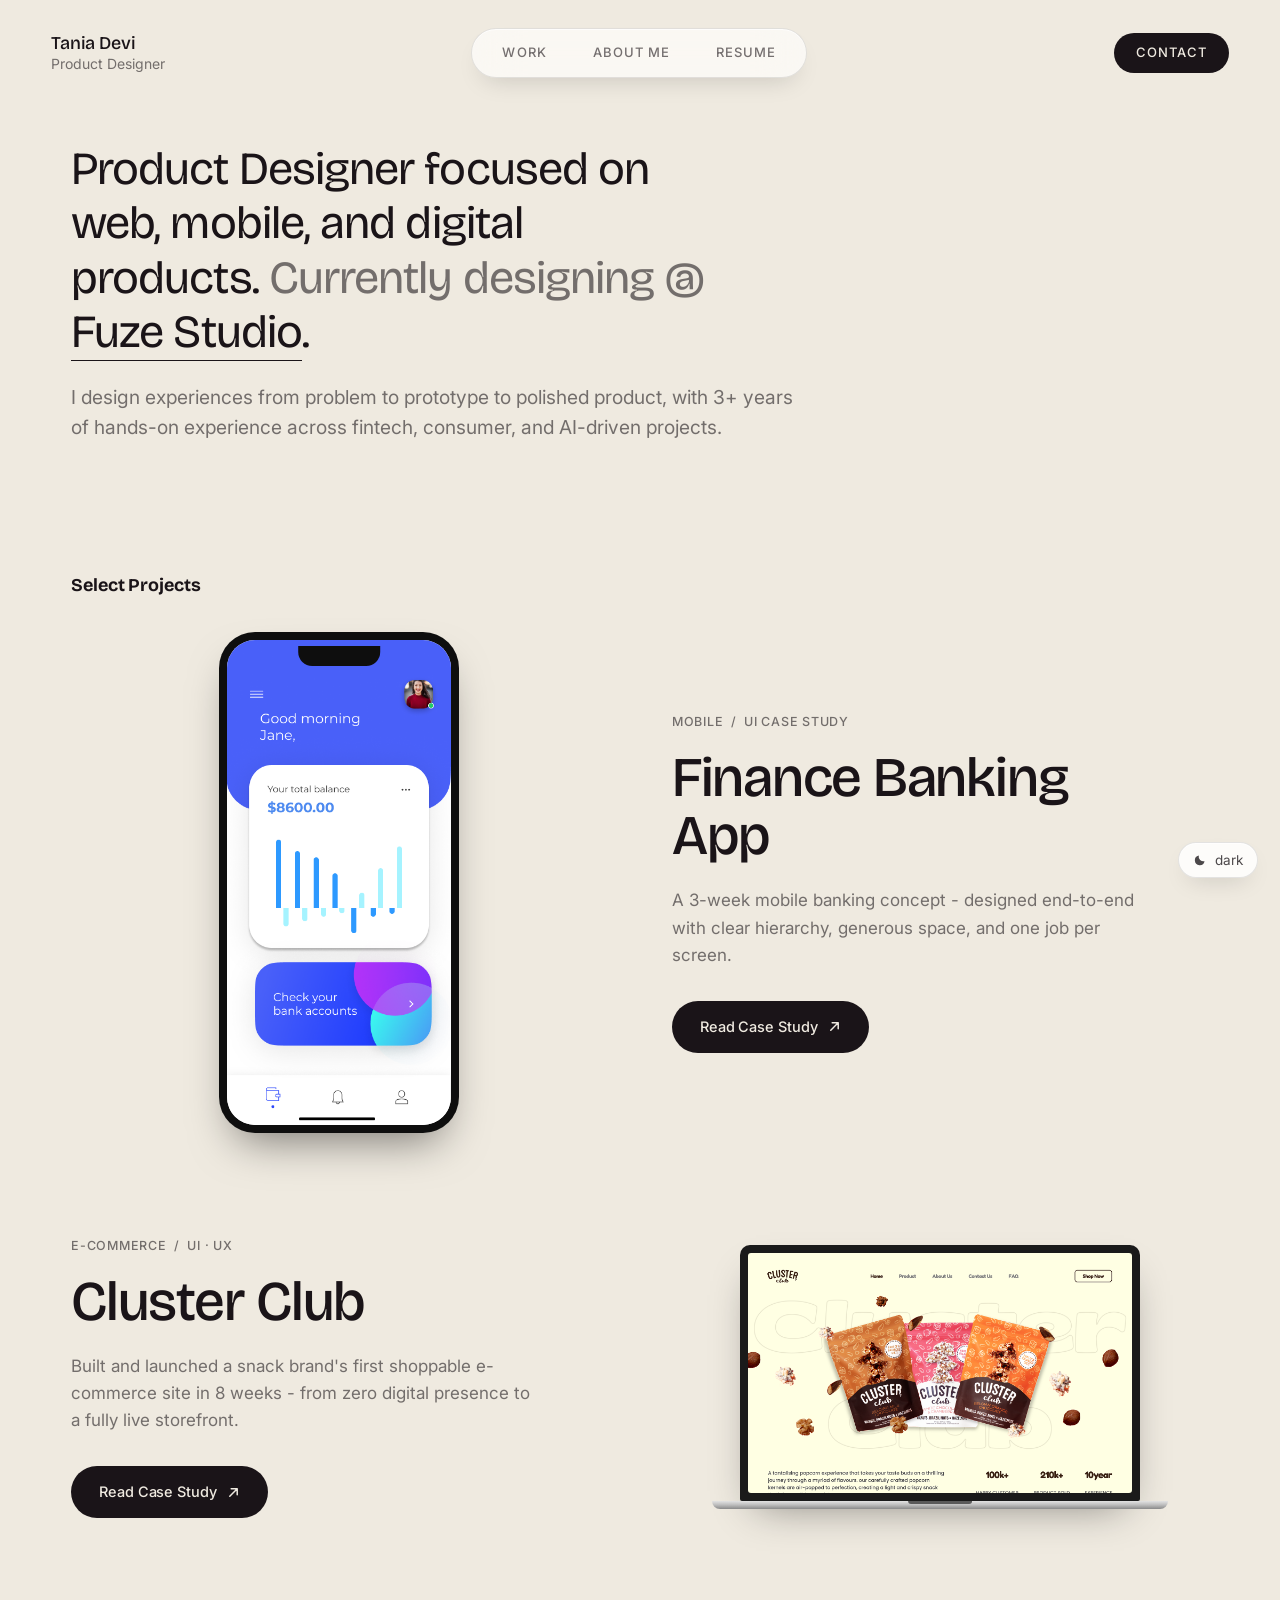
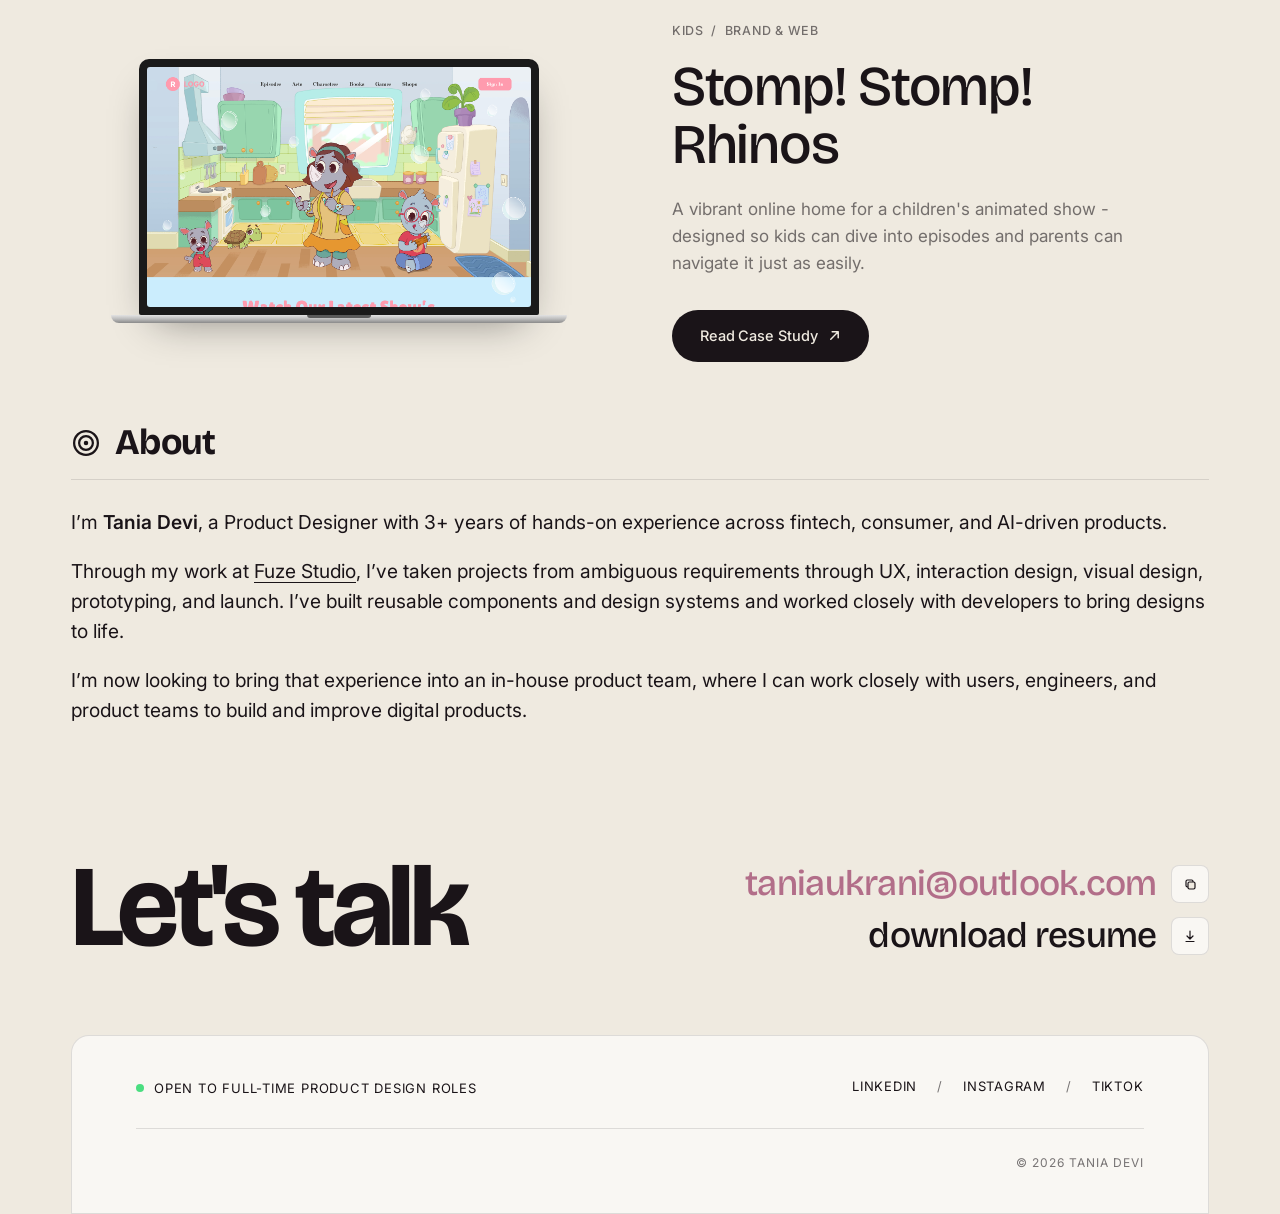
<file: index.html>
<!doctype html>
<html lang="en">
<head>
<meta charset="utf-8" />
<meta name="viewport" content="width=device-width,initial-scale=1" />
<title>Tania Devi - Product Designer</title>
<meta name="description" content="A personal portfolio. Selected work and contact." />

<link rel="preconnect" href="https://fonts.googleapis.com" />
<link rel="preconnect" href="https://fonts.gstatic.com" crossorigin />
<link href="https://fonts.googleapis.com/css2?family=Bricolage+Grotesque:opsz,wght@12..96,300;12..96,400;12..96,500;12..96,600&family=Inter:wght@300;400;500&family=JetBrains+Mono:wght@400&display=swap" rel="stylesheet" />

<style>
  :root{
    --bg:#0E2625;        /* deep teal */
    --ink:#EFEAE0;
    --mute:rgba(239,234,224,.58);
    --line:rgba(239,234,224,.14);
    --line-soft:rgba(239,234,224,.07);
    --highlight:#B26E89;
    --surface:rgba(255,255,255,.06);
    /* project card palette */
    --c1:#5B5FA1;  /* indigo */
    --c2:#2D7960;  /* teal-green */
    --c3:#4A82A8;  /* steel blue */
    --c4:#8A5A77;  /* plum */
    --c5:#C9824B;  /* terracotta */
    --c6:#7E8A6A;  /* sage */
    --c7:#7B3F1A;  /* cluster brown */
    --c-ink:#FBF6EE;
    --display:'Bricolage Grotesque','Inter',ui-sans-serif,sans-serif;
    --body:'Inter',ui-sans-serif,sans-serif;
    --mono:'JetBrains Mono',ui-monospace,Menlo,monospace;
  }
  html[data-theme="light"]{
    --bg:#EFEAE0;
    --ink:#1A1418;
    --mute:rgba(26,20,24,.58);
    --line:rgba(26,20,24,.12);
    --line-soft:rgba(26,20,24,.06);
    --surface:rgba(255,255,255,.6);
  }
  *,*::before,*::after{box-sizing:border-box}
  html,body{margin:0;padding:0;color:var(--ink);
    font-family:var(--body);font-size:17px;line-height:1.65;
    -webkit-font-smoothing:antialiased;-moz-osx-font-smoothing:grayscale;
    text-rendering:optimizeLegibility;
    transition:color .35s ease;}
  body{
    min-height:100vh;background:var(--bg);
    transition:background .35s ease;
  }
  html{scroll-behavior:smooth}
  ::selection{background:var(--ink);color:var(--bg)}

  .col{max-width:1240px;margin:0 auto;padding:0 clamp(20px,4vw,56px)}

  section.break{
    margin-left:0;margin-right:0;
    width:auto;max-width:none;
    position:static;left:auto;transform:none;
  }

  /* ── About block */
  .about-block{padding:64px 0}
  .about-head{display:flex;align-items:center;gap:14px;margin-bottom:18px}
  .about-icon{width:30px;height:30px;color:var(--ink);flex-shrink:0}
  .about-title{font-family:var(--display);font-weight:700;
    font-size:clamp(28px,3.4vw,36px);letter-spacing:-.02em;line-height:1;
    margin:0;color:var(--ink)}
  .about-rule{height:1px;background:var(--line);margin:0 0 28px}
  .about-body{margin:0;font-size:clamp(17px,1.5vw,20px);line-height:1.55;
    color:var(--ink);max-width:none;font-weight:400}
  .about-body + .about-body{margin-top:1em}
  .about-body b{font-weight:600;color:var(--ink)}
  .about-body .u{color:inherit;text-decoration:underline;
    text-underline-offset:4px;text-decoration-thickness:1px;
    transition:opacity .2s}
  .about-body .u:hover{opacity:.7}
  @media (max-width:560px){
    .about-block{padding:48px 0}
    .about-icon{width:24px;height:24px}
  }

  /* ── header */
  header.top{padding:28px clamp(20px,4vw,56px) 0}
  .head{display:flex;justify-content:space-between;align-items:center;
    gap:24px;flex-wrap:wrap;max-width:1240px;margin:0 auto}
  .head-left{display:flex;align-items:center;gap:14px;min-width:0}
  .head-id{display:flex;flex-direction:column;line-height:1.2;min-width:0}
  .head-id .nm{font-family:var(--display);font-weight:500;font-size:18px;
    letter-spacing:-.01em;color:var(--ink);text-decoration:none;
    white-space:nowrap;overflow:hidden;text-overflow:ellipsis}
  .head-id .rl{font-family:var(--body);font-size:14px;color:var(--mute);
    margin-top:2px}
  .head-center{display:flex;justify-content:center;flex:1}
  .head-right{display:flex;justify-content:flex-end;align-items:center}
  .head-cta{display:inline-flex;align-items:center;height:40px;
    padding:0 22px;border-radius:999px;
    background:var(--ink);color:var(--bg);
    font-family:var(--body);font-size:13px;font-weight:500;
    letter-spacing:.08em;text-transform:uppercase;text-decoration:none;
    transition:transform .25s cubic-bezier(.2,.7,.2,1),
               box-shadow .25s cubic-bezier(.2,.7,.2,1)}
  .head-cta:hover{transform:translateY(-2px);
    box-shadow:0 14px 28px -12px rgba(0,0,0,.35)}
  /* Hide Contact from the pill nav (it lives in head-right CTA on desktop) */
  .nav-bar a[href="#contact"]{display:none}
  @media (max-width:900px){
    .head{flex-wrap:wrap}
    .head-center{order:3;flex-basis:100%}
  }
  @media (max-width:560px){
    .head-id .rl{display:none}
  }

  .live{display:flex;flex-direction:column;align-items:flex-end;
    font-family:var(--mono);font-size:13px;color:var(--mute);
    line-height:1.4;text-align:right;white-space:nowrap}
  .live b{font-weight:500;color:var(--ink);margin-top:2px}

  /* ── pill nav */
  .nav-bar{display:inline-flex;align-items:center;gap:2px;
    padding:6px 8px;
    background:rgba(255,255,255,.05);
    backdrop-filter:blur(24px) saturate(160%);
    -webkit-backdrop-filter:blur(24px) saturate(160%);
    border:1px solid rgba(255,255,255,.14);
    border-radius:999px;
    box-shadow:0 1px 0 rgba(255,255,255,.10) inset,
               0 14px 30px -14px rgba(0,0,0,.55)}
  html[data-theme="light"] .nav-bar{
    background:rgba(255,255,255,.65);
    border:1px solid rgba(0,0,0,.10);
    box-shadow:0 1px 0 rgba(255,255,255,.7) inset,
               0 12px 26px -12px rgba(0,0,0,.18)}
  .nav-bar a{display:inline-flex;align-items:center;
    height:36px;padding:0 22px;border-radius:999px;
    color:color-mix(in oklab,var(--ink) 60%,transparent);
    text-decoration:none;
    font-family:var(--body);font-size:13px;font-weight:500;
    letter-spacing:.08em;text-transform:uppercase;
    transition:background .2s,color .2s}
  .nav-bar a:hover,.nav-bar a.active{
    background:color-mix(in oklab,var(--ink) 10%,transparent);
    color:var(--ink)}
  @media (max-width:900px){
    .nav-bar a{padding:0 16px;font-size:12px;letter-spacing:.06em;height:34px}
  }

  /* ── hamburger toggle (mobile only) */
  .nav-toggle{display:none;appearance:none;border:0;cursor:pointer;
    width:44px;height:44px;border-radius:999px;padding:0;
    background:rgba(255,255,255,.05);
    backdrop-filter:blur(24px) saturate(160%);
    -webkit-backdrop-filter:blur(24px) saturate(160%);
    border:1px solid rgba(255,255,255,.14);
    box-shadow:0 1px 0 rgba(255,255,255,.10) inset,
               0 14px 30px -14px rgba(0,0,0,.55);
    align-items:center;justify-content:center;color:var(--ink);
    transition:background .2s}
  html[data-theme="light"] .nav-toggle{
    background:rgba(255,255,255,.65);
    border:1px solid rgba(0,0,0,.10);
    box-shadow:0 1px 0 rgba(255,255,255,.7) inset,
               0 12px 26px -12px rgba(0,0,0,.18)}
  .nav-toggle .bars{position:relative;width:18px;height:14px;display:block}
  .nav-toggle .bars span{position:absolute;left:0;right:0;height:1.6px;
    background:currentColor;border-radius:2px;
    transition:transform .3s cubic-bezier(.2,.7,.2,1),
               top .3s cubic-bezier(.2,.7,.2,1),
               opacity .2s}
  .nav-toggle .bars span:nth-child(1){top:0}
  .nav-toggle .bars span:nth-child(2){top:6.2px}
  .nav-toggle .bars span:nth-child(3){top:12.4px}
  .nav-toggle[aria-expanded="true"] .bars span:nth-child(1){
    top:6.2px;transform:rotate(45deg)}
  .nav-toggle[aria-expanded="true"] .bars span:nth-child(2){opacity:0}
  .nav-toggle[aria-expanded="true"] .bars span:nth-child(3){
    top:6.2px;transform:rotate(-45deg)}
  @media (max-width:640px){
    .nav-bar{display:none}
    .nav-toggle{display:inline-flex;position:relative;z-index:60}
    .head-center{justify-content:flex-end;order:initial;flex-basis:auto}
    .head-cta{display:none}
    .nav-bar.is-open a[href="#contact"]{display:inline-flex}
    html .nav-bar.is-open,
    html[data-theme="light"] .nav-bar.is-open,
    html[data-theme="dark"] .nav-bar.is-open{
      display:flex;flex-direction:column;
      align-items:flex-start;justify-content:flex-start;
      position:fixed;inset:0;
      padding:110px clamp(24px,6vw,56px) 80px;margin:0;
      background:var(--ink);
      border:0;border-radius:0;
      box-shadow:none;
      backdrop-filter:none;-webkit-backdrop-filter:none;
      z-index:50;gap:24px;
      animation:overlay-in .4s cubic-bezier(.2,.7,.2,1) both}
    .nav-bar.is-open a,
    .nav-bar.is-open a:link,
    .nav-bar.is-open a:visited{
      height:auto;padding:0;
      font-family:var(--display);font-weight:500;
      font-size:clamp(32px,9vw,48px);
      letter-spacing:-.02em;text-transform:none;
      text-decoration:none;
      color:var(--bg);
      border:0;border-radius:0;background:transparent;
      box-shadow:none;
      opacity:0;transform:translateY(14px);
      animation:overlay-item .55s cubic-bezier(.2,.7,.2,1) both}
    .nav-bar.is-open a:nth-child(1){animation-delay:.08s}
    .nav-bar.is-open a:nth-child(2){animation-delay:.16s}
    .nav-bar.is-open a:nth-child(3){animation-delay:.24s}
    .nav-bar.is-open a:nth-child(4){
      margin-top:8px;
      padding:14px 28px;
      background:var(--bg);color:var(--ink);
      border-radius:24px;
      font-family:var(--body);font-weight:500;
      font-size:clamp(14px,4vw,16px);
      letter-spacing:.04em;text-transform:uppercase;
      transition:transform .25s cubic-bezier(.2,.7,.2,1),
                 box-shadow .25s cubic-bezier(.2,.7,.2,1);
      animation-delay:.32s}
    .nav-bar.is-open a:nth-child(4):hover,
    .nav-bar.is-open a:nth-child(4):active{
      background:var(--bg);color:var(--ink);opacity:1;
      transform:translateY(-2px);
      box-shadow:0 12px 28px -12px rgba(0,0,0,.45)}
    .nav-bar.is-open a:hover,
    .nav-bar.is-open a:active,
    .nav-bar.is-open a:focus,
    .nav-bar.is-open a.active{
      background:transparent;color:var(--bg);opacity:1;
      text-decoration:underline;
      text-underline-offset:8px;
      text-decoration-thickness:2px}
    html .nav-toggle[aria-expanded="true"],
    html[data-theme="light"] .nav-toggle[aria-expanded="true"],
    html[data-theme="dark"] .nav-toggle[aria-expanded="true"]{
      background:#fff;
      border:1px solid rgba(0,0,0,.1);
      box-shadow:0 1px 0 rgba(255,255,255,.7) inset,
                 0 12px 26px -12px rgba(0,0,0,.18);
      color:#1A1418}
  }
  @keyframes overlay-in{
    from{opacity:0}
    to{opacity:1}
  }
  @keyframes overlay-item{
    from{opacity:0;transform:translateY(14px)}
    to{opacity:1;transform:none}
  }

  /* ── floating theme toggle */
  .theme-side{position:fixed;bottom:22px;right:22px;z-index:40;
    appearance:none;height:36px;padding:0 14px;border-radius:999px;
    background:rgba(255,255,255,.07);
    backdrop-filter:blur(20px) saturate(150%);
    -webkit-backdrop-filter:blur(20px) saturate(150%);
    border:1px solid rgba(255,255,255,.16);
    box-shadow:0 1px 0 rgba(255,255,255,.12) inset,
               0 12px 28px -12px rgba(0,0,0,.55);
    color:color-mix(in oklab,var(--ink) 78%,transparent);
    font-family:var(--body);font-size:13.5px;cursor:pointer;
    display:inline-flex;align-items:center;gap:8px;
    transition:color .2s,background .2s,transform .2s}
  html[data-theme="light"] .theme-side{
    background:rgba(255,255,255,.85);
    border:1px solid rgba(0,0,0,.10);
    box-shadow:0 1px 0 rgba(255,255,255,.7) inset,
               0 10px 24px -10px rgba(0,0,0,.18)}
  .theme-side:hover{color:var(--ink);
    background:color-mix(in oklab,var(--ink) 8%,rgba(255,255,255,.08))}
  .theme-side svg{width:14px;height:14px;display:block}
  @media (max-width:560px){
    .theme-side{bottom:16px;right:16px;height:32px;padding:0 12px;font-size:13px}
  }

  hr{border:0;height:1px;background:var(--line);margin:36px 0}

  /* ── hero */
  .hero{padding:64px 0}
  .hero h1{font-family:var(--display);font-weight:400;
    font-size:clamp(32px,5.6vw,46px);line-height:1.18;letter-spacing:-.02em;
    margin:0;max-width:22ch;color:var(--ink);text-wrap:pretty}
  .hero h1 a{color:var(--ink);text-decoration:none;
    background-image:linear-gradient(currentColor,currentColor);
    background-repeat:no-repeat;background-position:0 100%;background-size:100% 1px;
    padding-bottom:2px;transition:background-size .4s}
  .hero h1 a:hover{background-size:100% 2px}
  .hero h1 .mute{color:var(--mute)}
  .hero .hero-sub{margin:24px 0 0;max-width:38em;font-size:clamp(17px,1.5vw,20px);
    line-height:1.55;color:var(--mute);text-wrap:pretty}

  /* ── section heads */
  h2{font-family:var(--display);font-weight:700;font-size:18px;letter-spacing:-.005em;
    margin:0 0 18px;color:var(--ink)}
  h2 .count{font-family:var(--mono);font-size:11px;color:var(--mute);
    letter-spacing:.04em;text-transform:uppercase;font-weight:400;margin-left:8px;
    vertical-align:1px}

  section{padding:64px 0}
  .hero{padding:64px 0}
  .about-block{padding:64px 0}

  /* ── item rows */
  .items{display:flex;flex-direction:column;gap:0;
    border-top:1px solid var(--line)}
  .item{display:block;text-decoration:none;color:inherit;
    padding:18px 0;border-bottom:1px solid var(--line);
    display:grid;grid-template-columns:1fr auto;gap:6px 18px;align-items:baseline;
    transition:padding-left .4s cubic-bezier(.2,.7,.2,1)}
  .item:hover{padding-left:8px}
  .item .cat{grid-column:1;font-family:var(--mono);font-size:11px;letter-spacing:.06em;
    text-transform:uppercase;color:var(--mute);grid-row:1}
  .item .yr{grid-column:2;font-family:var(--mono);font-size:11px;letter-spacing:.04em;
    color:var(--mute);grid-row:1;text-align:right;font-variant-numeric:tabular-nums}
  .item .t{grid-column:1/-1;grid-row:2;font-family:var(--display);font-weight:400;
    font-size:21px;line-height:1.3;letter-spacing:-.01em;color:var(--ink)}
  .item .d{grid-column:1/-1;grid-row:3;font-size:14.5px;color:var(--mute);
    line-height:1.55;max-width:54ch;margin-top:2px}
  .item .arr{grid-column:2;grid-row:2;color:var(--mute);transition:transform .3s,color .3s;
    font-size:18px;align-self:center}
  .item:hover .arr{transform:translate(4px,-2px);color:var(--ink)}

  /* ── project case-study cards */
  .cards{display:grid;grid-template-columns:repeat(3,minmax(0,1fr));gap:20px;margin-top:8px}
  @media (max-width:1000px){.cards{grid-template-columns:repeat(2,1fr)}}
  @media (max-width:640px){.cards{grid-template-columns:1fr}}

  /* ── project rows (alternating) */
  .proj-list{display:grid;gap:clamp(56px,8vw,120px);margin-top:32px}
  .proj{display:grid;grid-template-columns:1fr 1fr;
    gap:clamp(32px,5vw,72px);align-items:center}
  .proj:nth-child(even) .proj-media{order:2}
  .proj-media{position:relative;
    display:flex;align-items:center;justify-content:center;
    min-height:280px}
  .proj-media > img{position:relative;width:100%;max-width:400px;height:auto;
    display:block;border-radius:10px;
    box-shadow:0 24px 50px -20px rgba(0,0,0,.45)}

  /* laptop mockup frame */
  .device-laptop{position:relative;width:100%;max-width:400px}
  .device-laptop .screen{background:#1a1a1a;padding:8px 8px 8px;
    border-radius:10px 10px 2px 2px;
    box-shadow:0 20px 40px -16px rgba(0,0,0,.45)}
  .device-laptop .screen img{display:block;width:100%;
    aspect-ratio:16/10;object-fit:cover;object-position:top;
    border-radius:3px}
  .device-laptop .base{height:8px;margin:0 -28px;
    background:linear-gradient(180deg,#e2e2e2 0%,#bcbcbc 50%,#8a8a8a 100%);
    border-radius:0 0 10px 10px;position:relative}
  .device-laptop .base::after{content:"";position:absolute;
    left:50%;top:0;transform:translateX(-50%);
    width:14%;height:3px;background:#5a5a5a;
    border-radius:0 0 6px 6px}

  /* phone mockup frame */
  .device-phone{position:relative;width:100%;max-width:240px;
    padding:8px;background:#0e0e0e;border-radius:36px;
    box-shadow:0 22px 44px -16px rgba(0,0,0,.5)}
  .device-phone::before{content:"";position:absolute;
    top:14px;left:50%;transform:translateX(-50%);
    width:34%;height:20px;background:#0e0e0e;
    border-radius:0 0 14px 14px;z-index:2}
  .device-phone .screen{position:relative;overflow:hidden;
    aspect-ratio:9/19.5;background:#fff;border-radius:28px}
  .device-phone .screen img{display:block;width:100%;height:100%;
    object-fit:cover;object-position:top}
  /* interactive prototype stack - slide-up transition */
  .device-phone[data-proto]{cursor:pointer}
  .device-phone .proto-img{position:absolute;inset:0;
    width:100%;height:100%;object-fit:cover;object-position:top;
    opacity:0;transform:translateY(28%) scale(.97);
    transition:opacity .65s cubic-bezier(.2,.7,.2,1),
               transform .65s cubic-bezier(.2,.7,.2,1)}
  .device-phone .proto-img.is-active{
    opacity:1;transform:translateY(0) scale(1);z-index:1}
  .device-phone .proto-img.is-leaving{
    opacity:0;transform:translateY(-18%) scale(.98);z-index:2}
  .proto-dots{position:absolute;left:0;right:0;bottom:14px;
    display:flex;justify-content:center;gap:6px;z-index:3}
  .proto-dot{width:5px;height:5px;border-radius:50%;
    background:rgba(255,255,255,.4);
    transition:background .25s,width .25s}
  .proto-dot.is-active{background:#fff;width:16px;border-radius:3px}
  .proj-content{display:flex;flex-direction:column;align-items:flex-start}
  .proj-content .eye{font-family:var(--body);font-weight:500;font-size:12.5px;
    letter-spacing:.06em;text-transform:uppercase;color:var(--mute);
    margin-bottom:16px}
  .proj-content h3{font-family:var(--display);font-weight:500;
    font-size:clamp(34px,4.4vw,56px);letter-spacing:-.022em;line-height:1.04;
    color:var(--ink);margin:0 0 22px;max-width:14ch}
  .proj-content p{font-size:clamp(15px,1.4vw,17px);line-height:1.6;
    color:var(--mute);max-width:42ch;margin:0 0 32px}
  .proj-cta{display:inline-flex;align-items:center;gap:10px;
    padding:14px 28px;background:var(--ink);color:var(--bg);
    border-radius:999px;text-decoration:none;
    font-family:var(--body);font-size:14.5px;font-weight:500;letter-spacing:-.005em;
    transition:transform .25s cubic-bezier(.2,.7,.2,1),
               box-shadow .25s cubic-bezier(.2,.7,.2,1)}
  .proj-cta:hover{transform:translateY(-2px);
    box-shadow:0 14px 30px -12px color-mix(in oklab, var(--ink) 50%, transparent)}
  .proj-cta svg{width:13px;height:13px}
  @media (max-width:860px){
    .proj{grid-template-columns:1fr;gap:28px}
    .proj:nth-child(even) .proj-media{order:0}
    .proj-media{min-height:240px}
  }
  .card{position:relative;display:flex;flex-direction:column;text-decoration:none;
    color:var(--c-ink);border-radius:18px;padding:28px 28px 0;overflow:hidden;
    background:var(--card-c,var(--c1));min-height:430px;
    transition:transform .45s cubic-bezier(.2,.7,.2,1),box-shadow .45s;
    box-shadow:0 1px 0 rgba(255,255,255,.16) inset,0 14px 36px -22px rgba(0,0,0,.55)}
  .card:hover{transform:translateY(-4px);
    box-shadow:0 1px 0 rgba(255,255,255,.22) inset,0 22px 50px -22px rgba(0,0,0,.65)}
  .card .eye{font-family:var(--body);font-weight:500;font-size:12px;letter-spacing:.04em;
    text-transform:uppercase;color:var(--c-ink);opacity:.78}
  .card .t{font-family:var(--display);font-weight:500;
    font-size:clamp(28px,2.8vw,38px);line-height:1.04;letter-spacing:-.018em;
    margin:10px 0 0;max-width:11ch}
  .card .arr{position:absolute;top:22px;right:22px;width:38px;height:38px;
    border-radius:9px;background:rgba(255,255,255,.16);
    display:flex;align-items:center;justify-content:center;color:var(--c-ink);
    font-size:16px;transition:background .25s,transform .35s cubic-bezier(.2,.7,.2,1)}
  .card:hover .arr{background:rgba(255,255,255,.28);transform:translate(2px,-2px)}
  .card .copy{display:none}
  .card .frame{margin:auto -8px -2px;width:calc(100% + 16px);
    background:#fff;border-radius:10px 10px 0 0;overflow:hidden;
    box-shadow:0 -10px 28px rgba(0,0,0,.18)}
  .card .chrome{height:28px;display:flex;align-items:center;gap:5px;
    padding:0 12px;background:#F2EFEA;border-bottom:1px solid rgba(0,0,0,.06)}
  .card .chrome i{width:9px;height:9px;border-radius:50%;display:block}
  .card .d1{background:#FF5F57}
  .card .d2{background:#FEBC2E}
  .card .d3{background:#28C840}
  .card .shot{height:250px;position:relative;
    background:#FAF8F3;
    background-image:repeating-linear-gradient(45deg,transparent 0 12px,rgba(0,0,0,.045) 12px 13px);
    overflow:hidden}
  .card .shot img{width:100%;height:100%;object-fit:cover;object-position:top;display:block}
  @media (max-width:640px){
    .card{min-height:auto;padding:24px 22px 0}
    .card .arr{top:18px;right:18px;width:34px;height:34px}
    .card .frame{margin:28px -8px -2px}
  }

  /* ── contact */
  section.talk-full{padding:64px 0 0}
  .talk-row{display:grid;grid-template-columns:1fr 1fr;gap:clamp(40px,8vw,140px);
    align-items:start}
  .talk-big{font-family:var(--display);font-weight:700;
    font-size:clamp(56px,9vw,120px);line-height:.95;letter-spacing:-.04em;
    margin:0;color:var(--ink)}
  .talk-right{display:flex;flex-direction:column;gap:14px;align-self:end;
    padding-bottom:8px}
  .talk-line{display:flex;align-items:center;justify-content:flex-end;gap:14px;position:relative}
  .talk-line .lnk{font-family:var(--display);font-weight:500;
    font-size:clamp(22px,2.8vw,42px);line-height:1.05;letter-spacing:-.02em;
    text-decoration:none;color:var(--ink);transition:opacity .2s}
  .talk-line .lnk.email{color:var(--highlight)}
  .talk-line .lnk:hover{opacity:.7}
  .talk-line .icon-btn{width:38px;height:38px;border-radius:8px;
    background:var(--surface);border:1px solid var(--line);
    display:inline-flex;align-items:center;justify-content:center;
    color:var(--ink);text-decoration:none;flex-shrink:0;
    transition:background .2s,color .2s}
  .talk-line .icon-btn:hover{background:color-mix(in oklab,var(--ink) 10%,transparent)}
  .talk-line .icon-btn svg{width:14px;height:14px}
  .copied{position:absolute;right:0;top:calc(100% + 4px);
    font-family:var(--mono);font-size:11px;letter-spacing:.04em;
    color:#3aa56b;opacity:0;pointer-events:none;
    transition:opacity .25s}
  .copied.on{opacity:1}
  @media (max-width:760px){
    .talk-row{grid-template-columns:1fr}
    .talk-right{align-self:start;padding-bottom:0}
  }

  /* ── footer panel */
  .foot-panel{
    margin-top:clamp(40px,6vw,72px);
    padding:clamp(28px,4vw,40px) clamp(28px,5vw,72px);
    border:1px solid var(--line);border-radius:18px 18px 0 0;
    background:var(--surface)}
  .foot-grid{display:flex;justify-content:space-between;align-items:center;gap:24px;flex-wrap:wrap}
  .foot-grid .l{font-family:var(--body);font-size:13px;
    letter-spacing:.06em;text-transform:uppercase;color:var(--ink);
    display:flex;align-items:center;gap:10px}
  .foot-grid .dot{width:8px;height:8px;border-radius:50%;background:#4ade80;
    box-shadow:0 0 0 0 rgba(74,222,128,.6);
    animation:status-pulse 2.2s cubic-bezier(.4,0,.2,1) infinite}
  @keyframes status-pulse{
    0%{box-shadow:0 0 0 0 rgba(74,222,128,.6)}
    70%{box-shadow:0 0 0 10px rgba(74,222,128,0)}
    100%{box-shadow:0 0 0 0 rgba(74,222,128,0)}
  }
  .foot-grid .r{font-family:var(--body);font-size:13px;
    letter-spacing:.06em;text-transform:uppercase;color:var(--ink);
    display:flex;gap:20px}
  .foot-grid .r a{color:inherit;text-decoration:none;transition:opacity .2s}
  .foot-grid .r a:hover{opacity:.6}
  .foot-grid .r .sep{color:var(--mute)}
  .foot-rule{height:1px;background:var(--line);margin:28px 0 24px}
  .foot-meta{display:flex;justify-content:flex-end;
    font-family:var(--body);font-size:12px;
    letter-spacing:.08em;text-transform:uppercase;color:var(--mute)}
  @media (max-width:760px){
    .foot-grid{justify-content:flex-start}
    .foot-meta{justify-content:flex-start}
  }

  /* animated underline sweep on footer social links */
  .foot-grid .r a{position:relative;padding-bottom:3px;background-image:linear-gradient(currentColor,currentColor);
    background-repeat:no-repeat;background-position:0 100%;background-size:0 1px;
    transition:background-size .35s cubic-bezier(.2,.7,.2,1),opacity .2s}
  .foot-grid .r a:hover{background-size:100% 1px;opacity:1}

  /* ── small screens */
  @media (max-width:520px){
    .col{padding:0 22px}
    .hero{padding:48px 0}
    .live{text-align:left}
  }

  /* ────────── reveal / scroll animations ────────── */
  .r{opacity:0;transform:translateY(14px);
    transition:opacity .9s cubic-bezier(.2,.7,.2,1),transform .9s cubic-bezier(.2,.7,.2,1);
    will-change:opacity,transform}
  .r.in{opacity:1;transform:none}

  .r-stagger.in > .r{opacity:1;transform:none}
  .r-stagger.in > .r:nth-child(1){transition-delay:0ms}
  .r-stagger.in > .r:nth-child(2){transition-delay:80ms}
  .r-stagger.in > .r:nth-child(3){transition-delay:160ms}
  .r-stagger.in > .r:nth-child(4){transition-delay:240ms}
  .r-stagger.in > .r:nth-child(5){transition-delay:320ms}
  .r-stagger.in > .r:nth-child(6){transition-delay:400ms}

  /* card screenshot subtle scale + frame settle on hover */
  .card .frame{transition:transform .6s cubic-bezier(.2,.7,.2,1)}
  .card:hover .frame{transform:translateY(-4px)}
  .card .shot{transition:transform 1.1s cubic-bezier(.2,.7,.2,1)}
  .card:hover .shot{transform:scale(1.025)}

  /* nav slide-in on load */
  .nav-in{opacity:0;transform:translateY(-6px);
    transition:opacity .8s ease,transform .8s cubic-bezier(.2,.7,.2,1)}
  .nav-in.in{opacity:1;transform:none}

  /* hero word-by-word reveal */
  .h-word{display:inline-block;opacity:0;transform:translateY(.4em);
    transition:opacity .7s ease,transform .7s cubic-bezier(.2,.7,.2,1)}
  .h-word.in{opacity:1;transform:none}

  /* arrow chip nudge on first reveal */
  .card.in .arr{animation:arr-pulse .9s cubic-bezier(.2,.7,.2,1) .25s 1}
  @keyframes arr-pulse{
    0%{transform:translate(0,0) scale(.92);opacity:.4}
    60%{transform:translate(3px,-3px) scale(1);opacity:1}
    100%{transform:translate(0,0) scale(1);opacity:1}
  }

  .item{transition:padding-left .4s cubic-bezier(.2,.7,.2,1),background-color .3s}
  .item:hover{background:color-mix(in oklab,var(--ink) 4%,transparent)}

  /* respect reduced motion */
  @media (prefers-reduced-motion: reduce){
    .r,.h-word,.nav-in,.card .shot,.card .frame{
      transition:none !important;animation:none !important;
      transform:none !important;opacity:1 !important}
  }
</style>
</head>

<body>

<header class="top">
  <div class="head nav-in">
    <div class="head-left">
      <div class="head-id">
        <a class="nm" href="#top" id="top">Tania Devi</a>
        <span class="rl">Product Designer</span>
      </div>
    </div>

    <div class="head-center">
      <button class="nav-toggle" id="navToggle" type="button"
              aria-expanded="false" aria-controls="primaryNav" aria-label="Menu">
        <span class="bars"><span></span><span></span><span></span></span>
      </button>
      <nav class="nav-bar" id="primaryNav" aria-label="Primary">
        <a href="#work">Work</a>
        <a href="#about">About me</a>
        <a href="Tania_Devi_Resume.pdf" target="_blank" rel="noopener">Resume</a>
        <a href="#contact">Contact</a>
      </nav>
    </div>

    <div class="head-right">
      <a class="head-cta" href="#contact">Contact</a>
    </div>
  </div>
</header>

<button class="theme-side" id="themeBtn" aria-label="Toggle theme">
  <svg id="themeIcon" viewBox="0 0 16 16" fill="none" aria-hidden="true"></svg>
  <span id="themeLabel">dark</span>
</button>

<div class="col">

  <!-- ── Hero ─────────────────────────────────────────────────────────────── -->
  <section class="hero">
    <h1>
      Product Designer focused on web, mobile, and digital products.
      <span class="mute">Currently designing @</span>
      <a href="https://fuzestudio.co" target="_blank" rel="noopener">Fuze Studio</a>.
    </h1>
    <p class="hero-sub">I design experiences from problem to prototype to polished product, with 3+ years of hands-on experience across fintech, consumer, and AI-driven projects.</p>
  </section>

  <!-- ── Selected Projects ────────────────────────────────────────────────── -->
  <section id="work" class="break" style="padding:64px 0 0">
    <h2>Select Projects</h2>

    <div class="proj-list">

      <div class="proj r" style="--brand:#4756FF">
        <div class="proj-media">
          <div class="device-phone" data-proto>
            <div class="screen">
              <img class="proto-img is-active" src="project/projects/finance-app/01-account.png" alt="Finance Banking App bank account" />
              <img class="proto-img" src="project/projects/finance-app/02-transactions.png" alt="Finance Banking App transactions" />
              <img class="proto-img" src="project/projects/finance-app/03-track.png" alt="Finance Banking App track expenses" />
              <div class="proto-dots">
                <span class="proto-dot is-active"></span>
                <span class="proto-dot"></span>
                <span class="proto-dot"></span>
              </div>
            </div>
          </div>
        </div>
        <div class="proj-content">
          <div class="eye">Mobile &nbsp;/&nbsp; UI Case Study</div>
          <h3>Finance Banking App</h3>
          <p>A 3-week mobile banking concept - designed end-to-end with clear hierarchy, generous space, and one job per screen.</p>
          <a class="proj-cta" href="project/projects/Finance Banking App.html">
            Read Case Study
            <svg viewBox="0 0 14 14" fill="none" aria-hidden="true">
              <path d="M3 11L11 3M11 3H4.5M11 3V9.5" stroke="currentColor" stroke-width="1.6" stroke-linecap="round" stroke-linejoin="round"/>
            </svg>
          </a>
        </div>
      </div>

      <div class="proj r" style="--brand:#7B3F1A">
        <div class="proj-media">
          <div class="device-laptop">
            <div class="screen">
              <img src="project/projects/cluster-club/01-home.png" alt="Cluster Club homepage" />
            </div>
            <div class="base"></div>
          </div>
        </div>
        <div class="proj-content">
          <div class="eye">E-commerce &nbsp;/&nbsp; UI · UX</div>
          <h3>Cluster Club</h3>
          <p>Built and launched a snack brand's first shoppable e-commerce site in 8 weeks - from zero digital presence to a fully live storefront.</p>
          <a class="proj-cta" href="project/projects/Cluster Club.html">
            Read Case Study
            <svg viewBox="0 0 14 14" fill="none" aria-hidden="true">
              <path d="M3 11L11 3M11 3H4.5M11 3V9.5" stroke="currentColor" stroke-width="1.6" stroke-linecap="round" stroke-linejoin="round"/>
            </svg>
          </a>
        </div>
      </div>

      <div class="proj r" style="--brand:#EA6C94">
        <div class="proj-media">
          <div class="device-laptop">
            <div class="screen">
              <img src="project/projects/kids-show/01-hero.png" alt="Stomp Stomp Rhinos kids show website" />
            </div>
            <div class="base"></div>
          </div>
        </div>
        <div class="proj-content">
          <div class="eye">Kids &nbsp;/&nbsp; Brand &amp; Web</div>
          <h3>Stomp! Stomp! Rhinos</h3>
          <p>A vibrant online home for a children's animated show - designed so kids can dive into episodes and parents can navigate it just as easily.</p>
          <a class="proj-cta" href="project/projects/Stomp Stomp Rhinos.html">
            Read Case Study
            <svg viewBox="0 0 14 14" fill="none" aria-hidden="true">
              <path d="M3 11L11 3M11 3H4.5M11 3V9.5" stroke="currentColor" stroke-width="1.6" stroke-linecap="round" stroke-linejoin="round"/>
            </svg>
          </a>
        </div>
      </div>

    </div>
  </section>

  <!-- ── About ────────────────────────────────────────────────────────────── -->
  <section id="about" class="break about-block">
    <div class="about-head">
      <svg class="about-icon" viewBox="0 0 24 24" fill="none" aria-hidden="true">
        <circle cx="12" cy="12" r="9.5" stroke="currentColor" stroke-width="1.8"/>
        <circle cx="12" cy="12" r="5.5" stroke="currentColor" stroke-width="1.8"/>
        <circle cx="12" cy="12" r="1.8" fill="currentColor"/>
      </svg>
      <h2 class="about-title">About</h2>
    </div>
    <div class="about-rule"></div>
    <p class="about-body">I’m <b>Tania Devi</b>, a Product Designer with 3+ years of hands-on experience across fintech, consumer, and AI-driven products.</p>
    <p class="about-body">Through my work at <a class="u" href="https://fuzestudio.co" target="_blank" rel="noopener">Fuze Studio</a>, I’ve taken projects from ambiguous requirements through UX, interaction design, visual design, prototyping, and launch. I’ve built reusable components and design systems and worked closely with developers to bring designs to life.</p>
    <p class="about-body">I’m now looking to bring that experience into an in-house product team, where I can work closely with users, engineers, and product teams to build and improve digital products.</p>
  </section>

  <!-- ── Contact ──────────────────────────────────────────────────────────── -->
  <section id="contact" class="talk-full">
    <div class="talk-row">
      <h2 class="talk-big">Let's talk</h2>
      <div class="talk-right">
        <div class="talk-line">
          <a class="lnk email" href="mailto:taniaukrani@outlook.com" id="emailBtn">taniaukrani@outlook.com</a>
          <button class="icon-btn" id="emailBtn2" aria-label="Copy email">
            <svg viewBox="0 0 14 14" fill="none"><rect x="3" y="3" width="7" height="7" rx="1.4" stroke="currentColor" stroke-width="1.2"/><rect x="5" y="5" width="7" height="7" rx="1.4" stroke="currentColor" stroke-width="1.2" fill="var(--bg)"/></svg>
          </button>
          <span class="copied" id="copied">copied</span>
        </div>
        <div class="talk-line">
          <a class="lnk" href="Tania_Devi_Resume.pdf" target="_blank" rel="noopener">download resume</a>
          <a class="icon-btn" href="Tania_Devi_Resume.pdf" target="_blank" rel="noopener" aria-label="Download résumé">
            <svg viewBox="0 0 14 14" fill="none"><path d="M7 2v8M4 7l3 3 3-3M3 12.5h8" stroke="currentColor" stroke-width="1.2" stroke-linecap="round" stroke-linejoin="round"/></svg>
          </a>
        </div>
      </div>
    </div>

    <div class="foot-panel">
      <div class="foot-grid">
        <div class="l"><span class="dot"></span>Open to full-time product design roles</div>
        <div class="r">
          <a href="https://www.linkedin.com/in/taniadevi/" target="_blank" rel="noopener">LinkedIn</a><span class="sep">/</span>
          <a href="https://www.instagram.com/fuzestudio.co/" target="_blank" rel="noopener">Instagram</a><span class="sep">/</span>
          <a href="https://www.tiktok.com/@fuzestudio.co" target="_blank" rel="noopener">TikTok</a>
        </div>
      </div>
      <div class="foot-rule"></div>
      <div class="foot-meta">
        <div>© 2026 Tania Devi</div>
      </div>
    </div>
  </section>

</div><!-- /.col -->

<script>
(function(){
  var html = document.documentElement;
  var btn  = document.getElementById('themeBtn');
  var label = document.getElementById('themeLabel');
  var icon  = document.getElementById('themeIcon');
  var KEY   = 'portfolio-simple-theme';
  var MOON  = '<path d="M13.2 9.4A5.6 5.6 0 0 1 6.6 2.8a5.6 5.6 0 1 0 6.6 6.6Z" fill="currentColor"/>';
  var SUN   = '<circle cx="8" cy="8" r="3.1" fill="currentColor"/>'
            + '<g stroke="currentColor" stroke-width="1.2" stroke-linecap="round">'
            + '<path d="M8 1.6V3"/><path d="M8 13v1.4"/>'
            + '<path d="M1.6 8H3"/><path d="M13 8h1.4"/>'
            + '<path d="M3.4 3.4l1 1"/><path d="M11.6 11.6l1 1"/>'
            + '<path d="M12.6 3.4l-1 1"/><path d="M4.4 11.6l-1 1"/></g>';

  function setTheme(t){
    html.dataset.theme = t;
    if (t === 'dark') { label.textContent = 'light'; icon.innerHTML = SUN; }
    else              { label.textContent = 'dark';  icon.innerHTML = MOON; }
    try { localStorage.setItem(KEY, t); } catch(e){}
  }
  try {
    var saved = localStorage.getItem(KEY);
    setTheme(saved || 'light');
  } catch(e) { setTheme('light'); }

  if (btn) btn.addEventListener('click', function(){
    setTheme(html.dataset.theme === 'dark' ? 'light' : 'dark');
  });

  // copy email
  var emailLink = document.getElementById('emailBtn');
  var copyBtn   = document.getElementById('emailBtn2');
  var copied    = document.getElementById('copied');
  function copyEmail(e){
    e.preventDefault();
    var addr = (emailLink.textContent || '').trim();
    if (navigator.clipboard) {
      navigator.clipboard.writeText(addr).catch(function(){});
    }
    copied.classList.add('on');
    setTimeout(function(){ copied.classList.remove('on'); }, 1500);
  }
  if (emailLink) emailLink.addEventListener('click', copyEmail);
  if (copyBtn)   copyBtn.addEventListener('click', copyEmail);
})();

/* ────────── scroll reveal animations ────────── */
(function(){
  if (window.matchMedia('(prefers-reduced-motion: reduce)').matches) return;

  var selectors = [
    '.hero h1',
    'section > h2',
    'section > p',
    '.about-body',
    '.talk-big',
    '.talk-right',
    '.foot-panel'
  ];
  selectors.forEach(function(sel){
    document.querySelectorAll(sel).forEach(function(el){
      if (!el.classList.contains('r')) el.classList.add('r');
    });
  });

  document.querySelectorAll('.cards').forEach(function(g){
    g.classList.add('r-stagger');
    Array.prototype.slice.call(g.children).forEach(function(c){
      if (!c.classList.contains('r')) c.classList.add('r');
    });
  });

  var io = new IntersectionObserver(function(entries){
    entries.forEach(function(e){
      if (!e.isIntersecting) return;
      e.target.classList.add('in');
      io.unobserve(e.target);
    });
  }, { threshold: 0.1, rootMargin: '0px 0px -5% 0px' });

  document.querySelectorAll('.r').forEach(function(el){
    if (!el.parentElement.classList.contains('r-stagger')) io.observe(el);
  });
  document.querySelectorAll('.r-stagger').forEach(function(el){ io.observe(el); });

  // header slide-in on load
  var head = document.querySelector('.head.nav-in');
  var nav  = document.querySelector('.nav-bar');
  if (nav) nav.classList.add('nav-in');
  requestAnimationFrame(function(){
    setTimeout(function(){
      if (head) head.classList.add('in');
      if (nav)  nav.classList.add('in');
    }, 80);
  });

  // hamburger toggle (mobile)
  var navToggle = document.getElementById('navToggle');
  if (navToggle && nav) {
    var setOpen = function(open){
      navToggle.setAttribute('aria-expanded', open ? 'true' : 'false');
      nav.classList.toggle('is-open', open);
      document.body.style.overflow = open ? 'hidden' : '';
    };
    navToggle.addEventListener('click', function(){
      setOpen(navToggle.getAttribute('aria-expanded') !== 'true');
    });
    nav.querySelectorAll('a').forEach(function(a){
      a.addEventListener('click', function(){ setOpen(false); });
    });
    document.addEventListener('click', function(e){
      if (navToggle.getAttribute('aria-expanded') !== 'true') return;
      if (nav.contains(e.target) || navToggle.contains(e.target)) return;
      setOpen(false);
    });
  }

  // hero word-by-word reveal
  var h1 = document.querySelector('.hero h1');
  if (h1) {
    var nodes = Array.prototype.slice.call(h1.childNodes);
    var frag = document.createDocumentFragment();
    nodes.forEach(function(node){
      if (node.nodeType === 3) {
        node.textContent.split(/(\s+)/).forEach(function(w){
          if (/^\s+$/.test(w)) { frag.appendChild(document.createTextNode(w)); }
          else if (w.length) {
            var s = document.createElement('span');
            s.className = 'h-word'; s.textContent = w;
            frag.appendChild(s);
          }
        });
      } else if (node.nodeType === 1) {
        var inner = node.textContent || '';
        node.textContent = '';
        inner.split(/(\s+)/).forEach(function(w){
          if (/^\s+$/.test(w)) { node.appendChild(document.createTextNode(w)); }
          else if (w.length) {
            var s = document.createElement('span');
            s.className = 'h-word'; s.textContent = w;
            node.appendChild(s);
          }
        });
        frag.appendChild(node);
      }
    });
    h1.innerHTML = '';
    h1.appendChild(frag);
    h1.querySelectorAll('.h-word').forEach(function(w, i){
      w.style.transitionDelay = (180 + i * 55) + 'ms';
      setTimeout(function(){ w.classList.add('in'); }, 60);
    });
  }

  // ── interactive phone prototype: auto-cycle + click to advance
  document.querySelectorAll('.device-phone[data-proto]').forEach(function(phone){
    var imgs = phone.querySelectorAll('.proto-img');
    var dots = phone.querySelectorAll('.proto-dot');
    if (!imgs.length) return;
    var i = 0, timer = null, paused = false;
    function show(n){
      var prev = i;
      i = (n + imgs.length) % imgs.length;
      imgs.forEach(function(el, k){
        el.classList.toggle('is-active', k === i);
        el.classList.toggle('is-leaving', k === prev && k !== i);
      });
      dots.forEach(function(el, k){ el.classList.toggle('is-active', k === i); });
    }
    function next(){ if (!paused) show(i + 1); }
    function start(){ stop(); timer = setInterval(next, 2800); }
    function stop(){ if (timer) clearInterval(timer); timer = null; }
    phone.addEventListener('click', function(){ show(i + 1); start(); });
    phone.addEventListener('mouseenter', function(){ paused = true; });
    phone.addEventListener('mouseleave', function(){ paused = false; });
    // start cycling only when scrolled into view
    var io = new IntersectionObserver(function(es){
      es.forEach(function(e){
        if (e.isIntersecting) { start(); }
        else { stop(); }
      });
    }, { threshold: 0.3 });
    io.observe(phone);
  });
})();
</script>

<script src="project/image-slot.js"></script>
</body>
</html>
</file>
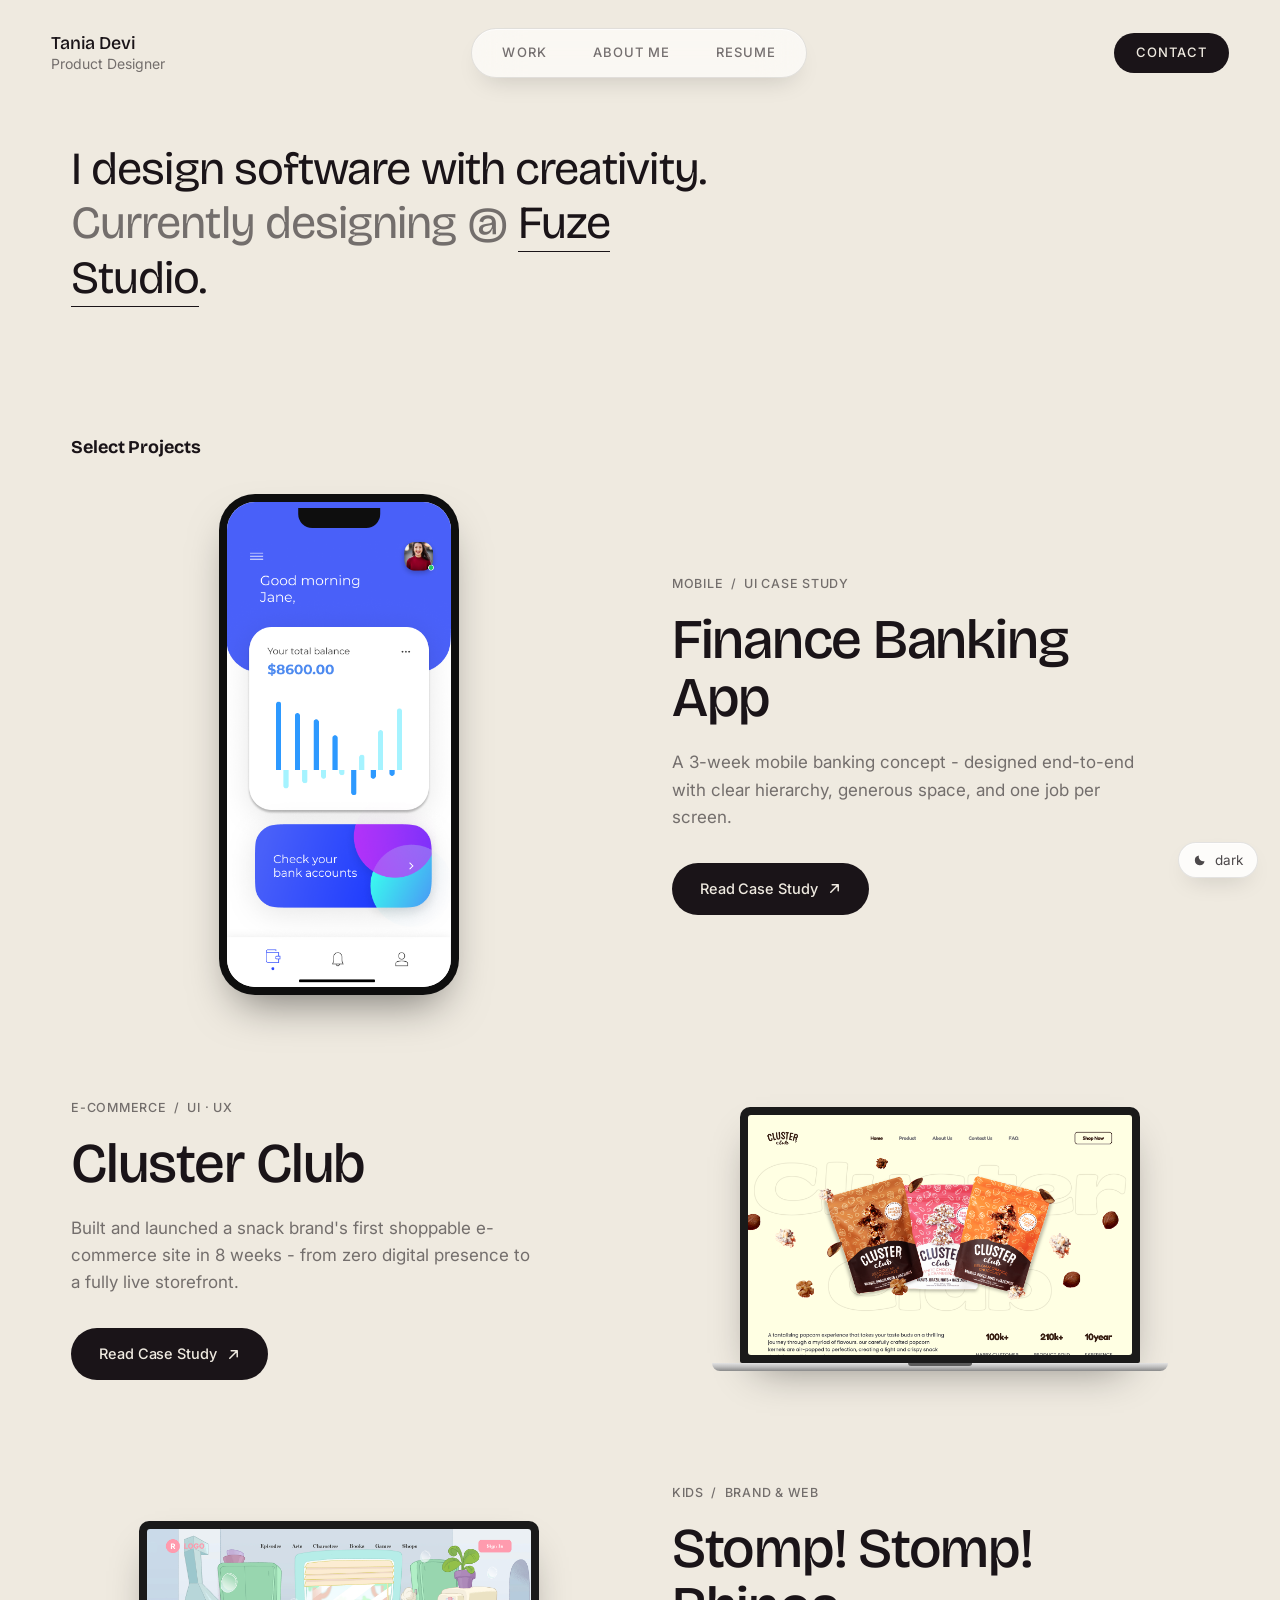
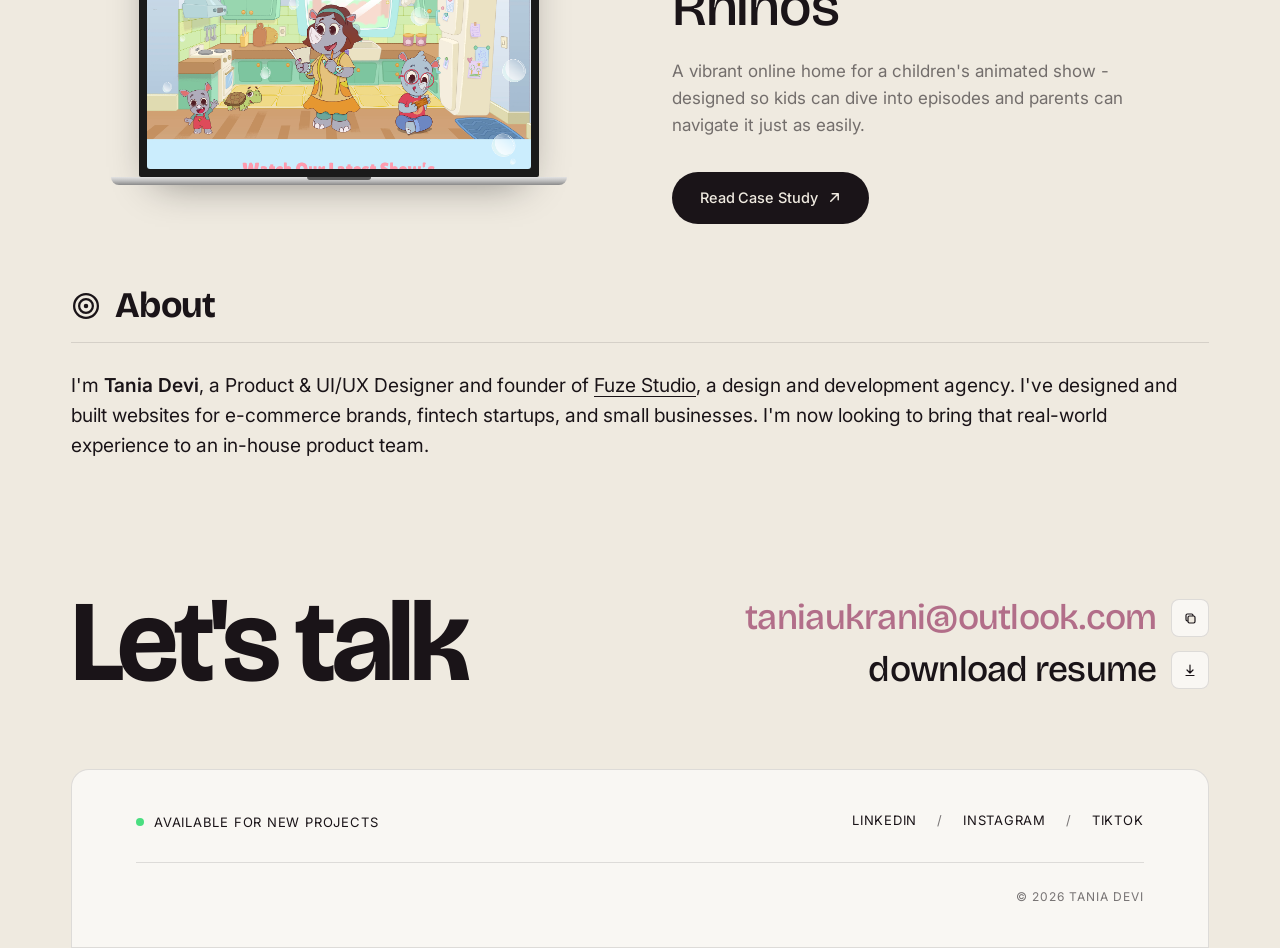
<file: project/Portfolio Simple.html>
<!doctype html>
<html lang="en">
<head>
<meta charset="utf-8" />
<meta name="viewport" content="width=device-width,initial-scale=1" />
<title>Tania Devi - Product Designer</title>
<meta name="description" content="A personal portfolio. Selected work and contact." />

<link rel="preconnect" href="https://fonts.googleapis.com" />
<link rel="preconnect" href="https://fonts.gstatic.com" crossorigin />
<link href="https://fonts.googleapis.com/css2?family=Bricolage+Grotesque:opsz,wght@12..96,300;12..96,400;12..96,500;12..96,600&family=Inter:wght@300;400;500&family=JetBrains+Mono:wght@400&display=swap" rel="stylesheet" />

<style>
  :root{
    --bg:#0E2625;        /* deep teal */
    --ink:#EFEAE0;
    --mute:rgba(239,234,224,.58);
    --line:rgba(239,234,224,.14);
    --line-soft:rgba(239,234,224,.07);
    --highlight:#B26E89;
    --surface:rgba(255,255,255,.06);
    /* project card palette */
    --c1:#5B5FA1;  /* indigo */
    --c2:#2D7960;  /* teal-green */
    --c3:#4A82A8;  /* steel blue */
    --c4:#8A5A77;  /* plum */
    --c5:#C9824B;  /* terracotta */
    --c6:#7E8A6A;  /* sage */
    --c7:#7B3F1A;  /* cluster brown */
    --c-ink:#FBF6EE;
    --display:'Bricolage Grotesque','Inter',ui-sans-serif,sans-serif;
    --body:'Inter',ui-sans-serif,sans-serif;
    --mono:'JetBrains Mono',ui-monospace,Menlo,monospace;
  }
  html[data-theme="light"]{
    --bg:#EFEAE0;
    --ink:#1A1418;
    --mute:rgba(26,20,24,.58);
    --line:rgba(26,20,24,.12);
    --line-soft:rgba(26,20,24,.06);
    --surface:rgba(255,255,255,.6);
  }
  *,*::before,*::after{box-sizing:border-box}
  html,body{margin:0;padding:0;color:var(--ink);
    font-family:var(--body);font-size:17px;line-height:1.65;
    -webkit-font-smoothing:antialiased;-moz-osx-font-smoothing:grayscale;
    text-rendering:optimizeLegibility;
    transition:color .35s ease;}
  body{
    min-height:100vh;background:var(--bg);
    transition:background .35s ease;
  }
  html{scroll-behavior:smooth}
  ::selection{background:var(--ink);color:var(--bg)}

  .col{max-width:1240px;margin:0 auto;padding:0 clamp(20px,4vw,56px)}

  section.break{
    margin-left:0;margin-right:0;
    width:auto;max-width:none;
    position:static;left:auto;transform:none;
  }

  /* ── About block */
  .about-block{padding:64px 0}
  .about-head{display:flex;align-items:center;gap:14px;margin-bottom:18px}
  .about-icon{width:30px;height:30px;color:var(--ink);flex-shrink:0}
  .about-title{font-family:var(--display);font-weight:700;
    font-size:clamp(28px,3.4vw,36px);letter-spacing:-.02em;line-height:1;
    margin:0;color:var(--ink)}
  .about-rule{height:1px;background:var(--line);margin:0 0 28px}
  .about-body{margin:0;font-size:clamp(17px,1.5vw,20px);line-height:1.55;
    color:var(--ink);max-width:none;font-weight:400}
  .about-body b{font-weight:600;color:var(--ink)}
  .about-body .u{color:inherit;text-decoration:underline;
    text-underline-offset:4px;text-decoration-thickness:1px;
    transition:opacity .2s}
  .about-body .u:hover{opacity:.7}
  @media (max-width:560px){
    .about-block{padding:48px 0}
    .about-icon{width:24px;height:24px}
  }

  /* ── header */
  header.top{padding:28px clamp(20px,4vw,56px) 0}
  .head{display:flex;justify-content:space-between;align-items:center;
    gap:24px;flex-wrap:wrap;max-width:1240px;margin:0 auto}
  .head-left{display:flex;align-items:center;gap:14px;min-width:0}
  .head-id{display:flex;flex-direction:column;line-height:1.2;min-width:0}
  .head-id .nm{font-family:var(--display);font-weight:500;font-size:18px;
    letter-spacing:-.01em;color:var(--ink);text-decoration:none;
    white-space:nowrap;overflow:hidden;text-overflow:ellipsis}
  .head-id .rl{font-family:var(--body);font-size:14px;color:var(--mute);
    margin-top:2px}
  .head-center{display:flex;justify-content:center;flex:1}
  .head-right{display:flex;justify-content:flex-end;align-items:center}
  .head-cta{display:inline-flex;align-items:center;height:40px;
    padding:0 22px;border-radius:999px;
    background:var(--ink);color:var(--bg);
    font-family:var(--body);font-size:13px;font-weight:500;
    letter-spacing:.08em;text-transform:uppercase;text-decoration:none;
    transition:transform .25s cubic-bezier(.2,.7,.2,1),
               box-shadow .25s cubic-bezier(.2,.7,.2,1)}
  .head-cta:hover{transform:translateY(-2px);
    box-shadow:0 14px 28px -12px rgba(0,0,0,.35)}
  /* Hide Contact from the pill nav (it lives in head-right CTA on desktop) */
  .nav-bar a[href="#contact"]{display:none}
  @media (max-width:900px){
    .head{flex-wrap:wrap}
    .head-center{order:3;flex-basis:100%}
  }
  @media (max-width:560px){
    .head-id .rl{display:none}
  }

  .live{display:flex;flex-direction:column;align-items:flex-end;
    font-family:var(--mono);font-size:13px;color:var(--mute);
    line-height:1.4;text-align:right;white-space:nowrap}
  .live b{font-weight:500;color:var(--ink);margin-top:2px}

  /* ── pill nav */
  .nav-bar{display:inline-flex;align-items:center;gap:2px;
    padding:6px 8px;
    background:rgba(255,255,255,.05);
    backdrop-filter:blur(24px) saturate(160%);
    -webkit-backdrop-filter:blur(24px) saturate(160%);
    border:1px solid rgba(255,255,255,.14);
    border-radius:999px;
    box-shadow:0 1px 0 rgba(255,255,255,.10) inset,
               0 14px 30px -14px rgba(0,0,0,.55)}
  html[data-theme="light"] .nav-bar{
    background:rgba(255,255,255,.65);
    border:1px solid rgba(0,0,0,.10);
    box-shadow:0 1px 0 rgba(255,255,255,.7) inset,
               0 12px 26px -12px rgba(0,0,0,.18)}
  .nav-bar a{display:inline-flex;align-items:center;
    height:36px;padding:0 22px;border-radius:999px;
    color:color-mix(in oklab,var(--ink) 60%,transparent);
    text-decoration:none;
    font-family:var(--body);font-size:13px;font-weight:500;
    letter-spacing:.08em;text-transform:uppercase;
    transition:background .2s,color .2s}
  .nav-bar a:hover,.nav-bar a.active{
    background:color-mix(in oklab,var(--ink) 10%,transparent);
    color:var(--ink)}
  @media (max-width:900px){
    .nav-bar a{padding:0 16px;font-size:12px;letter-spacing:.06em;height:34px}
  }

  /* ── hamburger toggle (mobile only) */
  .nav-toggle{display:none;appearance:none;border:0;cursor:pointer;
    width:44px;height:44px;border-radius:999px;padding:0;
    background:rgba(255,255,255,.05);
    backdrop-filter:blur(24px) saturate(160%);
    -webkit-backdrop-filter:blur(24px) saturate(160%);
    border:1px solid rgba(255,255,255,.14);
    box-shadow:0 1px 0 rgba(255,255,255,.10) inset,
               0 14px 30px -14px rgba(0,0,0,.55);
    align-items:center;justify-content:center;color:var(--ink);
    transition:background .2s}
  html[data-theme="light"] .nav-toggle{
    background:rgba(255,255,255,.65);
    border:1px solid rgba(0,0,0,.10);
    box-shadow:0 1px 0 rgba(255,255,255,.7) inset,
               0 12px 26px -12px rgba(0,0,0,.18)}
  .nav-toggle .bars{position:relative;width:18px;height:14px;display:block}
  .nav-toggle .bars span{position:absolute;left:0;right:0;height:1.6px;
    background:currentColor;border-radius:2px;
    transition:transform .3s cubic-bezier(.2,.7,.2,1),
               top .3s cubic-bezier(.2,.7,.2,1),
               opacity .2s}
  .nav-toggle .bars span:nth-child(1){top:0}
  .nav-toggle .bars span:nth-child(2){top:6.2px}
  .nav-toggle .bars span:nth-child(3){top:12.4px}
  .nav-toggle[aria-expanded="true"] .bars span:nth-child(1){
    top:6.2px;transform:rotate(45deg)}
  .nav-toggle[aria-expanded="true"] .bars span:nth-child(2){opacity:0}
  .nav-toggle[aria-expanded="true"] .bars span:nth-child(3){
    top:6.2px;transform:rotate(-45deg)}
  @media (max-width:640px){
    .nav-bar{display:none}
    .nav-toggle{display:inline-flex;position:relative;z-index:60}
    .head-center{justify-content:flex-end;order:initial;flex-basis:auto}
    .head-cta{display:none}
    .nav-bar.is-open a[href="#contact"]{display:inline-flex}
    html .nav-bar.is-open,
    html[data-theme="light"] .nav-bar.is-open,
    html[data-theme="dark"] .nav-bar.is-open{
      display:flex;flex-direction:column;
      align-items:flex-start;justify-content:flex-start;
      position:fixed;inset:0;
      padding:110px clamp(24px,6vw,56px) 80px;margin:0;
      background:var(--ink);
      border:0;border-radius:0;
      box-shadow:none;
      backdrop-filter:none;-webkit-backdrop-filter:none;
      z-index:50;gap:24px;
      animation:overlay-in .4s cubic-bezier(.2,.7,.2,1) both}
    .nav-bar.is-open a,
    .nav-bar.is-open a:link,
    .nav-bar.is-open a:visited{
      height:auto;padding:0;
      font-family:var(--display);font-weight:500;
      font-size:clamp(32px,9vw,48px);
      letter-spacing:-.02em;text-transform:none;
      text-decoration:none;
      color:var(--bg);
      border:0;border-radius:0;background:transparent;
      box-shadow:none;
      opacity:0;transform:translateY(14px);
      animation:overlay-item .55s cubic-bezier(.2,.7,.2,1) both}
    .nav-bar.is-open a:nth-child(1){animation-delay:.08s}
    .nav-bar.is-open a:nth-child(2){animation-delay:.16s}
    .nav-bar.is-open a:nth-child(3){animation-delay:.24s}
    .nav-bar.is-open a:nth-child(4){
      margin-top:8px;
      padding:14px 28px;
      background:var(--bg);color:var(--ink);
      border-radius:24px;
      font-family:var(--body);font-weight:500;
      font-size:clamp(14px,4vw,16px);
      letter-spacing:.04em;text-transform:uppercase;
      transition:transform .25s cubic-bezier(.2,.7,.2,1),
                 box-shadow .25s cubic-bezier(.2,.7,.2,1);
      animation-delay:.32s}
    .nav-bar.is-open a:nth-child(4):hover,
    .nav-bar.is-open a:nth-child(4):active{
      background:var(--bg);color:var(--ink);opacity:1;
      transform:translateY(-2px);
      box-shadow:0 12px 28px -12px rgba(0,0,0,.45)}
    .nav-bar.is-open a:hover,
    .nav-bar.is-open a:active,
    .nav-bar.is-open a:focus,
    .nav-bar.is-open a.active{
      background:transparent;color:var(--bg);opacity:1;
      text-decoration:underline;
      text-underline-offset:8px;
      text-decoration-thickness:2px}
    html .nav-toggle[aria-expanded="true"],
    html[data-theme="light"] .nav-toggle[aria-expanded="true"],
    html[data-theme="dark"] .nav-toggle[aria-expanded="true"]{
      background:#fff;
      border:1px solid rgba(0,0,0,.1);
      box-shadow:0 1px 0 rgba(255,255,255,.7) inset,
                 0 12px 26px -12px rgba(0,0,0,.18);
      color:#1A1418}
  }
  @keyframes overlay-in{
    from{opacity:0}
    to{opacity:1}
  }
  @keyframes overlay-item{
    from{opacity:0;transform:translateY(14px)}
    to{opacity:1;transform:none}
  }

  /* ── floating theme toggle */
  .theme-side{position:fixed;bottom:22px;right:22px;z-index:40;
    appearance:none;height:36px;padding:0 14px;border-radius:999px;
    background:rgba(255,255,255,.07);
    backdrop-filter:blur(20px) saturate(150%);
    -webkit-backdrop-filter:blur(20px) saturate(150%);
    border:1px solid rgba(255,255,255,.16);
    box-shadow:0 1px 0 rgba(255,255,255,.12) inset,
               0 12px 28px -12px rgba(0,0,0,.55);
    color:color-mix(in oklab,var(--ink) 78%,transparent);
    font-family:var(--body);font-size:13.5px;cursor:pointer;
    display:inline-flex;align-items:center;gap:8px;
    transition:color .2s,background .2s,transform .2s}
  html[data-theme="light"] .theme-side{
    background:rgba(255,255,255,.85);
    border:1px solid rgba(0,0,0,.10);
    box-shadow:0 1px 0 rgba(255,255,255,.7) inset,
               0 10px 24px -10px rgba(0,0,0,.18)}
  .theme-side:hover{color:var(--ink);
    background:color-mix(in oklab,var(--ink) 8%,rgba(255,255,255,.08))}
  .theme-side svg{width:14px;height:14px;display:block}
  @media (max-width:560px){
    .theme-side{bottom:16px;right:16px;height:32px;padding:0 12px;font-size:13px}
  }

  hr{border:0;height:1px;background:var(--line);margin:36px 0}

  /* ── hero */
  .hero{padding:64px 0}
  .hero h1{font-family:var(--display);font-weight:400;
    font-size:clamp(32px,5.6vw,46px);line-height:1.18;letter-spacing:-.02em;
    margin:0;max-width:22ch;color:var(--ink);text-wrap:pretty}
  .hero h1 a{color:var(--ink);text-decoration:none;
    background-image:linear-gradient(currentColor,currentColor);
    background-repeat:no-repeat;background-position:0 100%;background-size:100% 1px;
    padding-bottom:2px;transition:background-size .4s}
  .hero h1 a:hover{background-size:100% 2px}
  .hero h1 .mute{color:var(--mute)}

  /* ── section heads */
  h2{font-family:var(--display);font-weight:700;font-size:18px;letter-spacing:-.005em;
    margin:0 0 18px;color:var(--ink)}
  h2 .count{font-family:var(--mono);font-size:11px;color:var(--mute);
    letter-spacing:.04em;text-transform:uppercase;font-weight:400;margin-left:8px;
    vertical-align:1px}

  section{padding:64px 0}
  .hero{padding:64px 0}
  .about-block{padding:64px 0}

  /* ── item rows */
  .items{display:flex;flex-direction:column;gap:0;
    border-top:1px solid var(--line)}
  .item{display:block;text-decoration:none;color:inherit;
    padding:18px 0;border-bottom:1px solid var(--line);
    display:grid;grid-template-columns:1fr auto;gap:6px 18px;align-items:baseline;
    transition:padding-left .4s cubic-bezier(.2,.7,.2,1)}
  .item:hover{padding-left:8px}
  .item .cat{grid-column:1;font-family:var(--mono);font-size:11px;letter-spacing:.06em;
    text-transform:uppercase;color:var(--mute);grid-row:1}
  .item .yr{grid-column:2;font-family:var(--mono);font-size:11px;letter-spacing:.04em;
    color:var(--mute);grid-row:1;text-align:right;font-variant-numeric:tabular-nums}
  .item .t{grid-column:1/-1;grid-row:2;font-family:var(--display);font-weight:400;
    font-size:21px;line-height:1.3;letter-spacing:-.01em;color:var(--ink)}
  .item .d{grid-column:1/-1;grid-row:3;font-size:14.5px;color:var(--mute);
    line-height:1.55;max-width:54ch;margin-top:2px}
  .item .arr{grid-column:2;grid-row:2;color:var(--mute);transition:transform .3s,color .3s;
    font-size:18px;align-self:center}
  .item:hover .arr{transform:translate(4px,-2px);color:var(--ink)}

  /* ── project case-study cards */
  .cards{display:grid;grid-template-columns:repeat(3,minmax(0,1fr));gap:20px;margin-top:8px}
  @media (max-width:1000px){.cards{grid-template-columns:repeat(2,1fr)}}
  @media (max-width:640px){.cards{grid-template-columns:1fr}}

  /* ── project rows (alternating) */
  .proj-list{display:grid;gap:clamp(56px,8vw,120px);margin-top:32px}
  .proj{display:grid;grid-template-columns:1fr 1fr;
    gap:clamp(32px,5vw,72px);align-items:center}
  .proj:nth-child(even) .proj-media{order:2}
  .proj-media{position:relative;
    display:flex;align-items:center;justify-content:center;
    min-height:280px}
  .proj-media > img{position:relative;width:100%;max-width:400px;height:auto;
    display:block;border-radius:10px;
    box-shadow:0 24px 50px -20px rgba(0,0,0,.45)}

  /* laptop mockup frame */
  .device-laptop{position:relative;width:100%;max-width:400px}
  .device-laptop .screen{background:#1a1a1a;padding:8px 8px 8px;
    border-radius:10px 10px 2px 2px;
    box-shadow:0 20px 40px -16px rgba(0,0,0,.45)}
  .device-laptop .screen img{display:block;width:100%;
    aspect-ratio:16/10;object-fit:cover;object-position:top;
    border-radius:3px}
  .device-laptop .base{height:8px;margin:0 -28px;
    background:linear-gradient(180deg,#e2e2e2 0%,#bcbcbc 50%,#8a8a8a 100%);
    border-radius:0 0 10px 10px;position:relative}
  .device-laptop .base::after{content:"";position:absolute;
    left:50%;top:0;transform:translateX(-50%);
    width:14%;height:3px;background:#5a5a5a;
    border-radius:0 0 6px 6px}

  /* phone mockup frame */
  .device-phone{position:relative;width:100%;max-width:240px;
    padding:8px;background:#0e0e0e;border-radius:36px;
    box-shadow:0 22px 44px -16px rgba(0,0,0,.5)}
  .device-phone::before{content:"";position:absolute;
    top:14px;left:50%;transform:translateX(-50%);
    width:34%;height:20px;background:#0e0e0e;
    border-radius:0 0 14px 14px;z-index:2}
  .device-phone .screen{position:relative;overflow:hidden;
    aspect-ratio:9/19.5;background:#fff;border-radius:28px}
  .device-phone .screen img{display:block;width:100%;height:100%;
    object-fit:cover;object-position:top}
  /* interactive prototype stack - slide-up transition */
  .device-phone[data-proto]{cursor:pointer}
  .device-phone .proto-img{position:absolute;inset:0;
    width:100%;height:100%;object-fit:cover;object-position:top;
    opacity:0;transform:translateY(28%) scale(.97);
    transition:opacity .65s cubic-bezier(.2,.7,.2,1),
               transform .65s cubic-bezier(.2,.7,.2,1)}
  .device-phone .proto-img.is-active{
    opacity:1;transform:translateY(0) scale(1);z-index:1}
  .device-phone .proto-img.is-leaving{
    opacity:0;transform:translateY(-18%) scale(.98);z-index:2}
  .proto-dots{position:absolute;left:0;right:0;bottom:14px;
    display:flex;justify-content:center;gap:6px;z-index:3}
  .proto-dot{width:5px;height:5px;border-radius:50%;
    background:rgba(255,255,255,.4);
    transition:background .25s,width .25s}
  .proto-dot.is-active{background:#fff;width:16px;border-radius:3px}
  .proj-content{display:flex;flex-direction:column;align-items:flex-start}
  .proj-content .eye{font-family:var(--body);font-weight:500;font-size:12.5px;
    letter-spacing:.06em;text-transform:uppercase;color:var(--mute);
    margin-bottom:16px}
  .proj-content h3{font-family:var(--display);font-weight:500;
    font-size:clamp(34px,4.4vw,56px);letter-spacing:-.022em;line-height:1.04;
    color:var(--ink);margin:0 0 22px;max-width:14ch}
  .proj-content p{font-size:clamp(15px,1.4vw,17px);line-height:1.6;
    color:var(--mute);max-width:42ch;margin:0 0 32px}
  .proj-cta{display:inline-flex;align-items:center;gap:10px;
    padding:14px 28px;background:var(--ink);color:var(--bg);
    border-radius:999px;text-decoration:none;
    font-family:var(--body);font-size:14.5px;font-weight:500;letter-spacing:-.005em;
    transition:transform .25s cubic-bezier(.2,.7,.2,1),
               box-shadow .25s cubic-bezier(.2,.7,.2,1)}
  .proj-cta:hover{transform:translateY(-2px);
    box-shadow:0 14px 30px -12px color-mix(in oklab, var(--ink) 50%, transparent)}
  .proj-cta svg{width:13px;height:13px}
  @media (max-width:860px){
    .proj{grid-template-columns:1fr;gap:28px}
    .proj:nth-child(even) .proj-media{order:0}
    .proj-media{min-height:240px}
  }
  .card{position:relative;display:flex;flex-direction:column;text-decoration:none;
    color:var(--c-ink);border-radius:18px;padding:28px 28px 0;overflow:hidden;
    background:var(--card-c,var(--c1));min-height:430px;
    transition:transform .45s cubic-bezier(.2,.7,.2,1),box-shadow .45s;
    box-shadow:0 1px 0 rgba(255,255,255,.16) inset,0 14px 36px -22px rgba(0,0,0,.55)}
  .card:hover{transform:translateY(-4px);
    box-shadow:0 1px 0 rgba(255,255,255,.22) inset,0 22px 50px -22px rgba(0,0,0,.65)}
  .card .eye{font-family:var(--body);font-weight:500;font-size:12px;letter-spacing:.04em;
    text-transform:uppercase;color:var(--c-ink);opacity:.78}
  .card .t{font-family:var(--display);font-weight:500;
    font-size:clamp(28px,2.8vw,38px);line-height:1.04;letter-spacing:-.018em;
    margin:10px 0 0;max-width:11ch}
  .card .arr{position:absolute;top:22px;right:22px;width:38px;height:38px;
    border-radius:9px;background:rgba(255,255,255,.16);
    display:flex;align-items:center;justify-content:center;color:var(--c-ink);
    font-size:16px;transition:background .25s,transform .35s cubic-bezier(.2,.7,.2,1)}
  .card:hover .arr{background:rgba(255,255,255,.28);transform:translate(2px,-2px)}
  .card .copy{display:none}
  .card .frame{margin:auto -8px -2px;width:calc(100% + 16px);
    background:#fff;border-radius:10px 10px 0 0;overflow:hidden;
    box-shadow:0 -10px 28px rgba(0,0,0,.18)}
  .card .chrome{height:28px;display:flex;align-items:center;gap:5px;
    padding:0 12px;background:#F2EFEA;border-bottom:1px solid rgba(0,0,0,.06)}
  .card .chrome i{width:9px;height:9px;border-radius:50%;display:block}
  .card .d1{background:#FF5F57}
  .card .d2{background:#FEBC2E}
  .card .d3{background:#28C840}
  .card .shot{height:250px;position:relative;
    background:#FAF8F3;
    background-image:repeating-linear-gradient(45deg,transparent 0 12px,rgba(0,0,0,.045) 12px 13px);
    overflow:hidden}
  .card .shot img{width:100%;height:100%;object-fit:cover;object-position:top;display:block}
  @media (max-width:640px){
    .card{min-height:auto;padding:24px 22px 0}
    .card .arr{top:18px;right:18px;width:34px;height:34px}
    .card .frame{margin:28px -8px -2px}
  }

  /* ── contact */
  section.talk-full{padding:64px 0 0}
  .talk-row{display:grid;grid-template-columns:1fr 1fr;gap:clamp(40px,8vw,140px);
    align-items:start}
  .talk-big{font-family:var(--display);font-weight:700;
    font-size:clamp(56px,9vw,120px);line-height:.95;letter-spacing:-.04em;
    margin:0;color:var(--ink)}
  .talk-right{display:flex;flex-direction:column;gap:14px;align-self:end;
    padding-bottom:8px}
  .talk-line{display:flex;align-items:center;justify-content:flex-end;gap:14px;position:relative}
  .talk-line .lnk{font-family:var(--display);font-weight:500;
    font-size:clamp(22px,2.8vw,42px);line-height:1.05;letter-spacing:-.02em;
    text-decoration:none;color:var(--ink);transition:opacity .2s}
  .talk-line .lnk.email{color:var(--highlight)}
  .talk-line .lnk:hover{opacity:.7}
  .talk-line .icon-btn{width:38px;height:38px;border-radius:8px;
    background:var(--surface);border:1px solid var(--line);
    display:inline-flex;align-items:center;justify-content:center;
    color:var(--ink);text-decoration:none;flex-shrink:0;
    transition:background .2s,color .2s}
  .talk-line .icon-btn:hover{background:color-mix(in oklab,var(--ink) 10%,transparent)}
  .talk-line .icon-btn svg{width:14px;height:14px}
  .copied{position:absolute;right:0;top:calc(100% + 4px);
    font-family:var(--mono);font-size:11px;letter-spacing:.04em;
    color:#3aa56b;opacity:0;pointer-events:none;
    transition:opacity .25s}
  .copied.on{opacity:1}
  @media (max-width:760px){
    .talk-row{grid-template-columns:1fr}
    .talk-right{align-self:start;padding-bottom:0}
  }

  /* ── footer panel */
  .foot-panel{
    margin-top:clamp(40px,6vw,72px);
    padding:clamp(28px,4vw,40px) clamp(28px,5vw,72px);
    border:1px solid var(--line);border-radius:18px 18px 0 0;
    background:var(--surface)}
  .foot-grid{display:flex;justify-content:space-between;align-items:center;gap:24px;flex-wrap:wrap}
  .foot-grid .l{font-family:var(--body);font-size:13px;
    letter-spacing:.06em;text-transform:uppercase;color:var(--ink);
    display:flex;align-items:center;gap:10px}
  .foot-grid .dot{width:8px;height:8px;border-radius:50%;background:#4ade80;
    box-shadow:0 0 0 0 rgba(74,222,128,.6);
    animation:status-pulse 2.2s cubic-bezier(.4,0,.2,1) infinite}
  @keyframes status-pulse{
    0%{box-shadow:0 0 0 0 rgba(74,222,128,.6)}
    70%{box-shadow:0 0 0 10px rgba(74,222,128,0)}
    100%{box-shadow:0 0 0 0 rgba(74,222,128,0)}
  }
  .foot-grid .r{font-family:var(--body);font-size:13px;
    letter-spacing:.06em;text-transform:uppercase;color:var(--ink);
    display:flex;gap:20px}
  .foot-grid .r a{color:inherit;text-decoration:none;transition:opacity .2s}
  .foot-grid .r a:hover{opacity:.6}
  .foot-grid .r .sep{color:var(--mute)}
  .foot-rule{height:1px;background:var(--line);margin:28px 0 24px}
  .foot-meta{display:flex;justify-content:flex-end;
    font-family:var(--body);font-size:12px;
    letter-spacing:.08em;text-transform:uppercase;color:var(--mute)}
  @media (max-width:760px){
    .foot-grid{justify-content:flex-start}
    .foot-meta{justify-content:flex-start}
  }

  /* animated underline sweep on footer social links */
  .foot-grid .r a{position:relative;padding-bottom:3px;background-image:linear-gradient(currentColor,currentColor);
    background-repeat:no-repeat;background-position:0 100%;background-size:0 1px;
    transition:background-size .35s cubic-bezier(.2,.7,.2,1),opacity .2s}
  .foot-grid .r a:hover{background-size:100% 1px;opacity:1}

  /* ── small screens */
  @media (max-width:520px){
    .col{padding:0 22px}
    .hero{padding:48px 0}
    .live{text-align:left}
  }

  /* ────────── reveal / scroll animations ────────── */
  .r{opacity:0;transform:translateY(14px);
    transition:opacity .9s cubic-bezier(.2,.7,.2,1),transform .9s cubic-bezier(.2,.7,.2,1);
    will-change:opacity,transform}
  .r.in{opacity:1;transform:none}

  .r-stagger.in > .r{opacity:1;transform:none}
  .r-stagger.in > .r:nth-child(1){transition-delay:0ms}
  .r-stagger.in > .r:nth-child(2){transition-delay:80ms}
  .r-stagger.in > .r:nth-child(3){transition-delay:160ms}
  .r-stagger.in > .r:nth-child(4){transition-delay:240ms}
  .r-stagger.in > .r:nth-child(5){transition-delay:320ms}
  .r-stagger.in > .r:nth-child(6){transition-delay:400ms}

  /* card screenshot subtle scale + frame settle on hover */
  .card .frame{transition:transform .6s cubic-bezier(.2,.7,.2,1)}
  .card:hover .frame{transform:translateY(-4px)}
  .card .shot{transition:transform 1.1s cubic-bezier(.2,.7,.2,1)}
  .card:hover .shot{transform:scale(1.025)}

  /* nav slide-in on load */
  .nav-in{opacity:0;transform:translateY(-6px);
    transition:opacity .8s ease,transform .8s cubic-bezier(.2,.7,.2,1)}
  .nav-in.in{opacity:1;transform:none}

  /* hero word-by-word reveal */
  .h-word{display:inline-block;opacity:0;transform:translateY(.4em);
    transition:opacity .7s ease,transform .7s cubic-bezier(.2,.7,.2,1)}
  .h-word.in{opacity:1;transform:none}

  /* arrow chip nudge on first reveal */
  .card.in .arr{animation:arr-pulse .9s cubic-bezier(.2,.7,.2,1) .25s 1}
  @keyframes arr-pulse{
    0%{transform:translate(0,0) scale(.92);opacity:.4}
    60%{transform:translate(3px,-3px) scale(1);opacity:1}
    100%{transform:translate(0,0) scale(1);opacity:1}
  }

  .item{transition:padding-left .4s cubic-bezier(.2,.7,.2,1),background-color .3s}
  .item:hover{background:color-mix(in oklab,var(--ink) 4%,transparent)}

  /* respect reduced motion */
  @media (prefers-reduced-motion: reduce){
    .r,.h-word,.nav-in,.card .shot,.card .frame{
      transition:none !important;animation:none !important;
      transform:none !important;opacity:1 !important}
  }
</style>
</head>

<body>

<header class="top">
  <div class="head nav-in">
    <div class="head-left">
      <div class="head-id">
        <a class="nm" href="#top" id="top">Tania Devi</a>
        <span class="rl">Product Designer</span>
      </div>
    </div>

    <div class="head-center">
      <button class="nav-toggle" id="navToggle" type="button"
              aria-expanded="false" aria-controls="primaryNav" aria-label="Menu">
        <span class="bars"><span></span><span></span><span></span></span>
      </button>
      <nav class="nav-bar" id="primaryNav" aria-label="Primary">
        <a href="#work">Work</a>
        <a href="#about">About me</a>
        <a href="../Tania_Devi_Resume.pdf" target="_blank" rel="noopener">Resume</a>
        <a href="#contact">Contact</a>
      </nav>
    </div>

    <div class="head-right">
      <a class="head-cta" href="#contact">Contact</a>
    </div>
  </div>
</header>

<button class="theme-side" id="themeBtn" aria-label="Toggle theme">
  <svg id="themeIcon" viewBox="0 0 16 16" fill="none" aria-hidden="true"></svg>
  <span id="themeLabel">dark</span>
</button>

<div class="col">

  <!-- ── Hero ─────────────────────────────────────────────────────────────── -->
  <section class="hero">
    <h1>
      I design software with creativity.
      <span class="mute">Currently designing @</span>
      <a href="https://fuzestudio.co" target="_blank" rel="noopener">Fuze Studio</a>.
    </h1>
  </section>

  <!-- ── Selected Projects ────────────────────────────────────────────────── -->
  <section id="work" class="break" style="padding:64px 0 0">
    <h2>Select Projects</h2>

    <div class="proj-list">

      <div class="proj r" style="--brand:#4756FF">
        <div class="proj-media">
          <div class="device-phone" data-proto>
            <div class="screen">
              <img class="proto-img is-active" src="projects/finance-app/01-account.png" alt="Finance Banking App bank account" />
              <img class="proto-img" src="projects/finance-app/02-transactions.png" alt="Finance Banking App transactions" />
              <img class="proto-img" src="projects/finance-app/03-track.png" alt="Finance Banking App track expenses" />
              <div class="proto-dots">
                <span class="proto-dot is-active"></span>
                <span class="proto-dot"></span>
                <span class="proto-dot"></span>
              </div>
            </div>
          </div>
        </div>
        <div class="proj-content">
          <div class="eye">Mobile &nbsp;/&nbsp; UI Case Study</div>
          <h3>Finance Banking App</h3>
          <p>A 3-week mobile banking concept - designed end-to-end with clear hierarchy, generous space, and one job per screen.</p>
          <a class="proj-cta" href="projects/Finance Banking App.html">
            Read Case Study
            <svg viewBox="0 0 14 14" fill="none" aria-hidden="true">
              <path d="M3 11L11 3M11 3H4.5M11 3V9.5" stroke="currentColor" stroke-width="1.6" stroke-linecap="round" stroke-linejoin="round"/>
            </svg>
          </a>
        </div>
      </div>

      <div class="proj r" style="--brand:#7B3F1A">
        <div class="proj-media">
          <div class="device-laptop">
            <div class="screen">
              <img src="projects/cluster-club/01-home.png" alt="Cluster Club homepage" />
            </div>
            <div class="base"></div>
          </div>
        </div>
        <div class="proj-content">
          <div class="eye">E-commerce &nbsp;/&nbsp; UI · UX</div>
          <h3>Cluster Club</h3>
          <p>Built and launched a snack brand's first shoppable e-commerce site in 8 weeks - from zero digital presence to a fully live storefront.</p>
          <a class="proj-cta" href="projects/Cluster Club.html">
            Read Case Study
            <svg viewBox="0 0 14 14" fill="none" aria-hidden="true">
              <path d="M3 11L11 3M11 3H4.5M11 3V9.5" stroke="currentColor" stroke-width="1.6" stroke-linecap="round" stroke-linejoin="round"/>
            </svg>
          </a>
        </div>
      </div>

      <div class="proj r" style="--brand:#EA6C94">
        <div class="proj-media">
          <div class="device-laptop">
            <div class="screen">
              <img src="projects/kids-show/01-hero.png" alt="Stomp Stomp Rhinos kids show website" />
            </div>
            <div class="base"></div>
          </div>
        </div>
        <div class="proj-content">
          <div class="eye">Kids &nbsp;/&nbsp; Brand &amp; Web</div>
          <h3>Stomp! Stomp! Rhinos</h3>
          <p>A vibrant online home for a children's animated show - designed so kids can dive into episodes and parents can navigate it just as easily.</p>
          <a class="proj-cta" href="projects/Stomp Stomp Rhinos.html">
            Read Case Study
            <svg viewBox="0 0 14 14" fill="none" aria-hidden="true">
              <path d="M3 11L11 3M11 3H4.5M11 3V9.5" stroke="currentColor" stroke-width="1.6" stroke-linecap="round" stroke-linejoin="round"/>
            </svg>
          </a>
        </div>
      </div>

    </div>
  </section>

  <!-- ── About ────────────────────────────────────────────────────────────── -->
  <section id="about" class="break about-block">
    <div class="about-head">
      <svg class="about-icon" viewBox="0 0 24 24" fill="none" aria-hidden="true">
        <circle cx="12" cy="12" r="9.5" stroke="currentColor" stroke-width="1.8"/>
        <circle cx="12" cy="12" r="5.5" stroke="currentColor" stroke-width="1.8"/>
        <circle cx="12" cy="12" r="1.8" fill="currentColor"/>
      </svg>
      <h2 class="about-title">About</h2>
    </div>
    <div class="about-rule"></div>
    <p class="about-body">I'm <b>Tania Devi</b>, a Product &amp; UI/UX Designer and founder of <a class="u" href="https://fuzestudio.co" target="_blank" rel="noopener">Fuze Studio</a>, a design and development agency. I've designed and built websites for e-commerce brands, fintech startups, and small businesses. I'm now looking to bring that real-world experience to an in-house product team.</p>
  </section>

  <!-- ── Contact ──────────────────────────────────────────────────────────── -->
  <section id="contact" class="talk-full">
    <div class="talk-row">
      <h2 class="talk-big">Let's talk</h2>
      <div class="talk-right">
        <div class="talk-line">
          <a class="lnk email" href="mailto:taniaukrani@outlook.com" id="emailBtn">taniaukrani@outlook.com</a>
          <button class="icon-btn" id="emailBtn2" aria-label="Copy email">
            <svg viewBox="0 0 14 14" fill="none"><rect x="3" y="3" width="7" height="7" rx="1.4" stroke="currentColor" stroke-width="1.2"/><rect x="5" y="5" width="7" height="7" rx="1.4" stroke="currentColor" stroke-width="1.2" fill="var(--bg)"/></svg>
          </button>
          <span class="copied" id="copied">copied</span>
        </div>
        <div class="talk-line">
          <a class="lnk" href="../Tania_Devi_Resume.pdf" target="_blank" rel="noopener">download resume</a>
          <a class="icon-btn" href="../Tania_Devi_Resume.pdf" target="_blank" rel="noopener" aria-label="Download résumé">
            <svg viewBox="0 0 14 14" fill="none"><path d="M7 2v8M4 7l3 3 3-3M3 12.5h8" stroke="currentColor" stroke-width="1.2" stroke-linecap="round" stroke-linejoin="round"/></svg>
          </a>
        </div>
      </div>
    </div>

    <div class="foot-panel">
      <div class="foot-grid">
        <div class="l"><span class="dot"></span>Available for new projects</div>
        <div class="r">
          <a href="https://www.linkedin.com/in/taniadevi/" target="_blank" rel="noopener">LinkedIn</a><span class="sep">/</span>
          <a href="https://www.instagram.com/fuzestudio.co/" target="_blank" rel="noopener">Instagram</a><span class="sep">/</span>
          <a href="https://www.tiktok.com/@fuzestudio.co" target="_blank" rel="noopener">TikTok</a>
        </div>
      </div>
      <div class="foot-rule"></div>
      <div class="foot-meta">
        <div>© 2026 Tania Devi</div>
      </div>
    </div>
  </section>

</div><!-- /.col -->

<script>
(function(){
  var html = document.documentElement;
  var btn  = document.getElementById('themeBtn');
  var label = document.getElementById('themeLabel');
  var icon  = document.getElementById('themeIcon');
  var KEY   = 'portfolio-simple-theme';
  var MOON  = '<path d="M13.2 9.4A5.6 5.6 0 0 1 6.6 2.8a5.6 5.6 0 1 0 6.6 6.6Z" fill="currentColor"/>';
  var SUN   = '<circle cx="8" cy="8" r="3.1" fill="currentColor"/>'
            + '<g stroke="currentColor" stroke-width="1.2" stroke-linecap="round">'
            + '<path d="M8 1.6V3"/><path d="M8 13v1.4"/>'
            + '<path d="M1.6 8H3"/><path d="M13 8h1.4"/>'
            + '<path d="M3.4 3.4l1 1"/><path d="M11.6 11.6l1 1"/>'
            + '<path d="M12.6 3.4l-1 1"/><path d="M4.4 11.6l-1 1"/></g>';

  function setTheme(t){
    html.dataset.theme = t;
    if (t === 'dark') { label.textContent = 'light'; icon.innerHTML = SUN; }
    else              { label.textContent = 'dark';  icon.innerHTML = MOON; }
    try { localStorage.setItem(KEY, t); } catch(e){}
  }
  try {
    var saved = localStorage.getItem(KEY);
    setTheme(saved || 'light');
  } catch(e) { setTheme('light'); }

  if (btn) btn.addEventListener('click', function(){
    setTheme(html.dataset.theme === 'dark' ? 'light' : 'dark');
  });

  // copy email
  var emailLink = document.getElementById('emailBtn');
  var copyBtn   = document.getElementById('emailBtn2');
  var copied    = document.getElementById('copied');
  function copyEmail(e){
    e.preventDefault();
    var addr = (emailLink.textContent || '').trim();
    if (navigator.clipboard) {
      navigator.clipboard.writeText(addr).catch(function(){});
    }
    copied.classList.add('on');
    setTimeout(function(){ copied.classList.remove('on'); }, 1500);
  }
  if (emailLink) emailLink.addEventListener('click', copyEmail);
  if (copyBtn)   copyBtn.addEventListener('click', copyEmail);
})();

/* ────────── scroll reveal animations ────────── */
(function(){
  if (window.matchMedia('(prefers-reduced-motion: reduce)').matches) return;

  var selectors = [
    '.hero h1',
    'section > h2',
    'section > p',
    '.about-body',
    '.talk-big',
    '.talk-right',
    '.foot-panel'
  ];
  selectors.forEach(function(sel){
    document.querySelectorAll(sel).forEach(function(el){
      if (!el.classList.contains('r')) el.classList.add('r');
    });
  });

  document.querySelectorAll('.cards').forEach(function(g){
    g.classList.add('r-stagger');
    Array.prototype.slice.call(g.children).forEach(function(c){
      if (!c.classList.contains('r')) c.classList.add('r');
    });
  });

  var io = new IntersectionObserver(function(entries){
    entries.forEach(function(e){
      if (!e.isIntersecting) return;
      e.target.classList.add('in');
      io.unobserve(e.target);
    });
  }, { threshold: 0.1, rootMargin: '0px 0px -5% 0px' });

  document.querySelectorAll('.r').forEach(function(el){
    if (!el.parentElement.classList.contains('r-stagger')) io.observe(el);
  });
  document.querySelectorAll('.r-stagger').forEach(function(el){ io.observe(el); });

  // header slide-in on load
  var head = document.querySelector('.head.nav-in');
  var nav  = document.querySelector('.nav-bar');
  if (nav) nav.classList.add('nav-in');
  requestAnimationFrame(function(){
    setTimeout(function(){
      if (head) head.classList.add('in');
      if (nav)  nav.classList.add('in');
    }, 80);
  });

  // hamburger toggle (mobile)
  var navToggle = document.getElementById('navToggle');
  if (navToggle && nav) {
    var setOpen = function(open){
      navToggle.setAttribute('aria-expanded', open ? 'true' : 'false');
      nav.classList.toggle('is-open', open);
      document.body.style.overflow = open ? 'hidden' : '';
    };
    navToggle.addEventListener('click', function(){
      setOpen(navToggle.getAttribute('aria-expanded') !== 'true');
    });
    nav.querySelectorAll('a').forEach(function(a){
      a.addEventListener('click', function(){ setOpen(false); });
    });
    document.addEventListener('click', function(e){
      if (navToggle.getAttribute('aria-expanded') !== 'true') return;
      if (nav.contains(e.target) || navToggle.contains(e.target)) return;
      setOpen(false);
    });
  }

  // hero word-by-word reveal
  var h1 = document.querySelector('.hero h1');
  if (h1) {
    var nodes = Array.prototype.slice.call(h1.childNodes);
    var frag = document.createDocumentFragment();
    nodes.forEach(function(node){
      if (node.nodeType === 3) {
        node.textContent.split(/(\s+)/).forEach(function(w){
          if (/^\s+$/.test(w)) { frag.appendChild(document.createTextNode(w)); }
          else if (w.length) {
            var s = document.createElement('span');
            s.className = 'h-word'; s.textContent = w;
            frag.appendChild(s);
          }
        });
      } else if (node.nodeType === 1) {
        var inner = node.textContent || '';
        node.textContent = '';
        inner.split(/(\s+)/).forEach(function(w){
          if (/^\s+$/.test(w)) { node.appendChild(document.createTextNode(w)); }
          else if (w.length) {
            var s = document.createElement('span');
            s.className = 'h-word'; s.textContent = w;
            node.appendChild(s);
          }
        });
        frag.appendChild(node);
      }
    });
    h1.innerHTML = '';
    h1.appendChild(frag);
    h1.querySelectorAll('.h-word').forEach(function(w, i){
      w.style.transitionDelay = (180 + i * 55) + 'ms';
      setTimeout(function(){ w.classList.add('in'); }, 60);
    });
  }

  // ── interactive phone prototype: auto-cycle + click to advance
  document.querySelectorAll('.device-phone[data-proto]').forEach(function(phone){
    var imgs = phone.querySelectorAll('.proto-img');
    var dots = phone.querySelectorAll('.proto-dot');
    if (!imgs.length) return;
    var i = 0, timer = null, paused = false;
    function show(n){
      var prev = i;
      i = (n + imgs.length) % imgs.length;
      imgs.forEach(function(el, k){
        el.classList.toggle('is-active', k === i);
        el.classList.toggle('is-leaving', k === prev && k !== i);
      });
      dots.forEach(function(el, k){ el.classList.toggle('is-active', k === i); });
    }
    function next(){ if (!paused) show(i + 1); }
    function start(){ stop(); timer = setInterval(next, 2800); }
    function stop(){ if (timer) clearInterval(timer); timer = null; }
    phone.addEventListener('click', function(){ show(i + 1); start(); });
    phone.addEventListener('mouseenter', function(){ paused = true; });
    phone.addEventListener('mouseleave', function(){ paused = false; });
    var io = new IntersectionObserver(function(es){
      es.forEach(function(e){
        if (e.isIntersecting) { start(); }
        else { stop(); }
      });
    }, { threshold: 0.3 });
    io.observe(phone);
  });
})();
</script>

<script src="image-slot.js"></script>
</body>
</html>
</file>
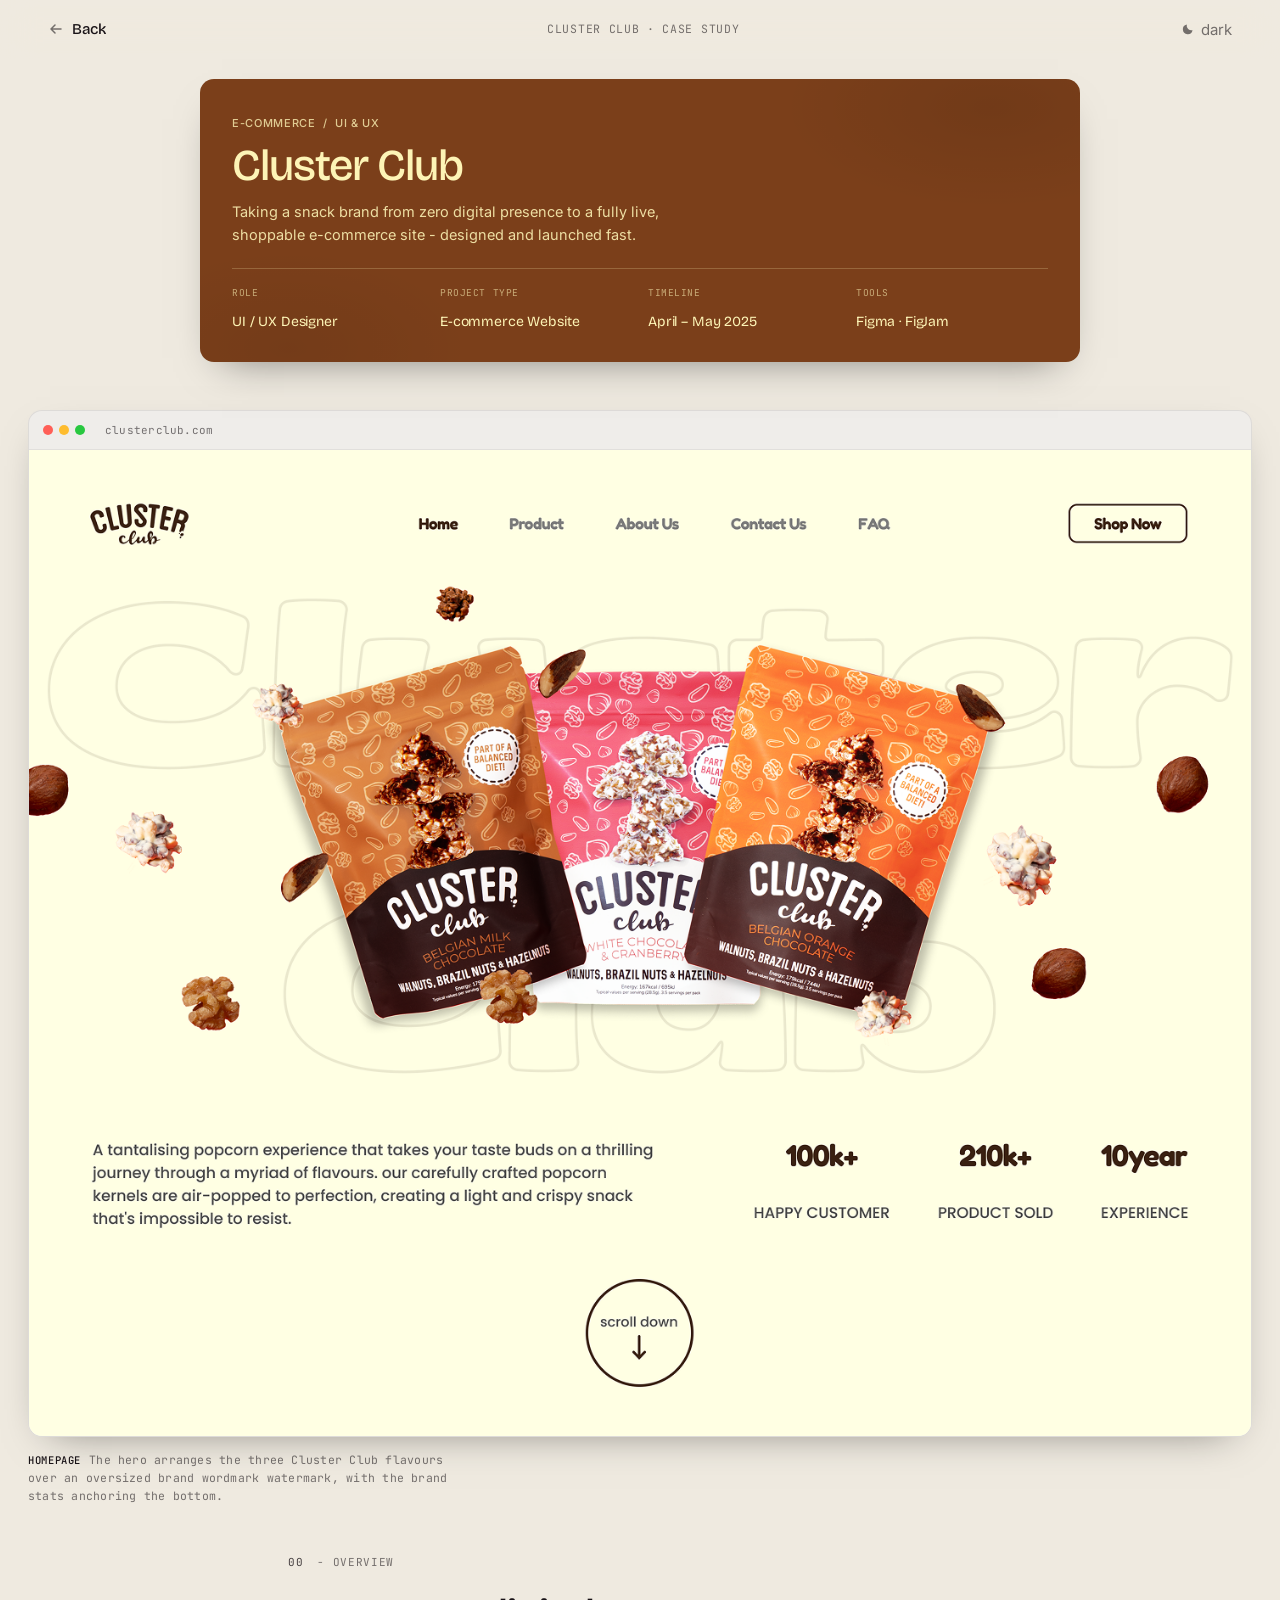
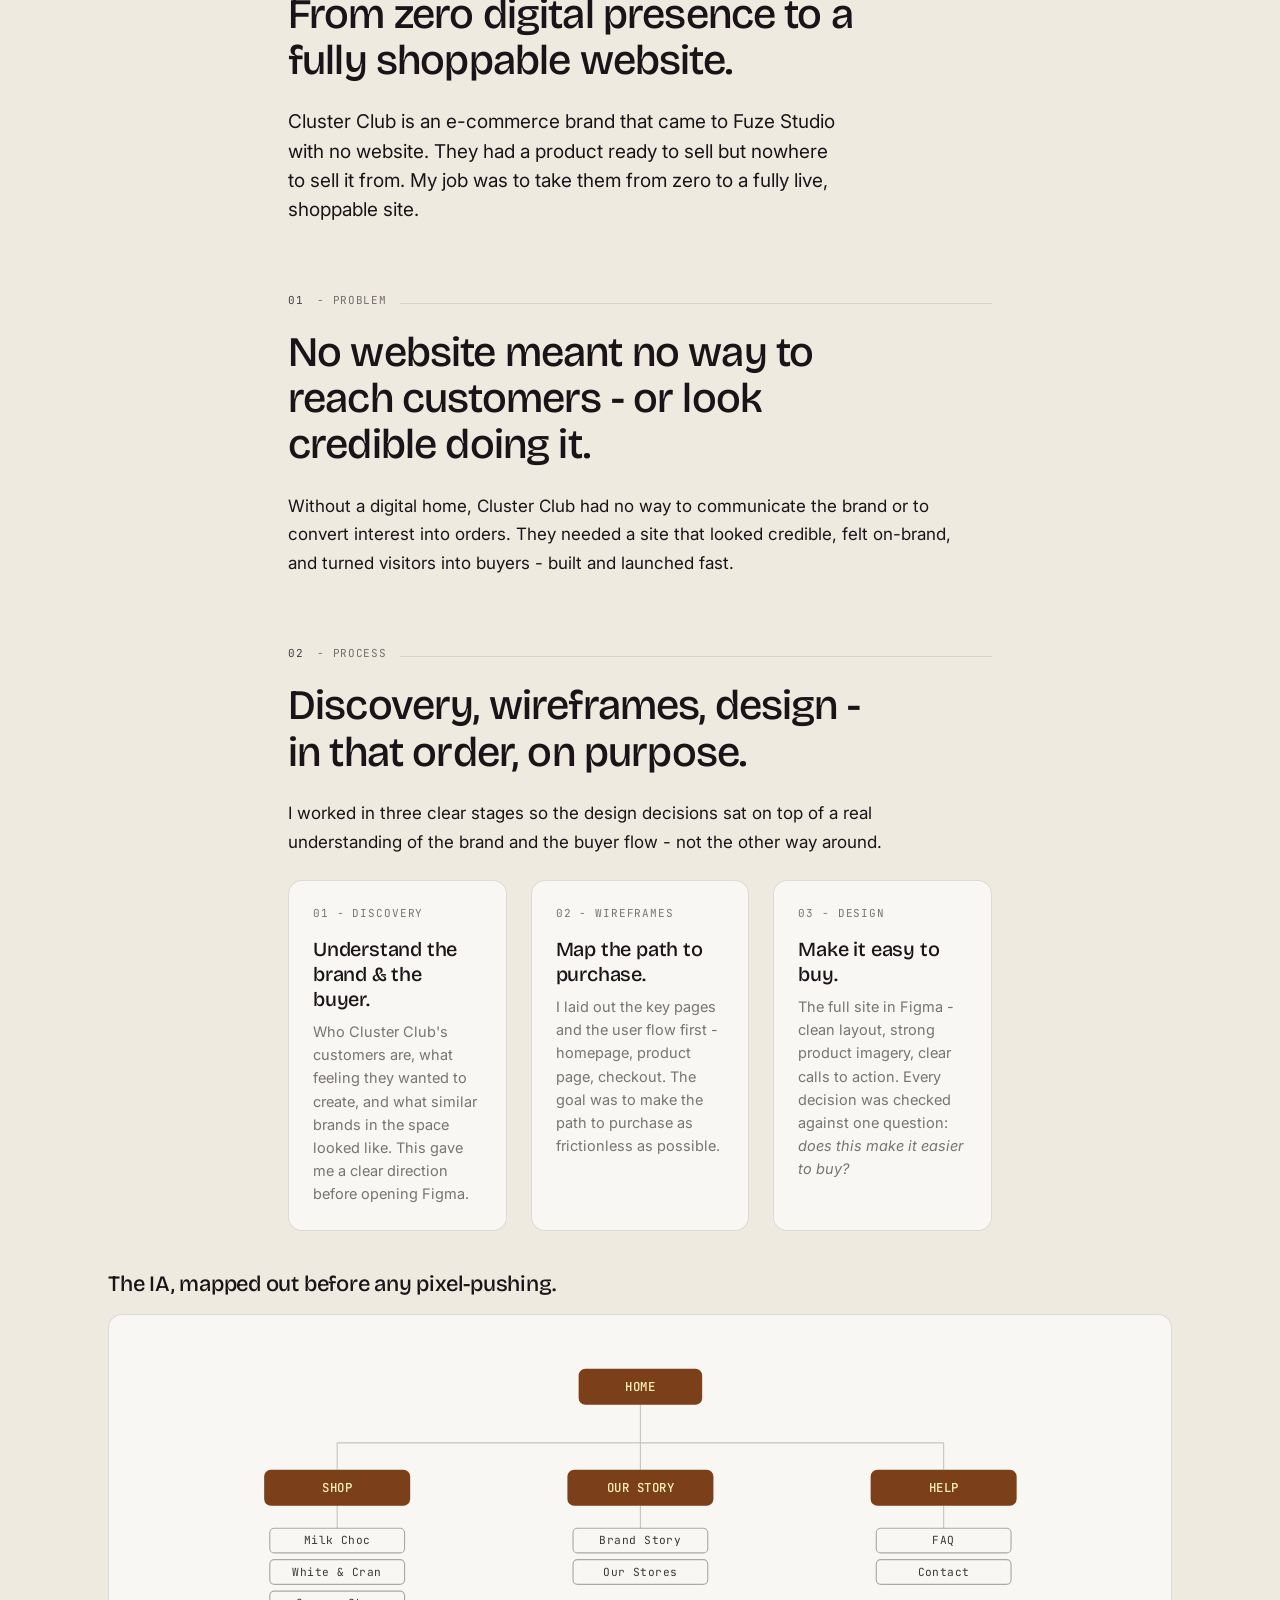
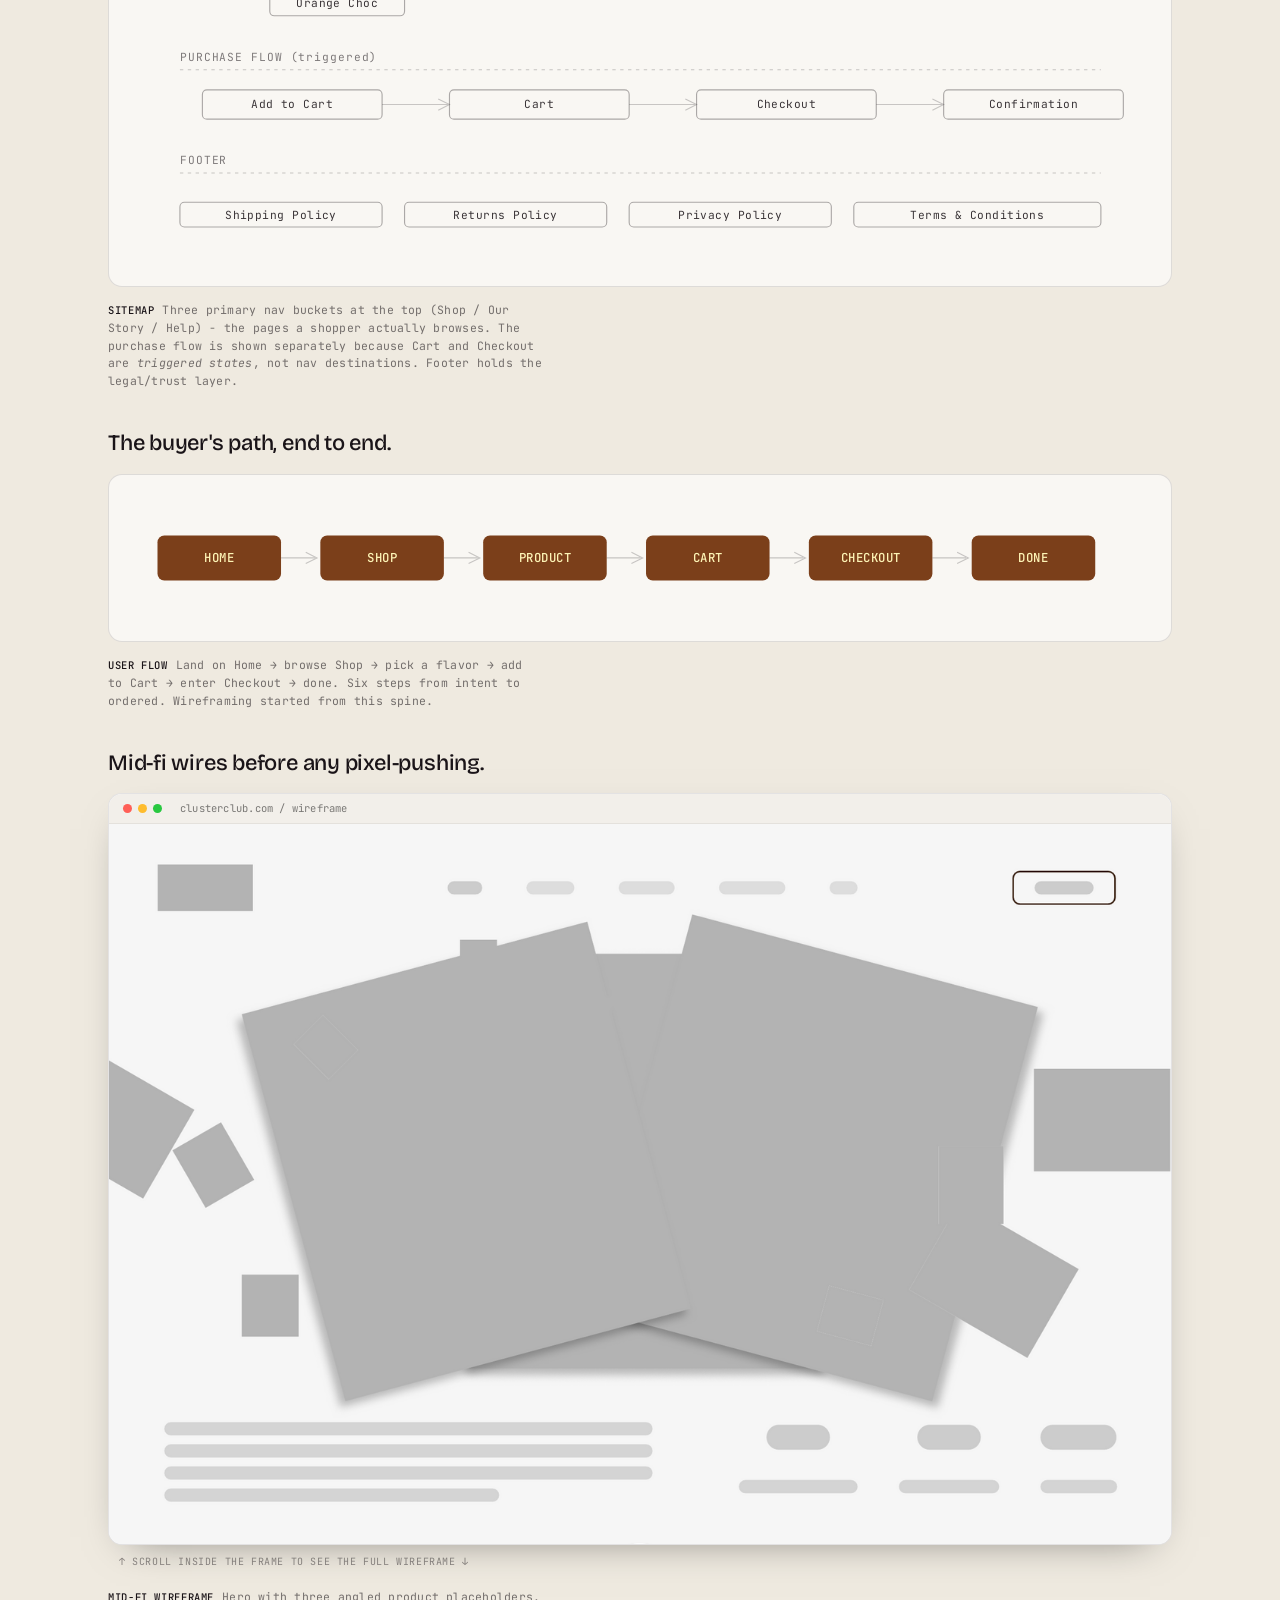
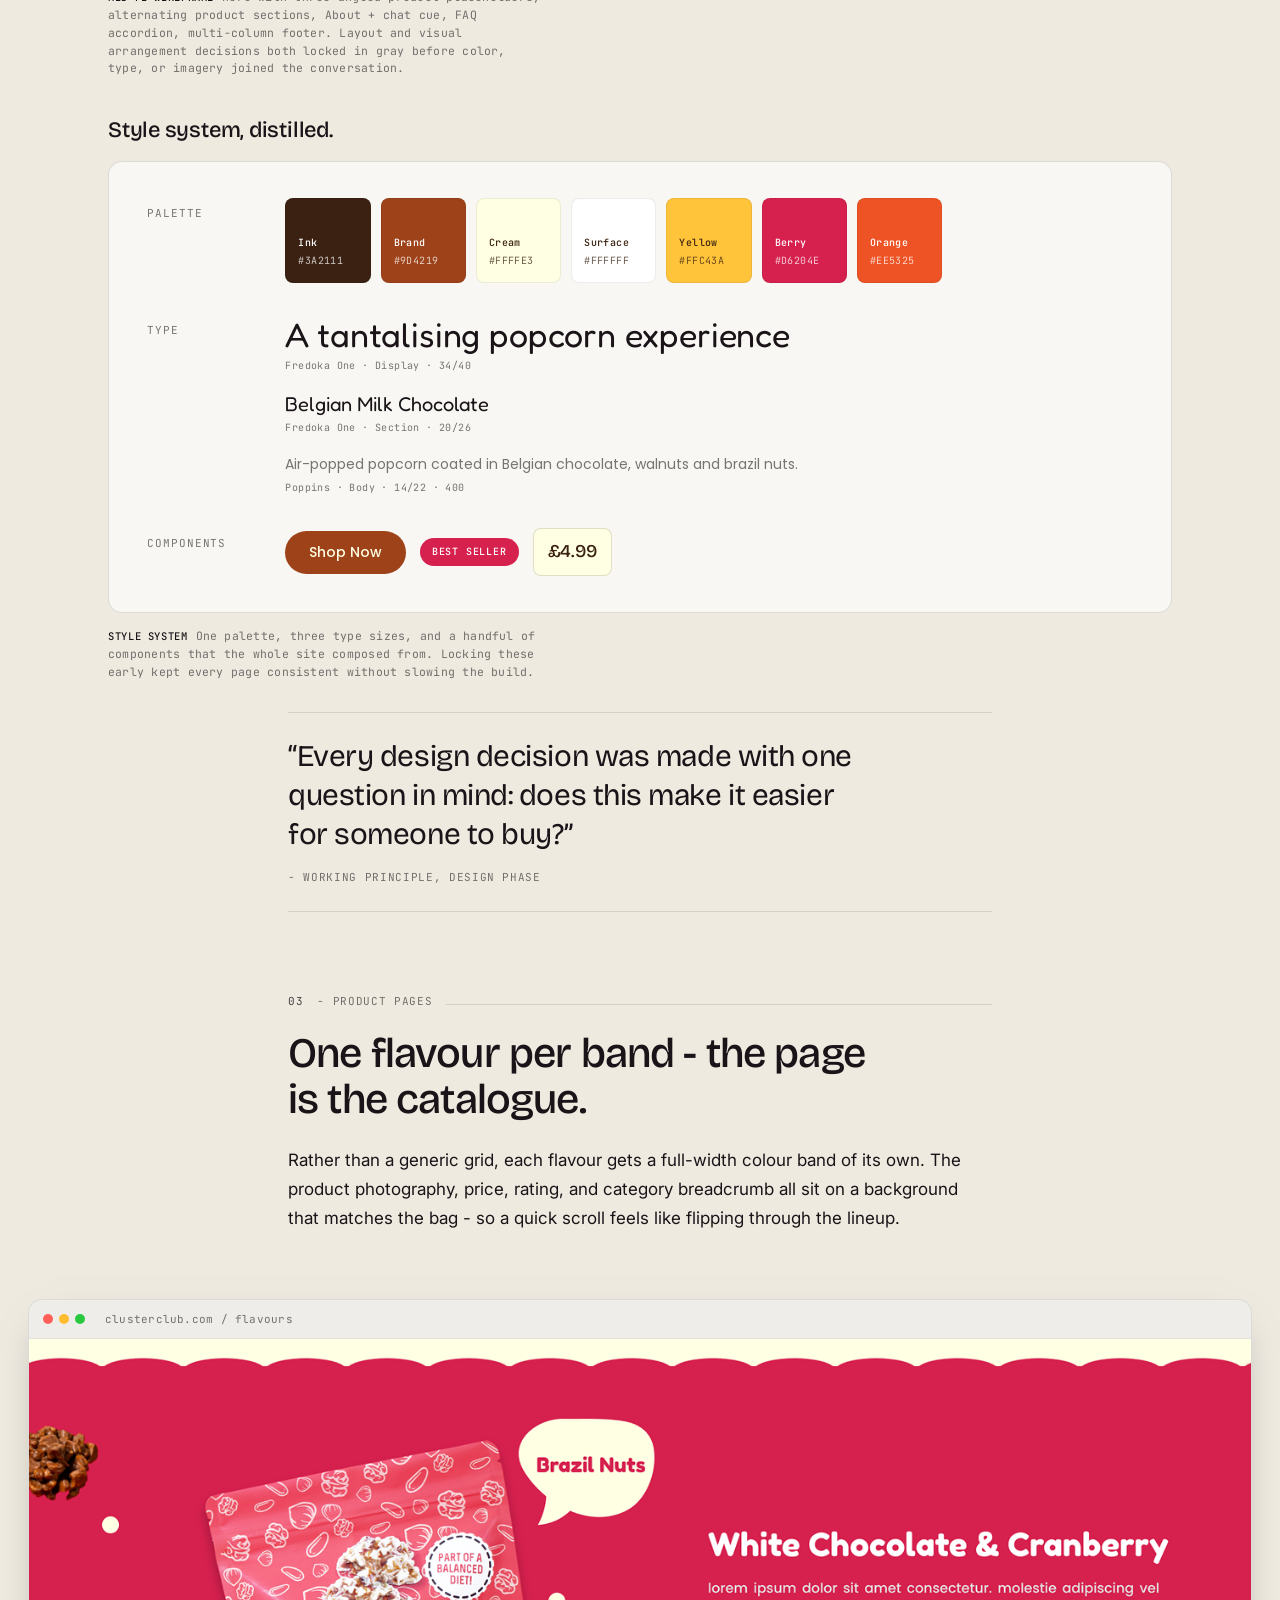
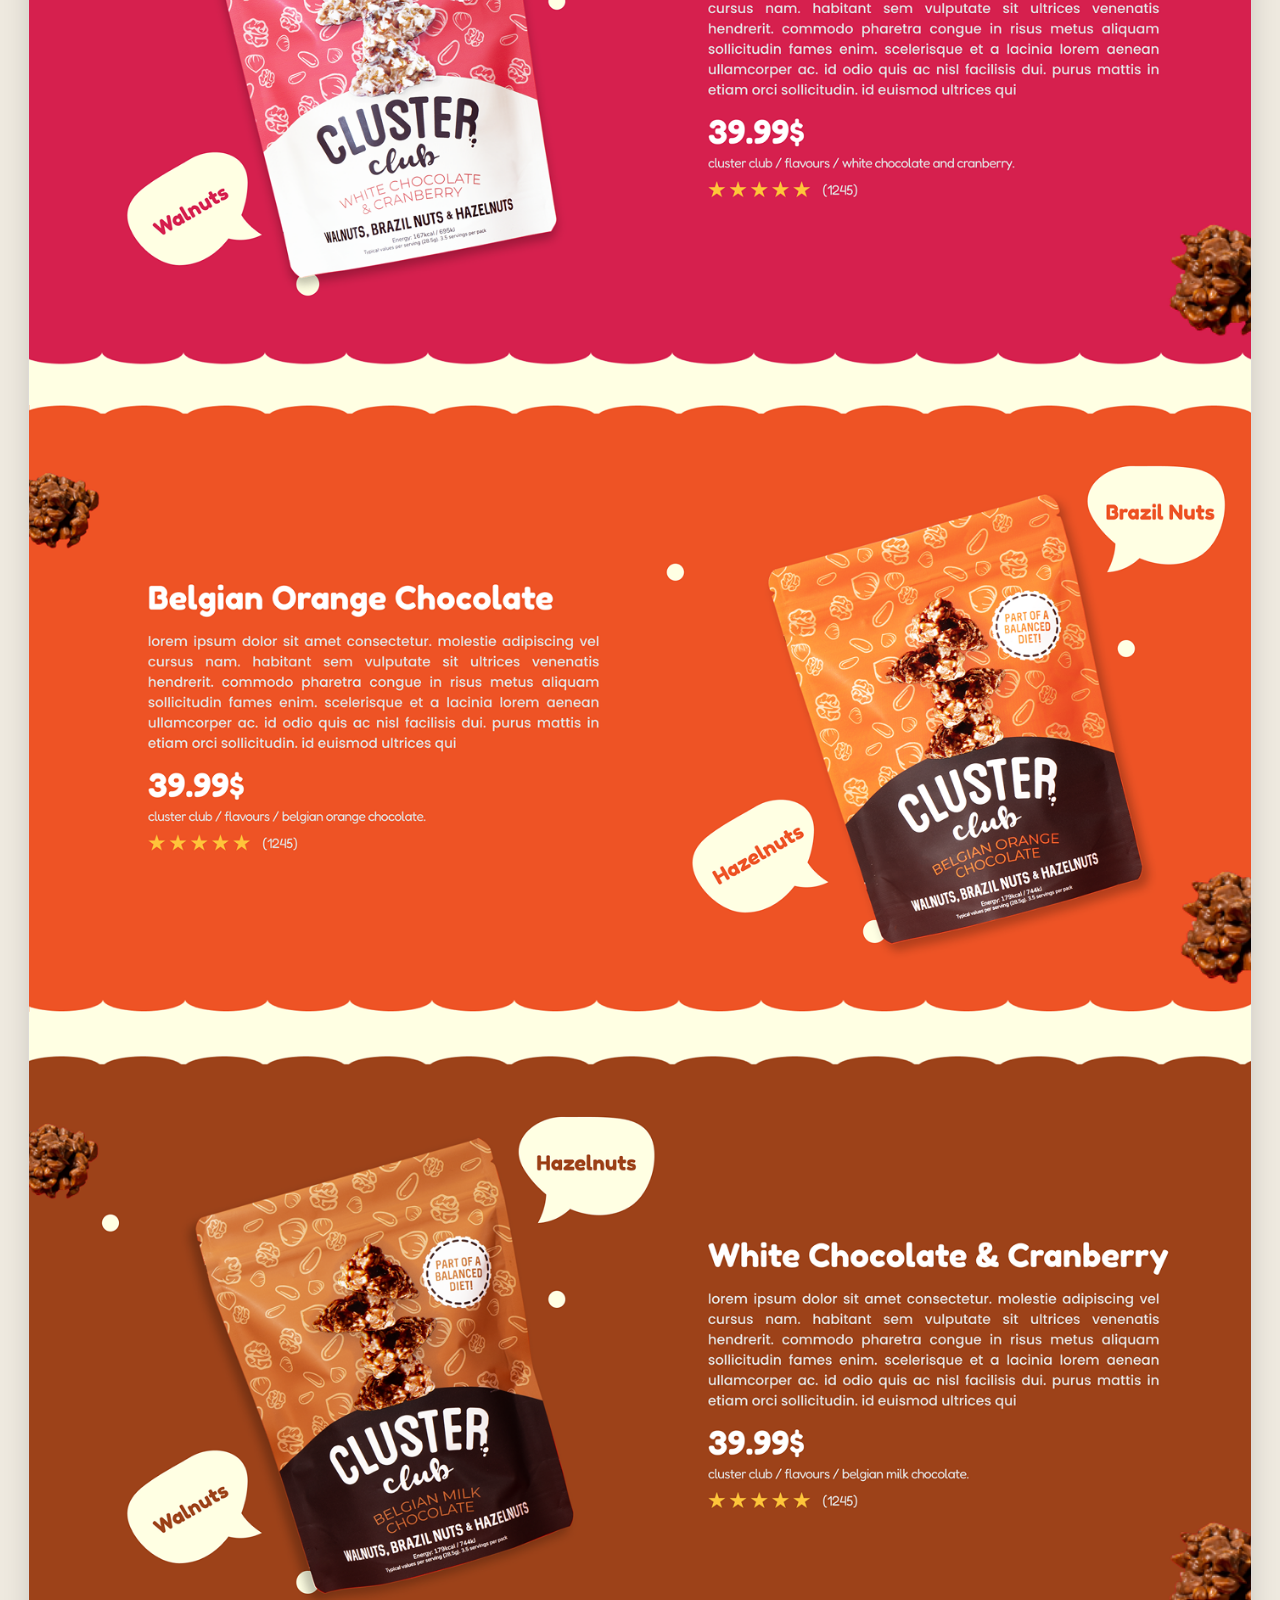
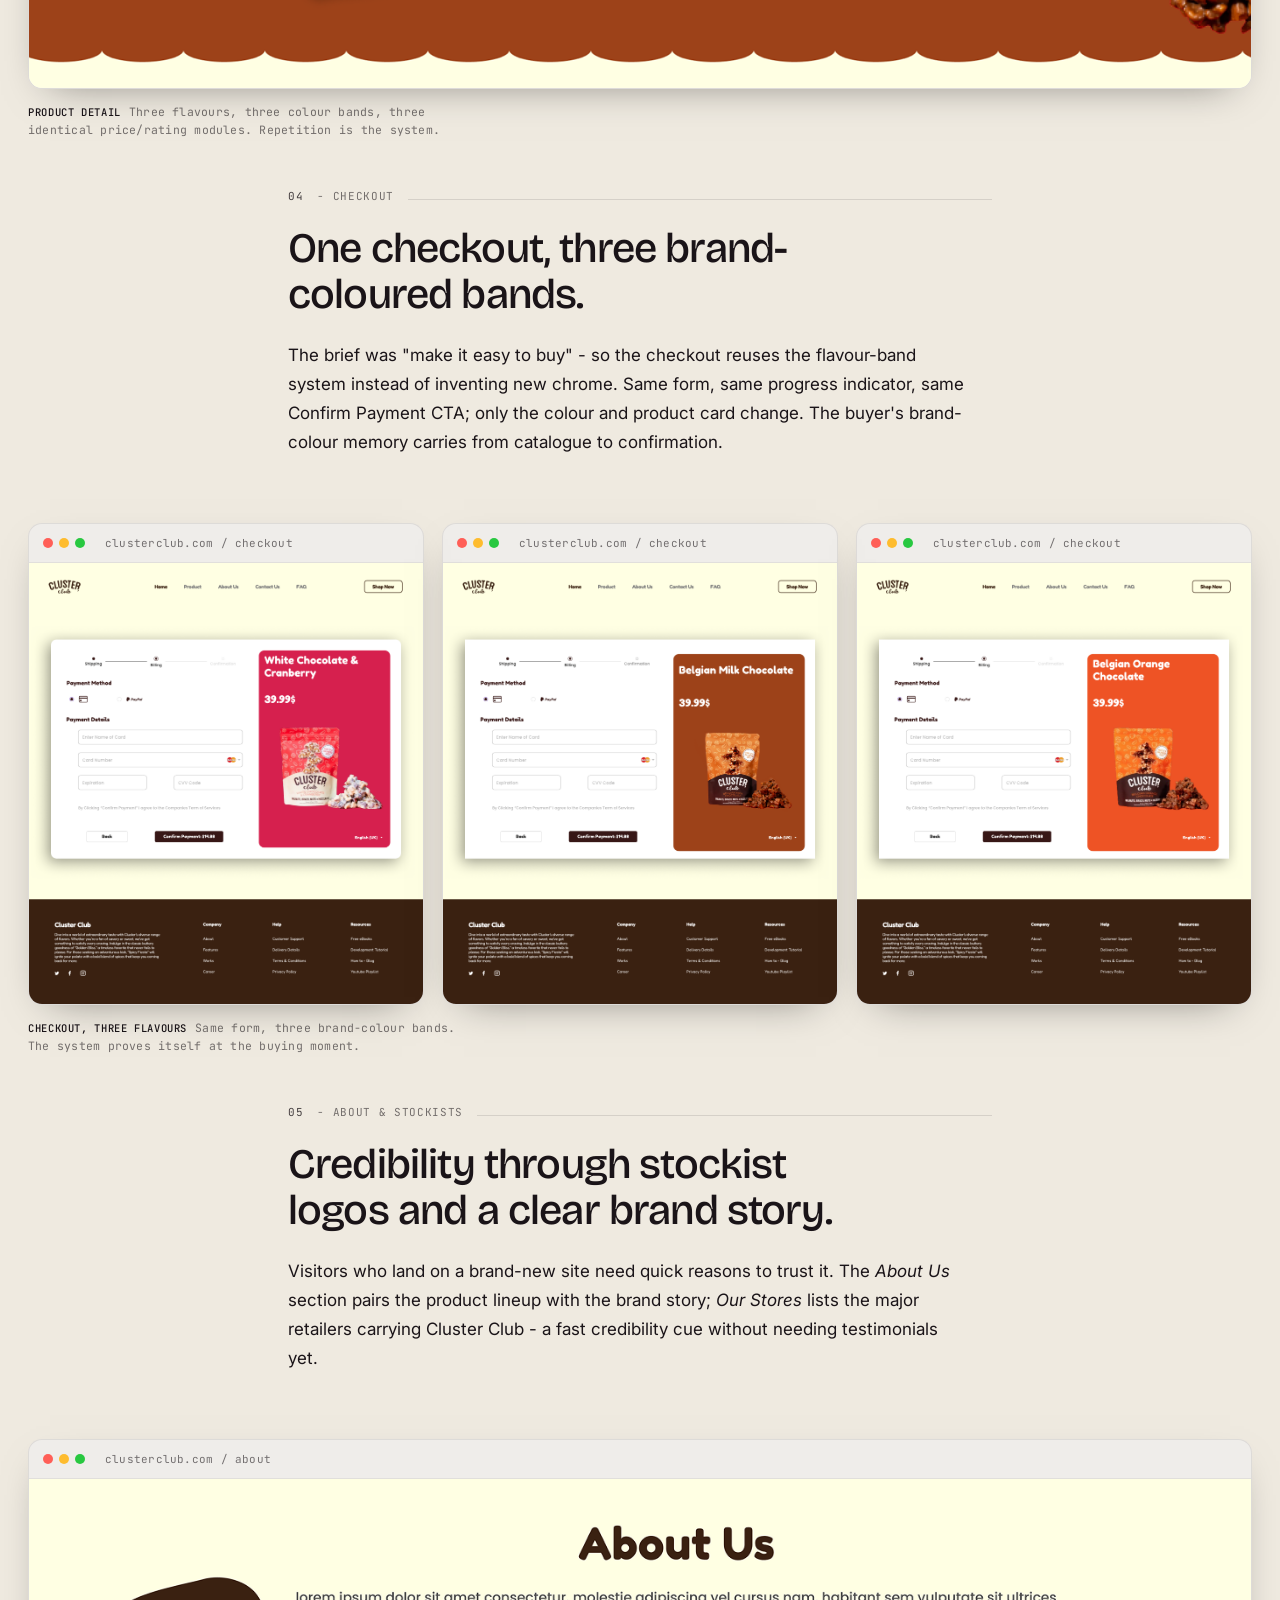
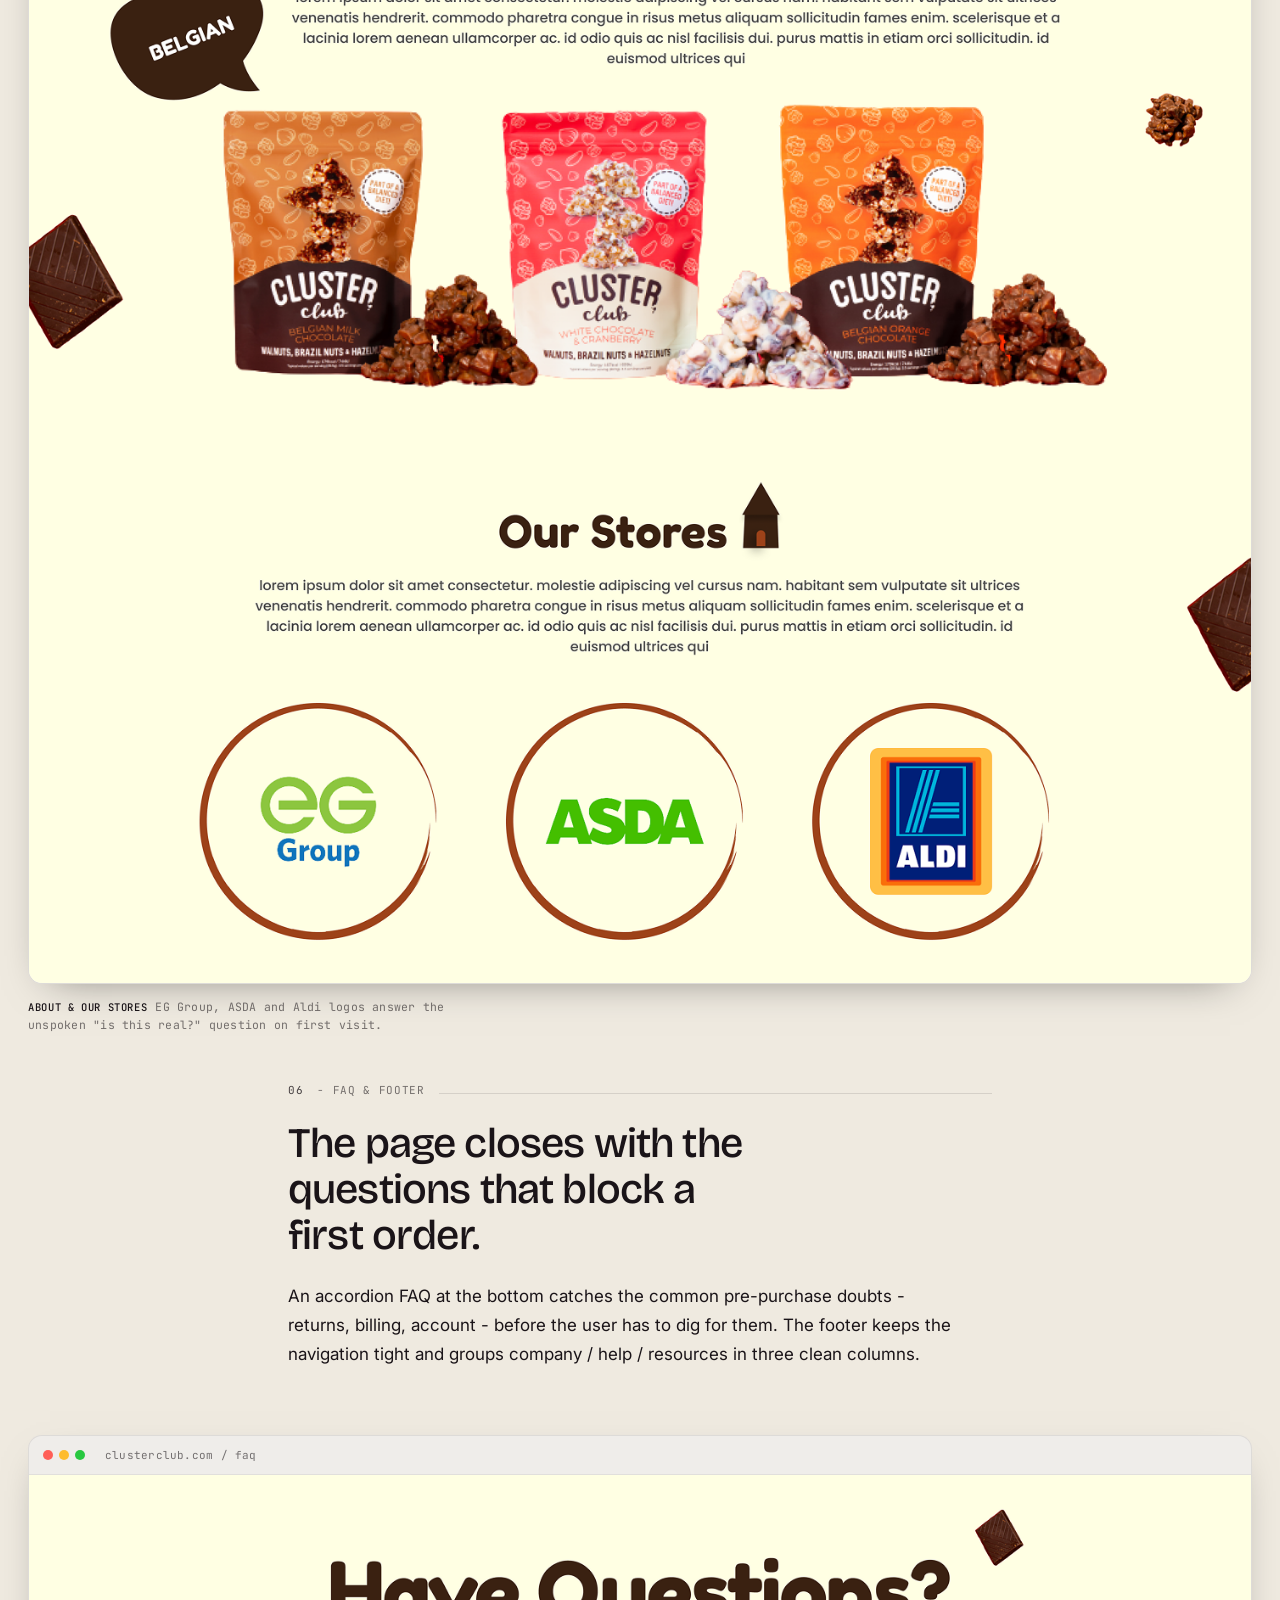
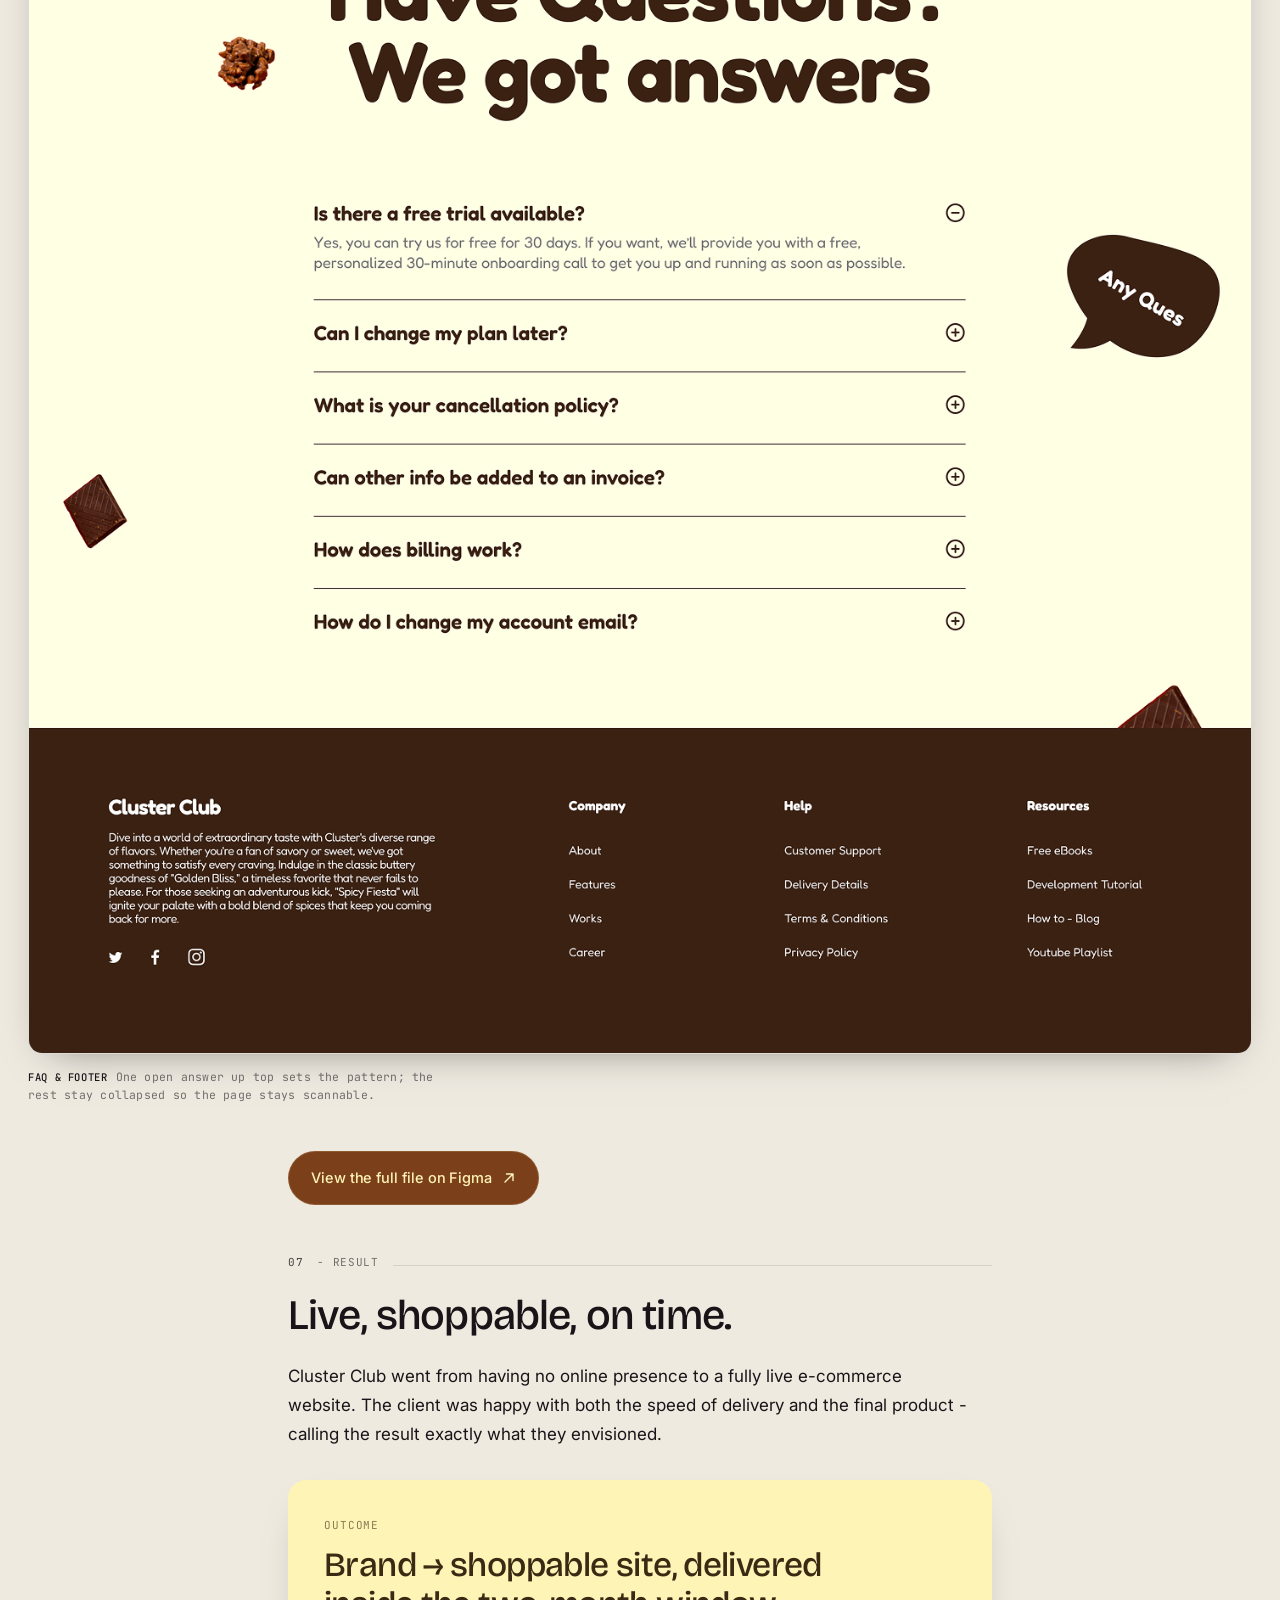
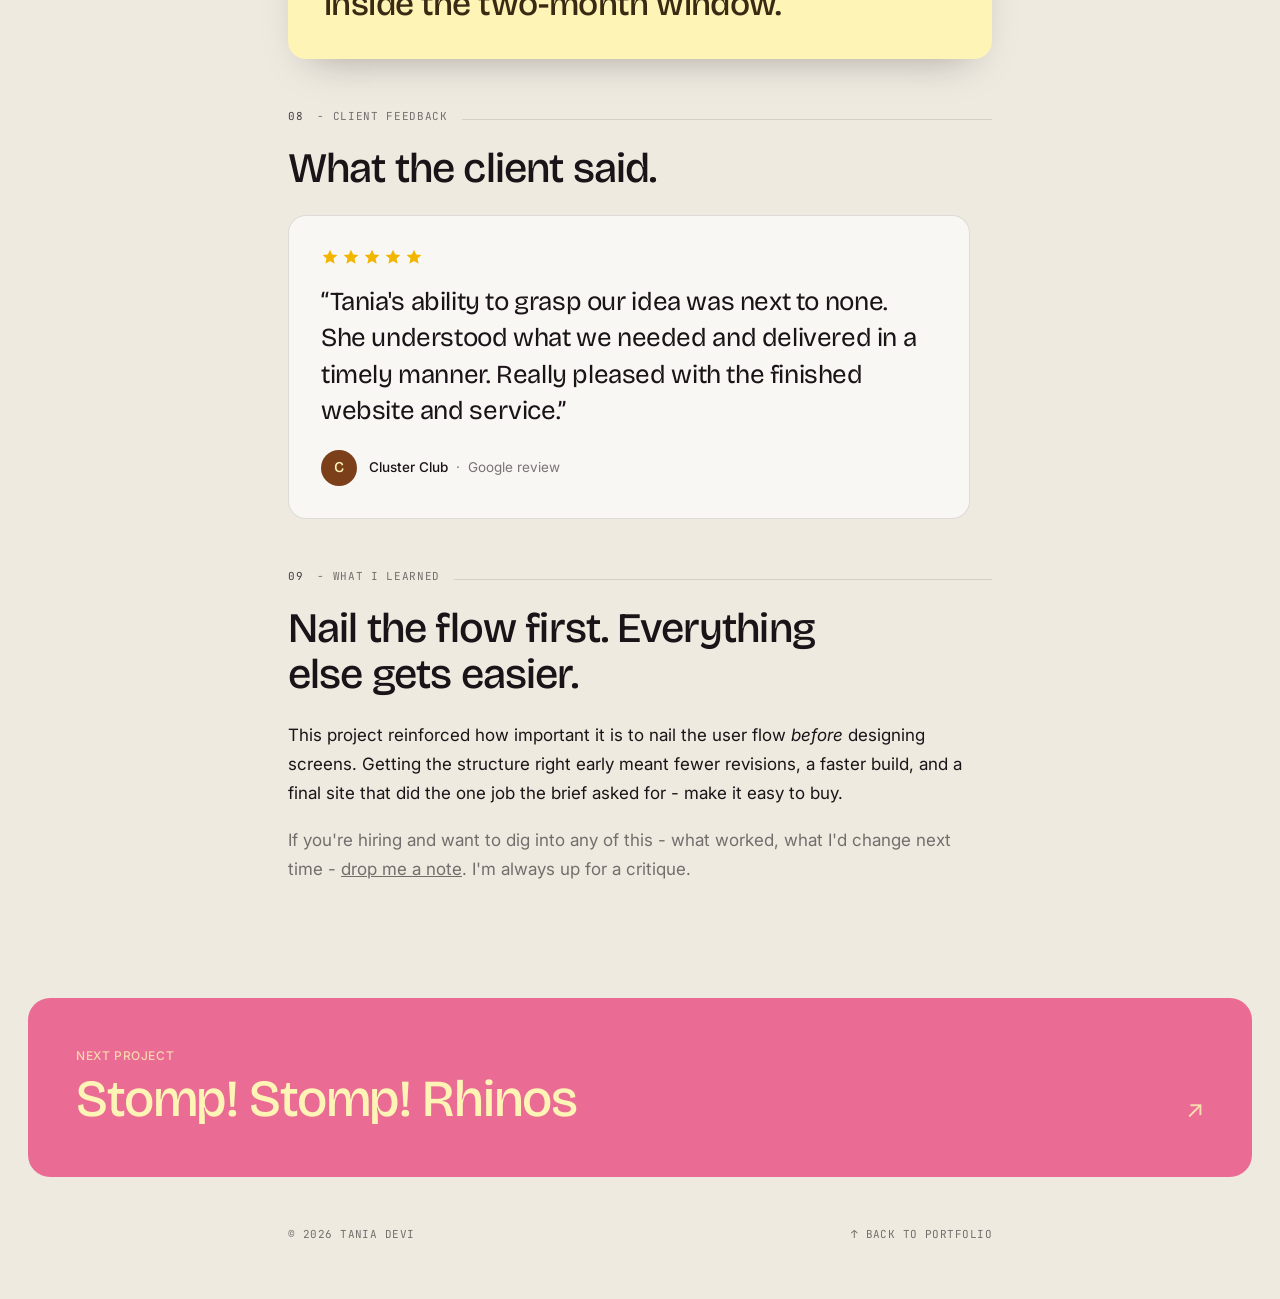
<file: project/projects/Cluster Club.html>
<!doctype html>
<html lang="en">
<head>
<meta charset="utf-8" />
<meta name="viewport" content="width=device-width,initial-scale=1" />
<title>Cluster Club - Case Study</title>
<meta name="description" content="Taking a snack brand from zero digital presence to a fully live e-commerce site." />

<link rel="preconnect" href="https://fonts.googleapis.com" />
<link rel="preconnect" href="https://fonts.gstatic.com" crossorigin />
<link href="https://fonts.googleapis.com/css2?family=Bricolage+Grotesque:opsz,wght@12..96,300;12..96,400;12..96,500;12..96,600&family=Inter:wght@300;400;500&family=JetBrains+Mono:wght@400&family=Fredoka+One&family=Poppins:wght@400;500;600&display=swap" rel="stylesheet" />

<style>
  :root{
    --bg:#0E2625;
    --ink:#EFEAE0;
    --mute:rgba(239,234,224,.58);
    --line:rgba(239,234,224,.14);
    --line-soft:rgba(239,234,224,.07);
    --surface:rgba(255,255,255,.05);
    /* Cluster Club brand-inspired accent */
    --accent:#7B3F1A;            /* roasted brown */
    --accent-2:#FDF4B6;          /* cream */
    --accent-ink:#FDF4B6;
    --display:'Bricolage Grotesque','Inter',ui-sans-serif,sans-serif;
    --body:'Inter',ui-sans-serif,sans-serif;
    --mono:'JetBrains Mono',ui-monospace,Menlo,monospace;
  }
  html[data-theme="light"]{
    --bg:#EFEAE0;
    --ink:#1A1418;
    --mute:rgba(26,20,24,.58);
    --line:rgba(26,20,24,.12);
    --line-soft:rgba(26,20,24,.06);
    --surface:rgba(255,255,255,.6);
  }
  *,*::before,*::after{box-sizing:border-box}
  html,body{margin:0;padding:0;background:var(--bg);color:var(--ink);
    font-family:var(--body);font-size:17px;line-height:1.65;
    -webkit-font-smoothing:antialiased;-moz-osx-font-smoothing:grayscale;
    text-rendering:optimizeLegibility;
    transition:background .35s ease,color .35s ease}
  html{scroll-behavior:smooth}
  ::selection{background:var(--ink);color:var(--bg)}
  a{color:inherit}

  /* layout */
  .col{max-width:760px;margin:0 auto;padding:0 28px}
  .col.wide{max-width:1120px}
  section.break{
    position:relative;left:50%;transform:translateX(-50%);
    width:min(1240px,calc(100vw - 56px))}

  /* top bar */
  .bar{position:sticky;top:0;z-index:20;
    backdrop-filter:blur(18px) saturate(140%);
    -webkit-backdrop-filter:blur(18px) saturate(140%);
    background:color-mix(in oklab,var(--bg) 80%,transparent);
    border-bottom:.5px solid transparent;transition:border-color .3s}
  .bar.scrolled{border-bottom-color:var(--line)}
  .bar-inner{display:flex;justify-content:space-between;align-items:center;
    height:58px;max-width:1240px;margin:0 auto;padding:0 28px;gap:16px}
  .back{text-decoration:none;color:var(--ink);font-family:var(--display);
    font-weight:500;font-size:15px;letter-spacing:-.01em;
    display:inline-flex;align-items:center;gap:8px}
  .back .a{color:var(--mute);transition:transform .3s,color .3s;display:inline-block}
  .back:hover .a{transform:translateX(-4px);color:var(--ink)}
  .bar-mid{flex:1;text-align:center;font-family:var(--mono);font-size:11.5px;
    letter-spacing:.06em;text-transform:uppercase;color:var(--mute)}
  .theme{appearance:none;border:0;background:transparent;color:var(--mute);
    font-family:var(--body);font-size:15px;cursor:pointer;padding:0;line-height:1;
    display:inline-flex;align-items:center;gap:6px}
  .theme:hover{color:var(--ink)}
  .theme svg{width:14px;height:14px}

  /* cover - uses brand accent */
  .cover{margin:20px auto 0;padding:28px 32px 28px;
    background:var(--accent);color:var(--accent-ink);
    border-radius:14px;position:relative;overflow:hidden;
    box-shadow:0 18px 40px -22px rgba(0,0,0,.5);
    max-width:880px}
  .cover::before{content:"";position:absolute;inset:0;
    background:
      radial-gradient(40% 60% at 90% 10%, rgba(0,0,0,.08), transparent 60%),
      radial-gradient(30% 50% at 10% 95%, rgba(0,0,0,.06), transparent 70%);
    pointer-events:none}
  .cover .eye{font-family:var(--body);font-weight:500;font-size:11px;
    letter-spacing:.06em;text-transform:uppercase;opacity:.78;position:relative}
  .cover h1{font-family:var(--display);font-weight:500;
    font-size:clamp(28px,3.6vw,44px);letter-spacing:-.022em;line-height:1.05;
    margin:8px 0 12px;max-width:14ch;position:relative}
  .cover .lede{font-size:14.5px;line-height:1.55;
    max-width:54ch;opacity:.88;margin:0;position:relative;color:var(--accent-ink)}
  .cover .meta{display:grid;grid-template-columns:repeat(4,1fr);gap:16px;
    margin-top:22px;padding-top:16px;
    border-top:1px solid rgba(253,244,182,.22);position:relative}
  .cover .meta .k{font-family:var(--mono);font-size:9.5px;letter-spacing:.06em;
    text-transform:uppercase;opacity:.6;margin-bottom:5px;display:block}
  .cover .meta .v{font-family:var(--display);font-weight:400;font-size:14px;
    letter-spacing:-.01em;line-height:1.3}
  @media (max-width:720px){
    .cover{padding:24px 22px;border-radius:12px}
    .cover .meta{grid-template-columns:repeat(2,1fr);gap:14px}
  }

  /* section heads */
  section{padding:48px 0 0}
  .eyebrow{display:flex;align-items:baseline;gap:14px;margin-bottom:20px;
    font-family:var(--mono);font-size:11px;letter-spacing:.06em;
    text-transform:uppercase;color:var(--mute)}
  .eyebrow .num{font-variant-numeric:tabular-nums;color:var(--ink);opacity:.8}
  .eyebrow .line{flex:1;height:1px;background:var(--line)}
  h2{font-family:var(--display);font-weight:500;
    font-size:clamp(28px,3.6vw,42px);letter-spacing:-.02em;line-height:1.1;
    margin:0 0 24px;color:var(--ink);max-width:22ch;text-wrap:pretty}
  h3{font-family:var(--display);font-weight:500;font-size:22px;
    letter-spacing:-.01em;line-height:1.25;margin:0 0 8px}

  /* body type */
  p{margin:0 0 18px;max-width:62ch;line-height:1.7;color:var(--ink)}
  p.lede{font-size:19px;line-height:1.55;color:var(--ink);max-width:46ch}
  p.mute{color:var(--mute)}

  /* image cards */
  .shot{position:relative;width:100%;border-radius:14px;overflow:hidden;
    background:var(--surface);border:.5px solid var(--line);
    box-shadow:0 14px 40px -22px rgba(0,0,0,.5);
    display:block}
  .shot img{display:block;width:100%;height:auto}
  .shot.browser{padding-top:0;position:relative}
  .browser .chrome{display:flex;align-items:center;gap:6px;
    padding:10px 14px;background:rgba(0,0,0,.08);
    border-bottom:1px solid rgba(255,255,255,.06)}
  html[data-theme="light"] .browser .chrome{background:rgba(0,0,0,.04);
    border-bottom:1px solid rgba(0,0,0,.06)}
  .browser .chrome i{width:10px;height:10px;border-radius:50%;display:block}
  .browser .chrome .d1{background:#FF5F57}
  .browser .chrome .d2{background:#FEBC2E}
  .browser .chrome .d3{background:#28C840}
  .browser .chrome .url{margin-left:14px;font-family:var(--mono);font-size:11px;
    color:var(--mute);letter-spacing:.02em}

  /* image caption */
  .cap{margin:14px 0 0;font-family:var(--mono);font-size:11.5px;
    letter-spacing:.02em;color:var(--mute);max-width:62ch;line-height:1.55}
  .cap b{color:var(--ink);font-weight:500;text-transform:uppercase;
    letter-spacing:.06em;font-size:10.5px;margin-right:8px}

  /* row of images */
  .row{display:grid;grid-template-columns:repeat(2,1fr);gap:18px}
  .row.three{grid-template-columns:repeat(3,1fr)}
  @media (max-width:720px){.row,.row.three{grid-template-columns:1fr}}

  /* process steps - three columns */
  .steps{display:grid;grid-template-columns:repeat(3,1fr);gap:24px;
    margin:24px 0 0}
  .step{padding:24px;background:var(--surface);
    border:.5px solid var(--line);border-radius:14px}
  .step .k{font-family:var(--mono);font-size:11px;letter-spacing:.08em;
    text-transform:uppercase;color:var(--mute);margin:0 0 14px}
  .step h3{margin:0 0 8px;font-size:20px}
  .step p{margin:0;color:var(--mute);font-size:14.5px;line-height:1.6}
  @media (max-width:720px){.steps{grid-template-columns:1fr}}

  /* pull-quote */
  .pull{margin:32px 0;padding:24px 0;border-top:1px solid var(--line);
    border-bottom:1px solid var(--line)}
  .pull q{font-family:var(--display);font-weight:400;
    font-size:clamp(22px,2.6vw,30px);letter-spacing:-.015em;line-height:1.3;
    color:var(--ink);quotes:"\201C""\201D";display:block;max-width:30ch}
  .pull .src{margin-top:14px;font-family:var(--mono);font-size:11px;
    letter-spacing:.06em;text-transform:uppercase;color:var(--mute)}

  /* CTA button (Figma link) */
  .cta{display:inline-flex;align-items:center;gap:10px;
    padding:14px 22px;background:var(--accent);color:var(--accent-ink);
    border-radius:999px;text-decoration:none;font-family:var(--body);
    font-size:14.5px;font-weight:500;letter-spacing:-.005em;
    border:1px solid rgba(253,244,182,.15);
    transition:transform .25s cubic-bezier(.2,.7,.2,1),box-shadow .25s}
  .cta:hover{transform:translateY(-2px);
    box-shadow:0 18px 36px -16px rgba(0,0,0,.5)}
  .cta svg{width:14px;height:14px}

  /* process artifact (sitemap, wireframes, etc.) */
  .artifact{margin:40px 0 0}
  .artifact-title{font-family:var(--display);font-weight:500;font-size:22px;
    letter-spacing:-.01em;margin:0 0 16px;color:var(--ink);max-width:60ch}
  .artifact .cap{max-width:62ch}
  .artifact-card{padding:clamp(24px,3vw,48px) clamp(20px,2vw,32px);
    background:var(--surface);
    border:.5px solid var(--line);border-radius:14px;
    overflow-x:auto;
    display:flex;align-items:center;justify-content:center}
  .artifact-card svg{width:100%;height:auto;max-width:1080px;
    min-width:560px;display:block;flex-shrink:0}
  .artifact-card .sm-node{fill:var(--accent)}
  .artifact-card .sm-node-text{fill:var(--accent-ink);font-family:var(--mono);
    font-size:11px;letter-spacing:.04em;font-weight:500}
  .artifact-card .sm-leaf{fill:transparent;stroke:var(--ink);
    stroke-opacity:.35;stroke-width:1}
  .artifact-card .sm-leaf-text{fill:var(--ink);font-family:var(--mono);
    font-size:10px;letter-spacing:.04em;opacity:.85}
  .artifact-card .sm-line{stroke:var(--ink);stroke-opacity:.22;
    stroke-width:1;fill:none}

  /* design-system tile */
  .ds-tile{flex-direction:column;align-items:stretch;
    justify-content:flex-start;padding:36px clamp(20px,3vw,40px);gap:32px}
  .ds-row{display:grid;grid-template-columns:110px 1fr;gap:28px;align-items:start}
  .ds-label{font-family:var(--mono);font-size:11px;letter-spacing:.08em;
    text-transform:uppercase;color:var(--mute);padding-top:6px}
  .ds-swatches{display:grid;
    grid-template-columns:repeat(auto-fill,minmax(80px,1fr));gap:10px}
  .ds-swatch{aspect-ratio:1;border-radius:8px;padding:12px;
    display:flex;flex-direction:column;justify-content:flex-end;
    font-family:var(--mono);font-size:10px;letter-spacing:.04em;color:#fff;
    border:1px solid color-mix(in oklab,var(--ink) 8%,transparent)}
  .ds-swatch b{font-weight:500;display:block}
  .ds-swatch span{opacity:.75;display:block;margin-top:2px}
  .ds-types{display:grid;gap:18px}
  .ds-type-row{display:flex;flex-direction:column;gap:4px}
  .ds-type-sample{font-family:'Fredoka One',var(--display);color:var(--ink);
    letter-spacing:-.005em;line-height:1.15}
  .ds-type-sample.body{font-family:'Poppins',var(--body);font-weight:400;
    color:var(--mute);line-height:1.55;letter-spacing:0}
  .ds-type-meta{font-family:var(--mono);font-size:10px;letter-spacing:.04em;
    color:var(--mute)}
  .ds-comps{display:flex;flex-wrap:wrap;gap:14px;align-items:center}
  .ds-btn{font-family:'Poppins',var(--body);font-size:14px;font-weight:500;
    padding:11px 24px;border-radius:999px;border:0;cursor:default;
    background:#9D4219;color:#FFFFE3;letter-spacing:-.005em}
  .ds-badge{font-family:var(--mono);font-size:10px;letter-spacing:.08em;
    text-transform:uppercase;padding:6px 12px;border-radius:999px;
    background:#D6204E;color:#fff;font-weight:500}
  .ds-price{font-family:var(--display);font-size:18px;font-weight:500;
    padding:8px 14px;border-radius:8px;background:#FFFFE3;color:#3A2111;
    border:1px solid rgba(58,33,17,.15);letter-spacing:-.01em}

  /* tall wireframe artifact (scrollable to save vertical space) */
  .wf-frame{position:relative;width:100%;max-width:1100px;margin:0 auto;
    background:#fff;border:.5px solid var(--line);border-radius:14px;
    overflow:hidden;
    box-shadow:0 14px 40px -22px rgba(0,0,0,.5)}
  .wf-chrome{height:30px;display:flex;align-items:center;gap:6px;
    padding:0 14px;background:#F2EFEA;
    border-bottom:1px solid rgba(0,0,0,.06)}
  html[data-theme="dark"] .wf-chrome{background:rgba(255,255,255,.06);
    border-bottom:1px solid rgba(255,255,255,.06)}
  .wf-chrome i{width:9px;height:9px;border-radius:50%;display:block}
  .wf-chrome .d1{background:#FF5F57}
  .wf-chrome .d2{background:#FEBC2E}
  .wf-chrome .d3{background:#28C840}
  .wf-chrome .url{margin-left:12px;font-family:var(--mono);font-size:10.5px;
    color:rgba(0,0,0,.5);letter-spacing:.02em}
  html[data-theme="dark"] .wf-chrome .url{color:rgba(255,255,255,.4)}
  .wf-scroll{height:720px;overflow-y:auto;background:#fff;
    scroll-behavior:smooth}
  .wf-scroll::-webkit-scrollbar{width:6px}
  .wf-scroll::-webkit-scrollbar-thumb{background:rgba(0,0,0,.18);border-radius:3px}
  .wf-scroll img{display:block;width:100%;height:auto}
  .wf-hint{font-family:var(--mono);font-size:10px;letter-spacing:.06em;
    text-transform:uppercase;color:var(--mute);text-align:center;
    margin-top:8px;opacity:.8}
  @media (max-width:680px){
    .ds-row{grid-template-columns:1fr;gap:14px}
  }

  /* result outcome card */
  .result{margin:32px 0 0;padding:36px 36px;background:var(--accent-2);
    color:#3a2a14;border-radius:18px;
    box-shadow:0 18px 40px -22px rgba(0,0,0,.35)}
  .result .eye{font-family:var(--mono);font-size:11px;letter-spacing:.08em;
    text-transform:uppercase;color:rgba(58,42,20,.6);margin-bottom:10px;display:block}
  .result h3{font-family:var(--display);font-weight:500;
    font-size:clamp(24px,3vw,34px);letter-spacing:-.018em;line-height:1.15;
    color:inherit;margin:0;max-width:24ch}
  html[data-theme="dark"] .result h3,
  html[data-theme="dark"] .result .eye{color:inherit}

  /* client testimonial card */
  .testimonial{margin:24px 0 0;padding:32px;background:var(--surface);
    border:.5px solid var(--line);border-radius:18px;max-width:62ch}
  .testimonial .stars{display:flex;gap:3px;margin-bottom:18px;color:#F2B500}
  .testimonial .stars svg{width:18px;height:18px;display:block}
  .testimonial q{font-family:var(--display);font-weight:400;
    font-size:clamp(20px,2.2vw,26px);letter-spacing:-.015em;line-height:1.4;
    color:var(--ink);quotes:"\201C""\201D";display:block;max-width:40ch}
  .testimonial .who{margin-top:20px;display:flex;align-items:center;gap:12px;
    font-family:var(--body);font-size:13.5px;color:var(--mute)}
  .testimonial .who .av{width:36px;height:36px;border-radius:50%;
    background:var(--accent);color:var(--accent-ink);
    display:flex;align-items:center;justify-content:center;
    font-family:var(--display);font-weight:500;font-size:15px;flex-shrink:0}
  .testimonial .who b{font-weight:500;color:var(--ink)}
  @media (max-width:560px){.testimonial{padding:24px}}

  /* next project card */
  .next{margin:48px auto 0;padding:48px 48px;
    background:var(--accent);color:var(--accent-ink);border-radius:22px;
    display:flex;justify-content:space-between;align-items:end;
    text-decoration:none;gap:24px;flex-wrap:wrap;
    transition:transform .4s cubic-bezier(.2,.7,.2,1)}
  .next:hover{transform:translateY(-4px)}
  .next .eye{font-family:var(--body);font-weight:500;font-size:12px;
    letter-spacing:.05em;text-transform:uppercase;opacity:.78}
  .next h2{margin:6px 0 0;color:inherit;font-size:clamp(32px,4.5vw,52px);
    letter-spacing:-.022em}
  .next .arr{font-size:24px;opacity:.85}
  @media (max-width:640px){.next{padding:32px 28px}}

  footer{padding:48px 0 56px;color:var(--mute);font-family:var(--mono);
    font-size:11px;letter-spacing:.04em;text-transform:uppercase;
    display:flex;justify-content:space-between;flex-wrap:wrap;gap:12px}
  footer a{text-decoration:none}
  footer a:hover{color:var(--ink)}

  /* reveal */
  .r{opacity:0;transform:translateY(14px);
    transition:opacity .9s cubic-bezier(.2,.7,.2,1),transform .9s cubic-bezier(.2,.7,.2,1)}
  .r.in{opacity:1;transform:none}
  .steps .step.r:nth-child(2){transition-delay:.08s}
  .steps .step.r:nth-child(3){transition-delay:.16s}
  .row > .r:nth-child(2){transition-delay:.08s}
  .row > .r:nth-child(3){transition-delay:.16s}
  .eyebrow .line{transform-origin:left center;transform:scaleX(0);
    transition:transform .9s cubic-bezier(.2,.7,.2,1) .15s}
  .eyebrow.in .line{transform:scaleX(1)}
  .shot.r{transition:opacity .9s cubic-bezier(.2,.7,.2,1),
                     transform .4s cubic-bezier(.2,.7,.2,1),
                     box-shadow .4s cubic-bezier(.2,.7,.2,1)}
  .shot:hover{transform:translateY(-4px);
    box-shadow:0 26px 56px -22px rgba(0,0,0,.6)}
  @media (prefers-reduced-motion: reduce){
    .r{transition:none !important;opacity:1 !important;transform:none !important}
    .eyebrow .line{transition:none !important;transform:none !important}
    .shot:hover{transform:none !important}
  }
</style>
</head>

<body>

<!-- ── Top bar ─────────────────────────────────────────────────────────── -->
<div class="bar" id="bar">
  <div class="bar-inner">
    <a href="../Portfolio Simple.html" class="back">
      <svg class="a" viewBox="0 0 16 16" width="16" height="16" fill="none" aria-hidden="true">
        <path d="M13 8H3M7 4L3 8l4 4" stroke="currentColor" stroke-width="1.5" stroke-linecap="round" stroke-linejoin="round"/>
      </svg>
      Back
    </a>
    <div class="bar-mid">Cluster Club · Case Study</div>
    <button class="theme" id="themeBtn" aria-label="Toggle theme">
      <svg id="themeIcon" viewBox="0 0 16 16" fill="none" aria-hidden="true"></svg>
      <span id="themeLabel">dark</span>
    </button>
  </div>
</div>

<!-- ── Cover ───────────────────────────────────────────────────────────── -->
<div class="col wide">
  <section class="break" style="padding-top:0">
    <div class="cover">
      <span class="eye">E-commerce &nbsp;/&nbsp; UI &amp; UX</span>
      <h1>Cluster Club</h1>
      <p class="lede">Taking a snack brand from zero digital presence to a fully live, shoppable e-commerce site - designed and launched fast.</p>
      <div class="meta">
        <div>
          <span class="k">Role</span>
          <span class="v">UI / UX Designer</span>
        </div>
        <div>
          <span class="k">Project Type</span>
          <span class="v">E-commerce Website</span>
        </div>
        <div>
          <span class="k">Timeline</span>
          <span class="v">April – May 2025</span>
        </div>
        <div>
          <span class="k">Tools</span>
          <span class="v">Figma · FigJam</span>
        </div>
      </div>
    </div>
  </section>
</div>

<!-- ── Hero image ──────────────────────────────────────────────────────── -->
<div class="col wide">
  <section class="break">
    <div class="shot browser">
      <div class="chrome">
        <i class="d1"></i><i class="d2"></i><i class="d3"></i>
        <span class="url">clusterclub.com</span>
      </div>
      <img src="cluster-club/01-home.png" alt="Cluster Club homepage" />
    </div>
    <p class="cap"><b>Homepage</b>The hero arranges the three Cluster Club flavours over an oversized brand wordmark watermark, with the brand stats anchoring the bottom.</p>
  </section>
</div>

<!-- ── Overview ────────────────────────────────────────────────────────── -->
<div class="col">
  <section id="overview">
    <div class="eyebrow"><span class="num">00</span><span>- Overview</span><span class="line"></span></div>
    <h2>From zero digital presence to a fully shoppable website.</h2>
    <p class="lede">Cluster Club is an e-commerce brand that came to Fuze Studio with no website. They had a product ready to sell but nowhere to sell it from. My job was to take them from zero to a fully live, shoppable site.</p>
  </section>
</div>

<!-- ── Problem ────────────────────────────────────────────────────────── -->
<div class="col">
  <section id="problem">
    <div class="eyebrow"><span class="num">01</span><span>- Problem</span><span class="line"></span></div>
    <h2>No website meant no way to reach customers - or look credible doing it.</h2>
    <p>Without a digital home, Cluster Club had no way to communicate the brand or to convert interest into orders. They needed a site that looked credible, felt on-brand, and turned visitors into buyers - built and launched fast.</p>
  </section>
</div>

<!-- ── Process ─────────────────────────────────────────────────────────── -->
<div class="col">
  <section id="process">
    <div class="eyebrow"><span class="num">02</span><span>- Process</span><span class="line"></span></div>
    <h2>Discovery, wireframes, design - in that order, on purpose.</h2>
    <p>I worked in three clear stages so the design decisions sat on top of a real understanding of the brand and the buyer flow - not the other way around.</p>

    <div class="steps">
      <div class="step">
        <p class="k">01 - Discovery</p>
        <h3>Understand the brand &amp; the buyer.</h3>
        <p>Who Cluster Club's customers are, what feeling they wanted to create, and what similar brands in the space looked like. This gave me a clear direction before opening Figma.</p>
      </div>
      <div class="step">
        <p class="k">02 - Wireframes</p>
        <h3>Map the path to purchase.</h3>
        <p>I laid out the key pages and the user flow first - homepage, product page, checkout. The goal was to make the path to purchase as frictionless as possible.</p>
      </div>
      <div class="step">
        <p class="k">03 - Design</p>
        <h3>Make it easy to buy.</h3>
        <p>The full site in Figma - clean layout, strong product imagery, clear calls to action. Every decision was checked against one question: <em>does this make it easier to buy?</em></p>
      </div>
    </div>
  </section>
</div>

<div class="col wide">
  <div class="artifact">
    <h3 class="artifact-title">The IA, mapped out before any pixel-pushing.</h3>
      <div class="artifact-card">
        <svg viewBox="0 0 900 440" xmlns="http://www.w3.org/2000/svg" role="img" aria-label="Cluster Club sitemap">
          <!-- HOME root -->
          <rect class="sm-node" x="395" y="14" width="110" height="32" rx="6"/>
          <text class="sm-node-text" x="450" y="34" text-anchor="middle">HOME</text>

          <!-- Drop + backbone (3 primary branches now) -->
          <path class="sm-line" d="M450 46 V80 M180 80 H720 M180 80 V104 M450 80 V104 M720 80 V104"/>

          <!-- L2: 3 primary nav nodes -->
          <rect class="sm-node" x="115" y="104" width="130" height="32" rx="6"/>
          <text class="sm-node-text" x="180" y="124" text-anchor="middle">SHOP</text>

          <rect class="sm-node" x="385" y="104" width="130" height="32" rx="6"/>
          <text class="sm-node-text" x="450" y="124" text-anchor="middle">OUR STORY</text>

          <rect class="sm-node" x="655" y="104" width="130" height="32" rx="6"/>
          <text class="sm-node-text" x="720" y="124" text-anchor="middle">HELP</text>

          <!-- Drop connectors for sub-pages -->
          <path class="sm-line" d="M180 136 V156 M450 136 V156 M720 136 V156"/>

          <!-- SHOP: flavors only (Cart/Checkout pulled out as a separate flow) -->
          <rect class="sm-leaf" x="120" y="156" width="120" height="22" rx="4"/>
          <text class="sm-leaf-text" x="180" y="170.5" text-anchor="middle">Milk Choc</text>
          <rect class="sm-leaf" x="120" y="184" width="120" height="22" rx="4"/>
          <text class="sm-leaf-text" x="180" y="198.5" text-anchor="middle">White &amp; Cran</text>
          <rect class="sm-leaf" x="120" y="212" width="120" height="22" rx="4"/>
          <text class="sm-leaf-text" x="180" y="226.5" text-anchor="middle">Orange Choc</text>

          <!-- OUR STORY -->
          <rect class="sm-leaf" x="390" y="156" width="120" height="22" rx="4"/>
          <text class="sm-leaf-text" x="450" y="170.5" text-anchor="middle">Brand Story</text>
          <rect class="sm-leaf" x="390" y="184" width="120" height="22" rx="4"/>
          <text class="sm-leaf-text" x="450" y="198.5" text-anchor="middle">Our Stores</text>

          <!-- HELP -->
          <rect class="sm-leaf" x="660" y="156" width="120" height="22" rx="4"/>
          <text class="sm-leaf-text" x="720" y="170.5" text-anchor="middle">FAQ</text>
          <rect class="sm-leaf" x="660" y="184" width="120" height="22" rx="4"/>
          <text class="sm-leaf-text" x="720" y="198.5" text-anchor="middle">Contact</text>

          <!-- Purchase Flow divider (separate from nav tree, gap above) -->
          <line class="sm-line" x1="40" y1="282" x2="860" y2="282" stroke-dasharray="3 4"/>
          <text class="sm-leaf-text" x="40" y="274" text-anchor="start" style="font-size:10px;letter-spacing:.08em;opacity:.55">PURCHASE FLOW (triggered)</text>

          <!-- Purchase flow: Add to Cart → Cart → Checkout -->
          <rect class="sm-leaf" x="60" y="300" width="160" height="26" rx="4"/>
          <text class="sm-leaf-text" x="140" y="316" text-anchor="middle">Add to Cart</text>

          <path class="sm-line" d="M220 313 H280 M270 308 L280 313 L270 318"/>

          <rect class="sm-leaf" x="280" y="300" width="160" height="26" rx="4"/>
          <text class="sm-leaf-text" x="360" y="316" text-anchor="middle">Cart</text>

          <path class="sm-line" d="M440 313 H500 M490 308 L500 313 L490 318"/>

          <rect class="sm-leaf" x="500" y="300" width="160" height="26" rx="4"/>
          <text class="sm-leaf-text" x="580" y="316" text-anchor="middle">Checkout</text>

          <path class="sm-line" d="M660 313 H720 M710 308 L720 313 L710 318"/>

          <rect class="sm-leaf" x="720" y="300" width="160" height="26" rx="4"/>
          <text class="sm-leaf-text" x="800" y="316" text-anchor="middle">Confirmation</text>

          <!-- Footer divider (matched gap above) -->
          <line class="sm-line" x1="40" y1="374" x2="860" y2="374" stroke-dasharray="3 4"/>
          <text class="sm-leaf-text" x="40" y="366" text-anchor="start" style="font-size:10px;letter-spacing:.08em;opacity:.55">FOOTER</text>

          <!-- Footer policies -->
          <rect class="sm-leaf" x="40" y="400" width="180" height="22" rx="4"/>
          <text class="sm-leaf-text" x="130" y="414.5" text-anchor="middle">Shipping Policy</text>
          <rect class="sm-leaf" x="240" y="400" width="180" height="22" rx="4"/>
          <text class="sm-leaf-text" x="330" y="414.5" text-anchor="middle">Returns Policy</text>
          <rect class="sm-leaf" x="440" y="400" width="180" height="22" rx="4"/>
          <text class="sm-leaf-text" x="530" y="414.5" text-anchor="middle">Privacy Policy</text>
          <rect class="sm-leaf" x="640" y="400" width="220" height="22" rx="4"/>
          <text class="sm-leaf-text" x="750" y="414.5" text-anchor="middle">Terms &amp; Conditions</text>
        </svg>
      </div>
      <p class="cap"><b>Sitemap</b>Three primary nav buckets at the top (Shop / Our Story / Help) - the pages a shopper actually browses. The purchase flow is shown separately because Cart and Checkout are <em>triggered states</em>, not nav destinations. Footer holds the legal/trust layer.</p>
  </div>
</div>

<div class="col wide">
  <div class="artifact">
    <h3 class="artifact-title">The buyer's path, end to end.</h3>
      <div class="artifact-card">
        <svg viewBox="0 0 900 80" xmlns="http://www.w3.org/2000/svg" role="img" aria-label="Cluster Club user flow">
          <rect class="sm-node" x="20" y="20" width="110" height="40" rx="6"/>
          <text class="sm-node-text" x="75" y="44" text-anchor="middle">HOME</text>

          <path class="sm-line" d="M130 40 H160 M152 35 L162 40 L152 45"/>

          <rect class="sm-node" x="165" y="20" width="110" height="40" rx="6"/>
          <text class="sm-node-text" x="220" y="44" text-anchor="middle">SHOP</text>

          <path class="sm-line" d="M275 40 H305 M297 35 L307 40 L297 45"/>

          <rect class="sm-node" x="310" y="20" width="110" height="40" rx="6"/>
          <text class="sm-node-text" x="365" y="44" text-anchor="middle">PRODUCT</text>

          <path class="sm-line" d="M420 40 H450 M442 35 L452 40 L442 45"/>

          <rect class="sm-node" x="455" y="20" width="110" height="40" rx="6"/>
          <text class="sm-node-text" x="510" y="44" text-anchor="middle">CART</text>

          <path class="sm-line" d="M565 40 H595 M587 35 L597 40 L587 45"/>

          <rect class="sm-node" x="600" y="20" width="110" height="40" rx="6"/>
          <text class="sm-node-text" x="655" y="44" text-anchor="middle">CHECKOUT</text>

          <path class="sm-line" d="M710 40 H740 M732 35 L742 40 L732 45"/>

          <rect class="sm-node" x="745" y="20" width="110" height="40" rx="6"/>
          <text class="sm-node-text" x="800" y="44" text-anchor="middle">DONE</text>
        </svg>
      </div>
      <p class="cap"><b>User Flow</b>Land on Home → browse Shop → pick a flavor → add to Cart → enter Checkout → done. Six steps from intent to ordered. Wireframing started from this spine.</p>
  </div>
</div>

<div class="col wide">
  <div class="artifact">
    <h3 class="artifact-title">Mid-fi wires before any pixel-pushing.</h3>
      <div class="wf-frame">
        <div class="wf-chrome">
          <i class="d1"></i><i class="d2"></i><i class="d3"></i>
          <span class="url">clusterclub.com / wireframe</span>
        </div>
        <div class="wf-scroll">
          <img src="cluster-club/wireframe.png" alt="Cluster Club landing page mid-fidelity wireframe" />
        </div>
      </div>
      <p class="wf-hint">↑ scroll inside the frame to see the full wireframe ↓</p>
      <p class="cap"><b>Mid-fi wireframe</b>Hero with three angled product placeholders, alternating product sections, About + chat cue, FAQ accordion, multi-column footer. Layout and visual arrangement decisions both locked in gray before color, type, or imagery joined the conversation.</p>
  </div>
</div>

<div class="col wide">
  <div class="artifact">
    <h3 class="artifact-title">Style system, distilled.</h3>
      <div class="artifact-card ds-tile">
        <div class="ds-row">
          <div class="ds-label">Palette</div>
          <div class="ds-swatches">
            <div class="ds-swatch" style="background:#3A2111"><b>Ink</b><span>#3A2111</span></div>
            <div class="ds-swatch" style="background:#9D4219"><b>Brand</b><span>#9D4219</span></div>
            <div class="ds-swatch" style="background:#FFFFE3;color:#3A2111"><b>Cream</b><span>#FFFFE3</span></div>
            <div class="ds-swatch" style="background:#FFFFFF;color:#3A2111"><b>Surface</b><span>#FFFFFF</span></div>
            <div class="ds-swatch" style="background:#FFC43A;color:#3A2111"><b>Yellow</b><span>#FFC43A</span></div>
            <div class="ds-swatch" style="background:#D6204E"><b>Berry</b><span>#D6204E</span></div>
            <div class="ds-swatch" style="background:#EE5325"><b>Orange</b><span>#EE5325</span></div>
          </div>
        </div>

        <div class="ds-row">
          <div class="ds-label">Type</div>
          <div class="ds-types">
            <div class="ds-type-row">
              <div class="ds-type-sample" style="font-size:34px">A tantalising popcorn experience</div>
              <div class="ds-type-meta">Fredoka One · Display · 34/40</div>
            </div>
            <div class="ds-type-row">
              <div class="ds-type-sample" style="font-size:20px">Belgian Milk Chocolate</div>
              <div class="ds-type-meta">Fredoka One · Section · 20/26</div>
            </div>
            <div class="ds-type-row">
              <div class="ds-type-sample body" style="font-size:14px">Air-popped popcorn coated in Belgian chocolate, walnuts and brazil nuts.</div>
              <div class="ds-type-meta">Poppins · Body · 14/22 · 400</div>
            </div>
          </div>
        </div>

        <div class="ds-row">
          <div class="ds-label">Components</div>
          <div class="ds-comps">
            <button class="ds-btn" type="button">Shop Now</button>
            <span class="ds-badge">Best Seller</span>
            <span class="ds-price">£4.99</span>
          </div>
        </div>
      </div>
      <p class="cap"><b>Style system</b>One palette, three type sizes, and a handful of components that the whole site composed from. Locking these early kept every page consistent without slowing the build.</p>
  </div>
</div>

<!-- ── Pull quote ──────────────────────────────────────────────────────── -->
<div class="col">
  <div class="pull">
    <q>Every design decision was made with one question in mind: does this make it easier for someone to buy?</q>
    <div class="src">- Working principle, design phase</div>
  </div>
</div>

<!-- ── Design - product pages ──────────────────────────────────────────── -->
<div class="col">
  <section id="product">
    <div class="eyebrow"><span class="num">03</span><span>- Product Pages</span><span class="line"></span></div>
    <h2>One flavour per band - the page is the catalogue.</h2>
    <p>Rather than a generic grid, each flavour gets a full-width colour band of its own. The product photography, price, rating, and category breadcrumb all sit on a background that matches the bag - so a quick scroll feels like flipping through the lineup.</p>
  </section>
</div>

<div class="col wide">
  <section class="break">
    <div class="shot browser">
      <div class="chrome">
        <i class="d1"></i><i class="d2"></i><i class="d3"></i>
        <span class="url">clusterclub.com / flavours</span>
      </div>
      <img src="cluster-club/02-products.png" alt="Cluster Club product pages - three flavour bands stacked vertically" />
    </div>
    <p class="cap"><b>Product detail</b>Three flavours, three colour bands, three identical price/rating modules. Repetition is the system.</p>
  </section>
</div>

<!-- ── Design - checkout (3 brand-colored variants) ────────────────────── -->
<div class="col">
  <section id="checkout">
    <div class="eyebrow"><span class="num">04</span><span>- Checkout</span><span class="line"></span></div>
    <h2>One checkout, three brand-coloured bands.</h2>
    <p>The brief was "make it easy to buy" - so the checkout reuses the flavour-band system instead of inventing new chrome. Same form, same progress indicator, same Confirm Payment CTA; only the colour and product card change. The buyer's brand-colour memory carries from catalogue to confirmation.</p>
  </section>
</div>

<div class="col wide">
  <section class="break">
    <div class="row three">
      <div class="shot browser">
        <div class="chrome">
          <i class="d1"></i><i class="d2"></i><i class="d3"></i>
          <span class="url">clusterclub.com / checkout</span>
        </div>
        <img src="cluster-club/checkout-cranberry.png" alt="Cluster Club checkout - White Chocolate & Cranberry variant" />
      </div>
      <div class="shot browser">
        <div class="chrome">
          <i class="d1"></i><i class="d2"></i><i class="d3"></i>
          <span class="url">clusterclub.com / checkout</span>
        </div>
        <img src="cluster-club/checkout-milk.png" alt="Cluster Club checkout - Belgian Milk Chocolate variant" />
      </div>
      <div class="shot browser">
        <div class="chrome">
          <i class="d1"></i><i class="d2"></i><i class="d3"></i>
          <span class="url">clusterclub.com / checkout</span>
        </div>
        <img src="cluster-club/checkout-orange.png" alt="Cluster Club checkout - Belgian Orange Chocolate variant" />
      </div>
    </div>
    <p class="cap"><b>Checkout, three flavours</b>Same form, three brand-colour bands. The system proves itself at the buying moment.</p>
  </section>
</div>

<!-- ── Design - about & stores ────────────────────────────────────────── -->
<div class="col">
  <section id="about">
    <div class="eyebrow"><span class="num">05</span><span>- About &amp; Stockists</span><span class="line"></span></div>
    <h2>Credibility through stockist logos and a clear brand story.</h2>
    <p>Visitors who land on a brand-new site need quick reasons to trust it. The <em>About Us</em> section pairs the product lineup with the brand story; <em>Our Stores</em> lists the major retailers carrying Cluster Club - a fast credibility cue without needing testimonials yet.</p>
  </section>
</div>

<div class="col wide">
  <section class="break">
    <div class="shot browser">
      <div class="chrome">
        <i class="d1"></i><i class="d2"></i><i class="d3"></i>
        <span class="url">clusterclub.com / about</span>
      </div>
      <img src="cluster-club/03-about.png" alt="About Us section showing all three product bags, and Our Stores with retailer logos" />
    </div>
    <p class="cap"><b>About &amp; Our Stores</b>EG Group, ASDA and Aldi logos answer the unspoken "is this real?" question on first visit.</p>
  </section>
</div>

<!-- ── Design - FAQ & footer ──────────────────────────────────────────── -->
<div class="col">
  <section id="faq">
    <div class="eyebrow"><span class="num">06</span><span>- FAQ &amp; Footer</span><span class="line"></span></div>
    <h2>The page closes with the questions that block a first order.</h2>
    <p>An accordion FAQ at the bottom catches the common pre-purchase doubts - returns, billing, account - before the user has to dig for them. The footer keeps the navigation tight and groups company / help / resources in three clean columns.</p>
  </section>
</div>

<div class="col wide">
  <section class="break">
    <div class="shot browser">
      <div class="chrome">
        <i class="d1"></i><i class="d2"></i><i class="d3"></i>
        <span class="url">clusterclub.com / faq</span>
      </div>
      <img src="cluster-club/04-faq.png" alt="FAQ accordion section with footer below" />
    </div>
    <p class="cap"><b>FAQ &amp; footer</b>One open answer up top sets the pattern; the rest stay collapsed so the page stays scannable.</p>
  </section>
</div>

<!-- ── Figma CTA ───────────────────────────────────────────────────────── -->
<div class="col">
  <section>
    <a class="cta" href="https://www.figma.com/design/xMUcZla1VvmfVzqE1A5lEu/Fuze-Studio-Projects?node-id=2255-2218" target="_blank" rel="noopener">
      View the full file on Figma
      <svg viewBox="0 0 14 14" fill="none" aria-hidden="true">
        <path d="M3 11L11 3M11 3H4.5M11 3V9.5" stroke="currentColor" stroke-width="1.4" stroke-linecap="round" stroke-linejoin="round"/>
      </svg>
    </a>
  </section>
</div>

<!-- ── Result ──────────────────────────────────────────────────────────── -->
<div class="col">
  <section id="result">
    <div class="eyebrow"><span class="num">07</span><span>- Result</span><span class="line"></span></div>
    <h2>Live, shoppable, on time.</h2>
    <p>Cluster Club went from having no online presence to a fully live e-commerce website. The client was happy with both the speed of delivery and the final product - calling the result exactly what they envisioned.</p>

    <div class="result">
      <span class="eye">Outcome</span>
      <h3>Brand → shoppable site, delivered inside the two-month window.</h3>
    </div>
  </section>
</div>

<!-- ── Client feedback ─────────────────────────────────────────────────── -->
<div class="col">
  <section id="testimonial">
    <div class="eyebrow"><span class="num">08</span><span>- Client Feedback</span><span class="line"></span></div>
    <h2>What the client said.</h2>
    <div class="testimonial">
      <div class="stars" aria-label="5 out of 5 stars">
        <svg viewBox="0 0 16 16" fill="currentColor" aria-hidden="true"><path d="M8 1.6l1.94 4.18 4.6.49-3.42 3.13.95 4.5L8 11.6 3.93 13.9l.95-4.5L1.46 6.27l4.6-.49z"/></svg>
        <svg viewBox="0 0 16 16" fill="currentColor" aria-hidden="true"><path d="M8 1.6l1.94 4.18 4.6.49-3.42 3.13.95 4.5L8 11.6 3.93 13.9l.95-4.5L1.46 6.27l4.6-.49z"/></svg>
        <svg viewBox="0 0 16 16" fill="currentColor" aria-hidden="true"><path d="M8 1.6l1.94 4.18 4.6.49-3.42 3.13.95 4.5L8 11.6 3.93 13.9l.95-4.5L1.46 6.27l4.6-.49z"/></svg>
        <svg viewBox="0 0 16 16" fill="currentColor" aria-hidden="true"><path d="M8 1.6l1.94 4.18 4.6.49-3.42 3.13.95 4.5L8 11.6 3.93 13.9l.95-4.5L1.46 6.27l4.6-.49z"/></svg>
        <svg viewBox="0 0 16 16" fill="currentColor" aria-hidden="true"><path d="M8 1.6l1.94 4.18 4.6.49-3.42 3.13.95 4.5L8 11.6 3.93 13.9l.95-4.5L1.46 6.27l4.6-.49z"/></svg>
      </div>
      <q>Tania's ability to grasp our idea was next to none. She understood what we needed and delivered in a timely manner. Really pleased with the finished website and service.</q>
      <div class="who">
        <span class="av">C</span>
        <span><b>Cluster Club</b> &nbsp;·&nbsp; Google review</span>
      </div>
    </div>
  </section>
</div>

<!-- ── Reflection ──────────────────────────────────────────────────────── -->
<div class="col">
  <section id="reflection">
    <div class="eyebrow"><span class="num">09</span><span>- What I Learned</span><span class="line"></span></div>
    <h2>Nail the flow first. Everything else gets easier.</h2>
    <p>This project reinforced how important it is to nail the user flow <em>before</em> designing screens. Getting the structure right early meant fewer revisions, a faster build, and a final site that did the one job the brief asked for - make it easy to buy.</p>
    <p class="mute">If you're hiring and want to dig into any of this - what worked, what I'd change next time - <a href="../Portfolio Simple.html#contact" style="color:inherit">drop me a note</a>. I'm always up for a critique.</p>
  </section>
</div>

<!-- ── Next ────────────────────────────────────────────────────────────── -->
<div class="col wide">
  <section class="break">
    <a class="next" href="../projects/Stomp Stomp Rhinos.html" style="--accent:#EA6C94">
      <div>
        <div class="eye">Next project</div>
        <h2>Stomp! Stomp! Rhinos</h2>
      </div>
      <span class="arr">↗</span>
    </a>
  </section>
</div>

<div class="col">
  <footer>
    <div>© 2026 Tania Devi</div>
    <div><a href="../Portfolio Simple.html">↑ Back to portfolio</a></div>
  </footer>
</div>

<script>
(function(){
  // ── theme toggle, persisted (shares key with portfolio)
  var html = document.documentElement;
  var btn = document.getElementById('themeBtn');
  var label = document.getElementById('themeLabel');
  var icon = document.getElementById('themeIcon');
  var KEY = 'portfolio-simple-theme';
  var MOON = '<path d="M13.2 9.4A5.6 5.6 0 0 1 6.6 2.8a5.6 5.6 0 1 0 6.6 6.6Z" fill="currentColor"/>';
  var SUN  = '<circle cx="8" cy="8" r="3.1" fill="currentColor"/>'
           + '<g stroke="currentColor" stroke-width="1.2" stroke-linecap="round">'
           + '<path d="M8 1.6V3"/><path d="M8 13v1.4"/>'
           + '<path d="M1.6 8H3"/><path d="M13 8h1.4"/>'
           + '<path d="M3.4 3.4l1 1"/><path d="M11.6 11.6l1 1"/>'
           + '<path d="M12.6 3.4l-1 1"/><path d="M4.4 11.6l-1 1"/></g>';
  function setTheme(t){
    html.dataset.theme = t;
    if (t === 'dark') { label.textContent = 'light'; icon.innerHTML = SUN; }
    else              { label.textContent = 'dark';  icon.innerHTML = MOON; }
    try { localStorage.setItem(KEY, t); } catch(e){}
  }
  try {
    var saved = localStorage.getItem(KEY);
    if (saved) setTheme(saved); else setTheme('light');
  } catch(e) { setTheme('light'); }
  btn.addEventListener('click', function(){
    setTheme(html.dataset.theme === 'dark' ? 'light' : 'dark');
  });

  // ── top bar border on scroll
  var bar = document.getElementById('bar');
  window.addEventListener('scroll', function(){
    if (window.scrollY > 12) bar.classList.add('scrolled');
    else bar.classList.remove('scrolled');
  }, { passive: true });

  // ── reveal on scroll
  if (!window.matchMedia('(prefers-reduced-motion: reduce)').matches) {
    var sel = ['section h2', 'section p', '.shot', '.steps .step',
               '.pull', '.cta', '.result', '.testimonial', '.artifact', '.next', 'footer > div',
               '.eyebrow', '.row > *'];
    var vh = window.innerHeight;
    sel.forEach(function(s){
      document.querySelectorAll(s).forEach(function(el){
        if (el.getBoundingClientRect().top < vh) return;
        el.classList.add('r');
      });
    });
    var io = new IntersectionObserver(function(es){
      es.forEach(function(e){
        if (e.isIntersecting) { e.target.classList.add('in'); io.unobserve(e.target); }
      });
    }, { threshold: 0.08, rootMargin: '0px 0px -6% 0px' });
    document.querySelectorAll('.r').forEach(function(el){ io.observe(el); });
  }
})();
</script>
</body>
</html>
</file>
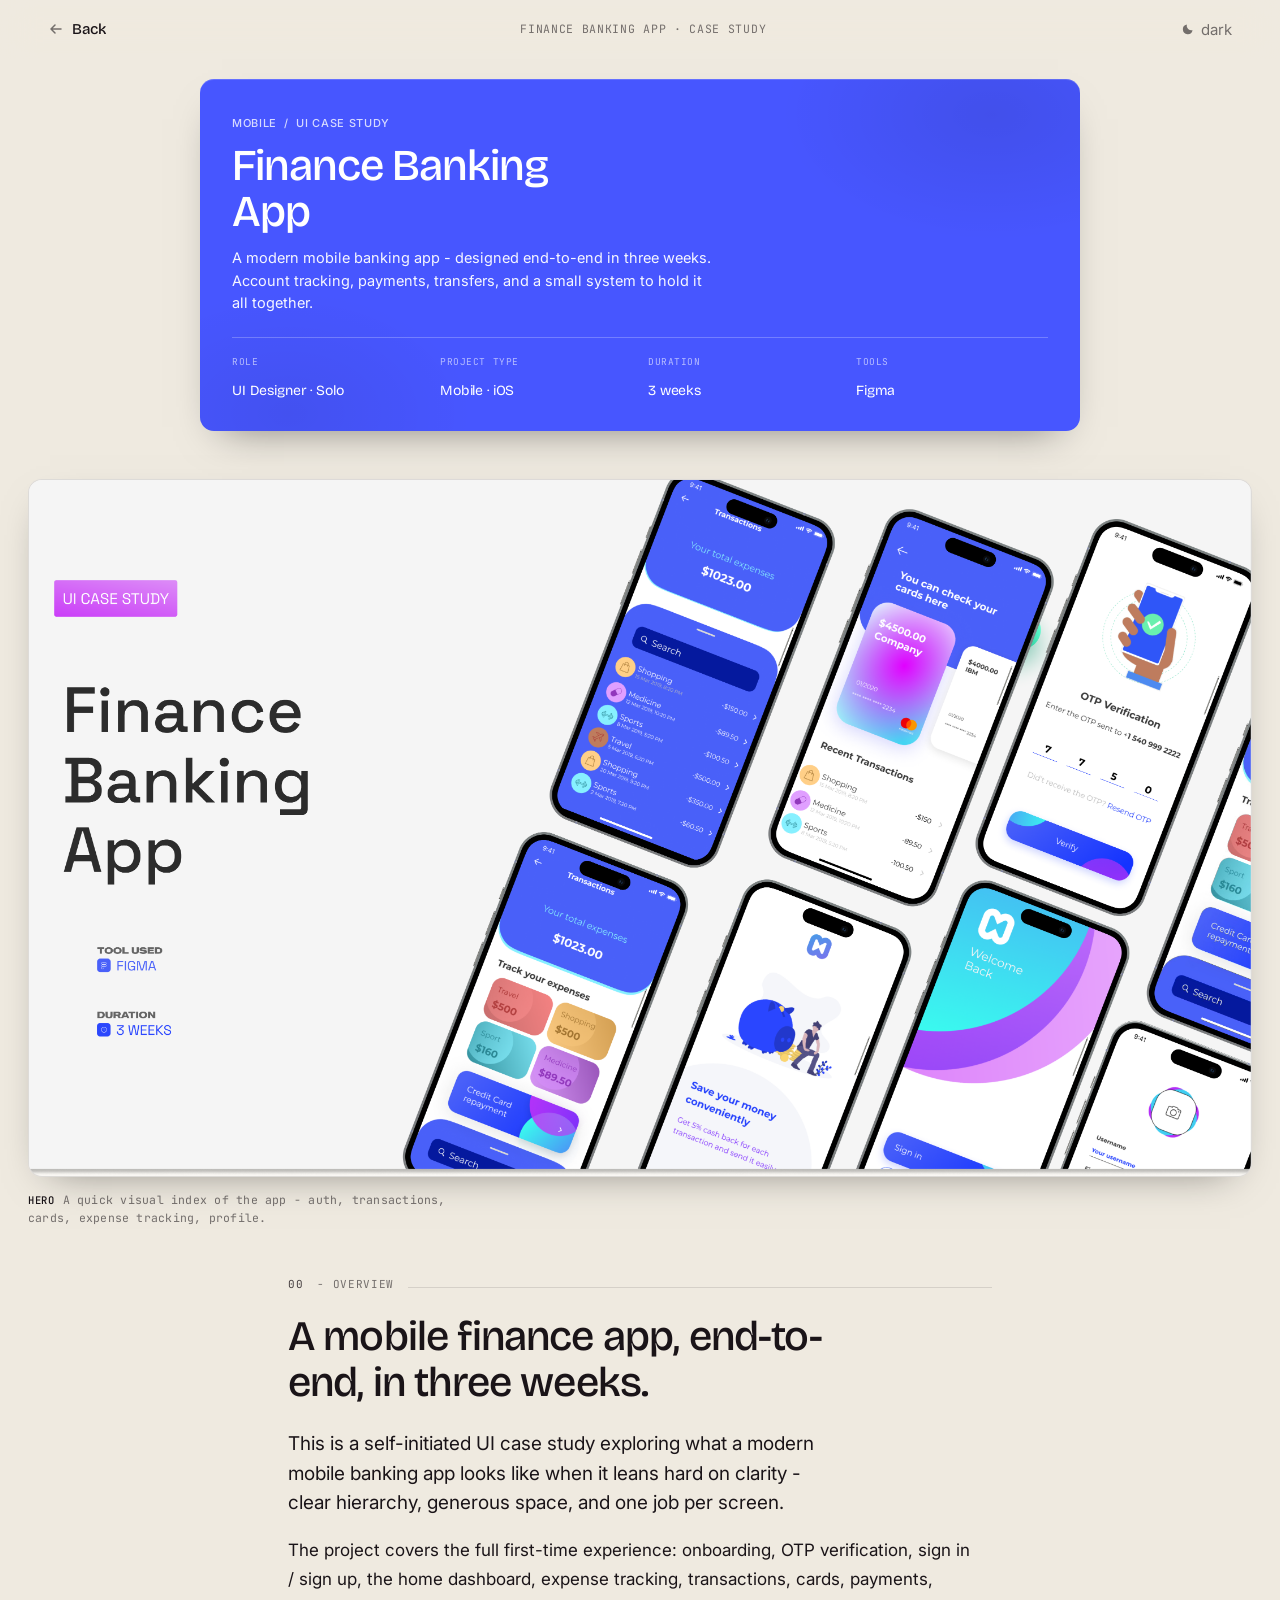
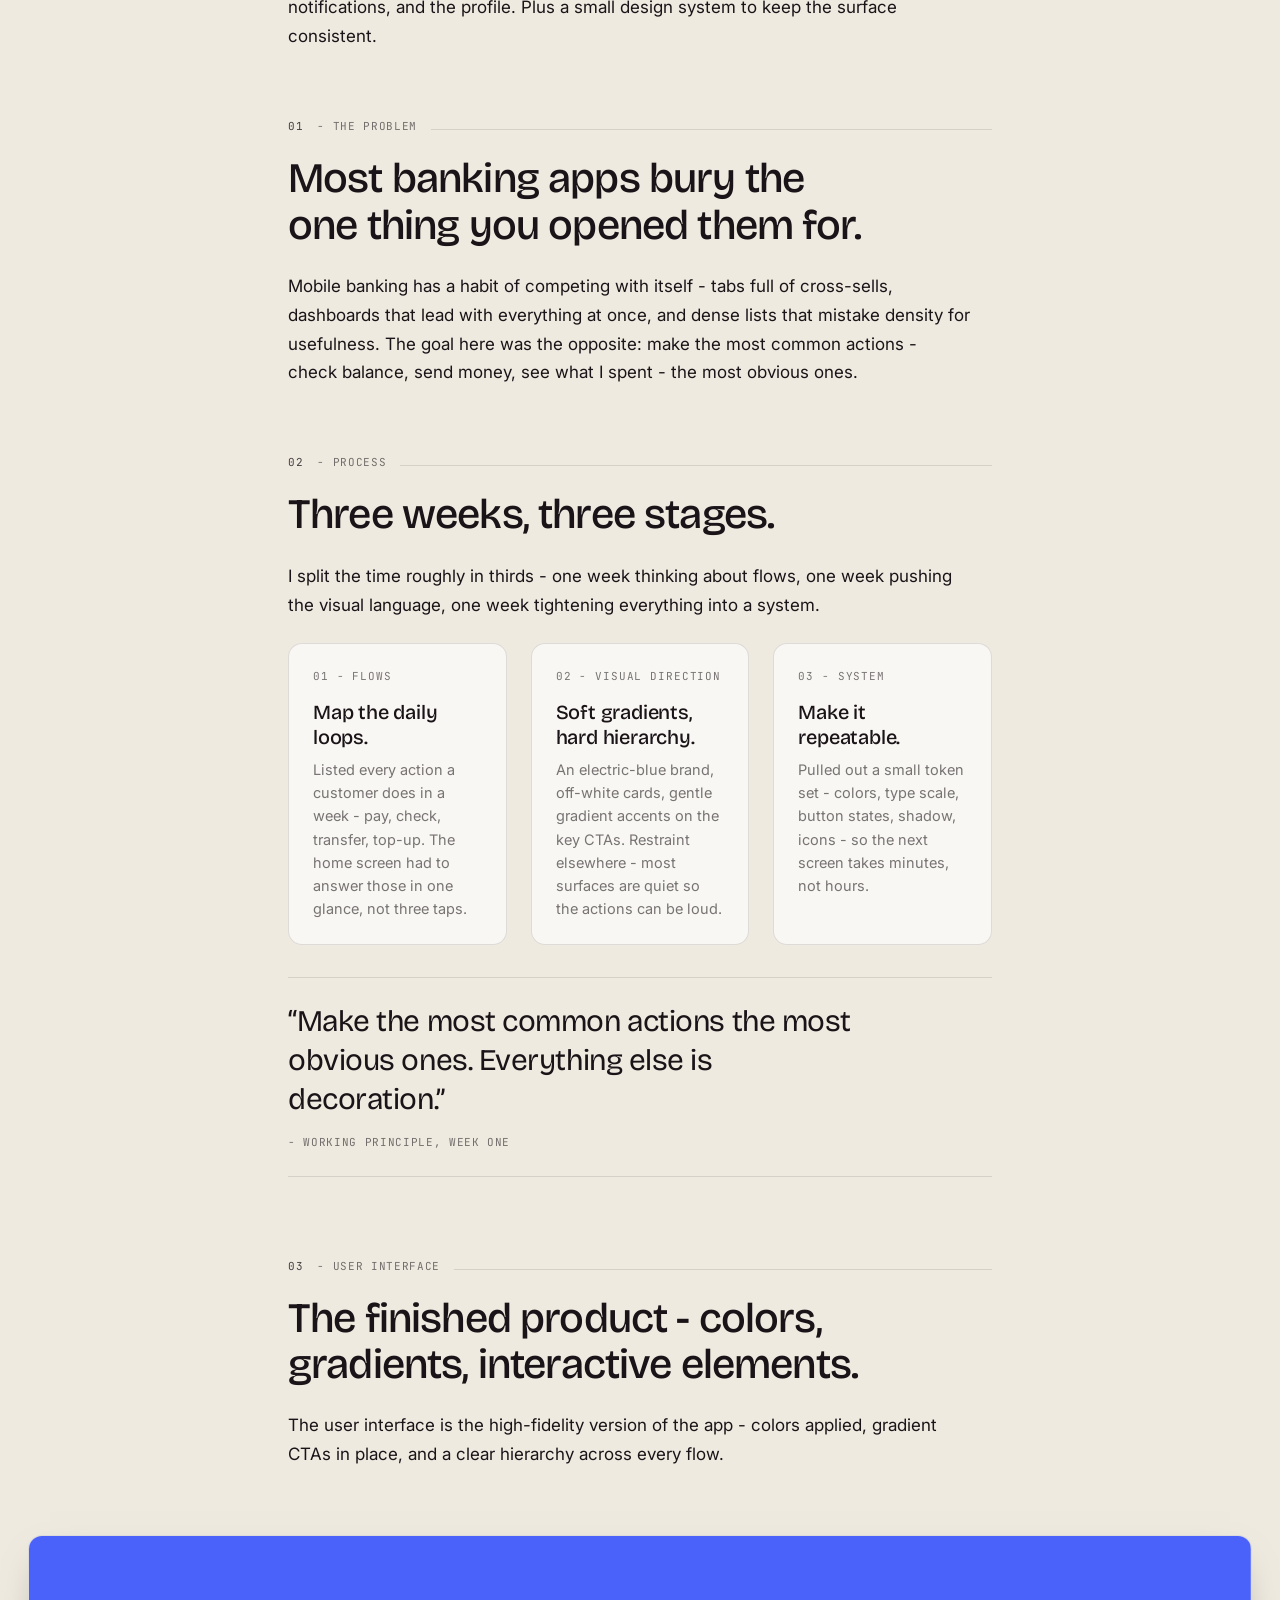
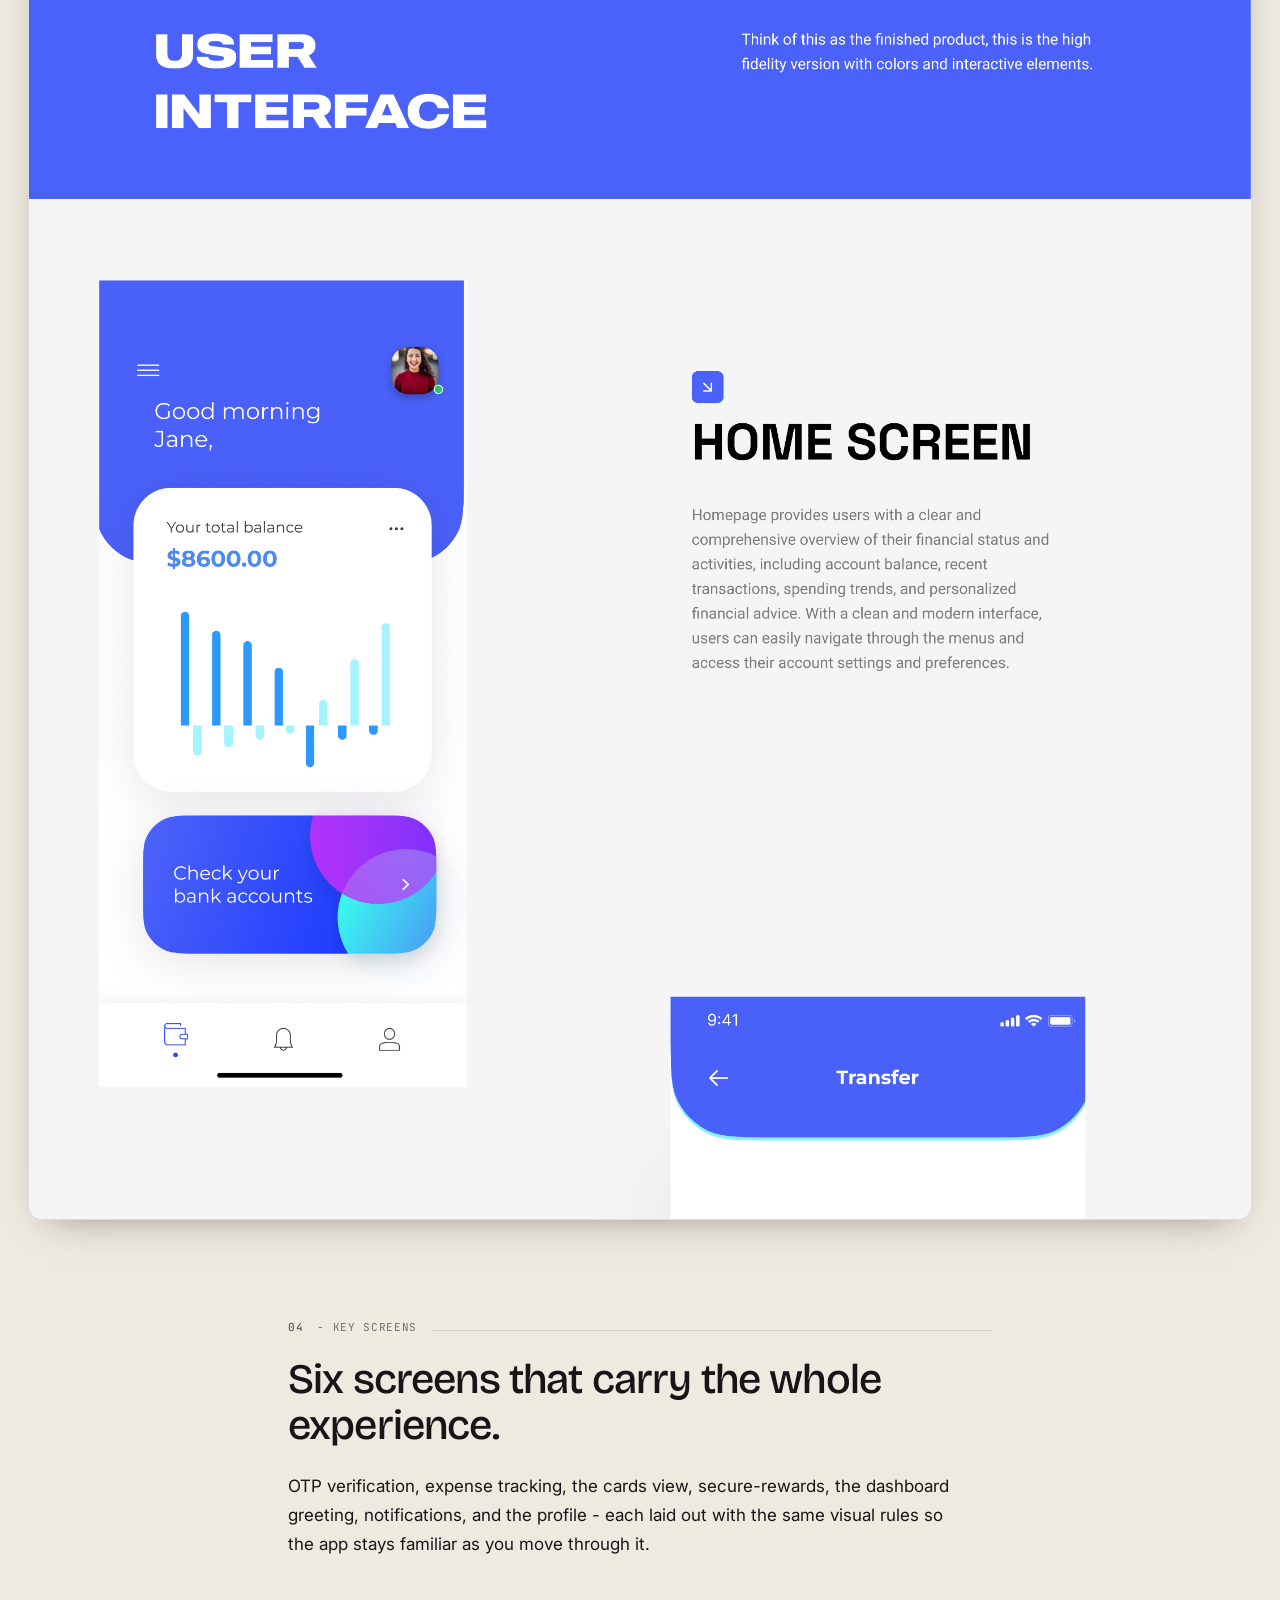
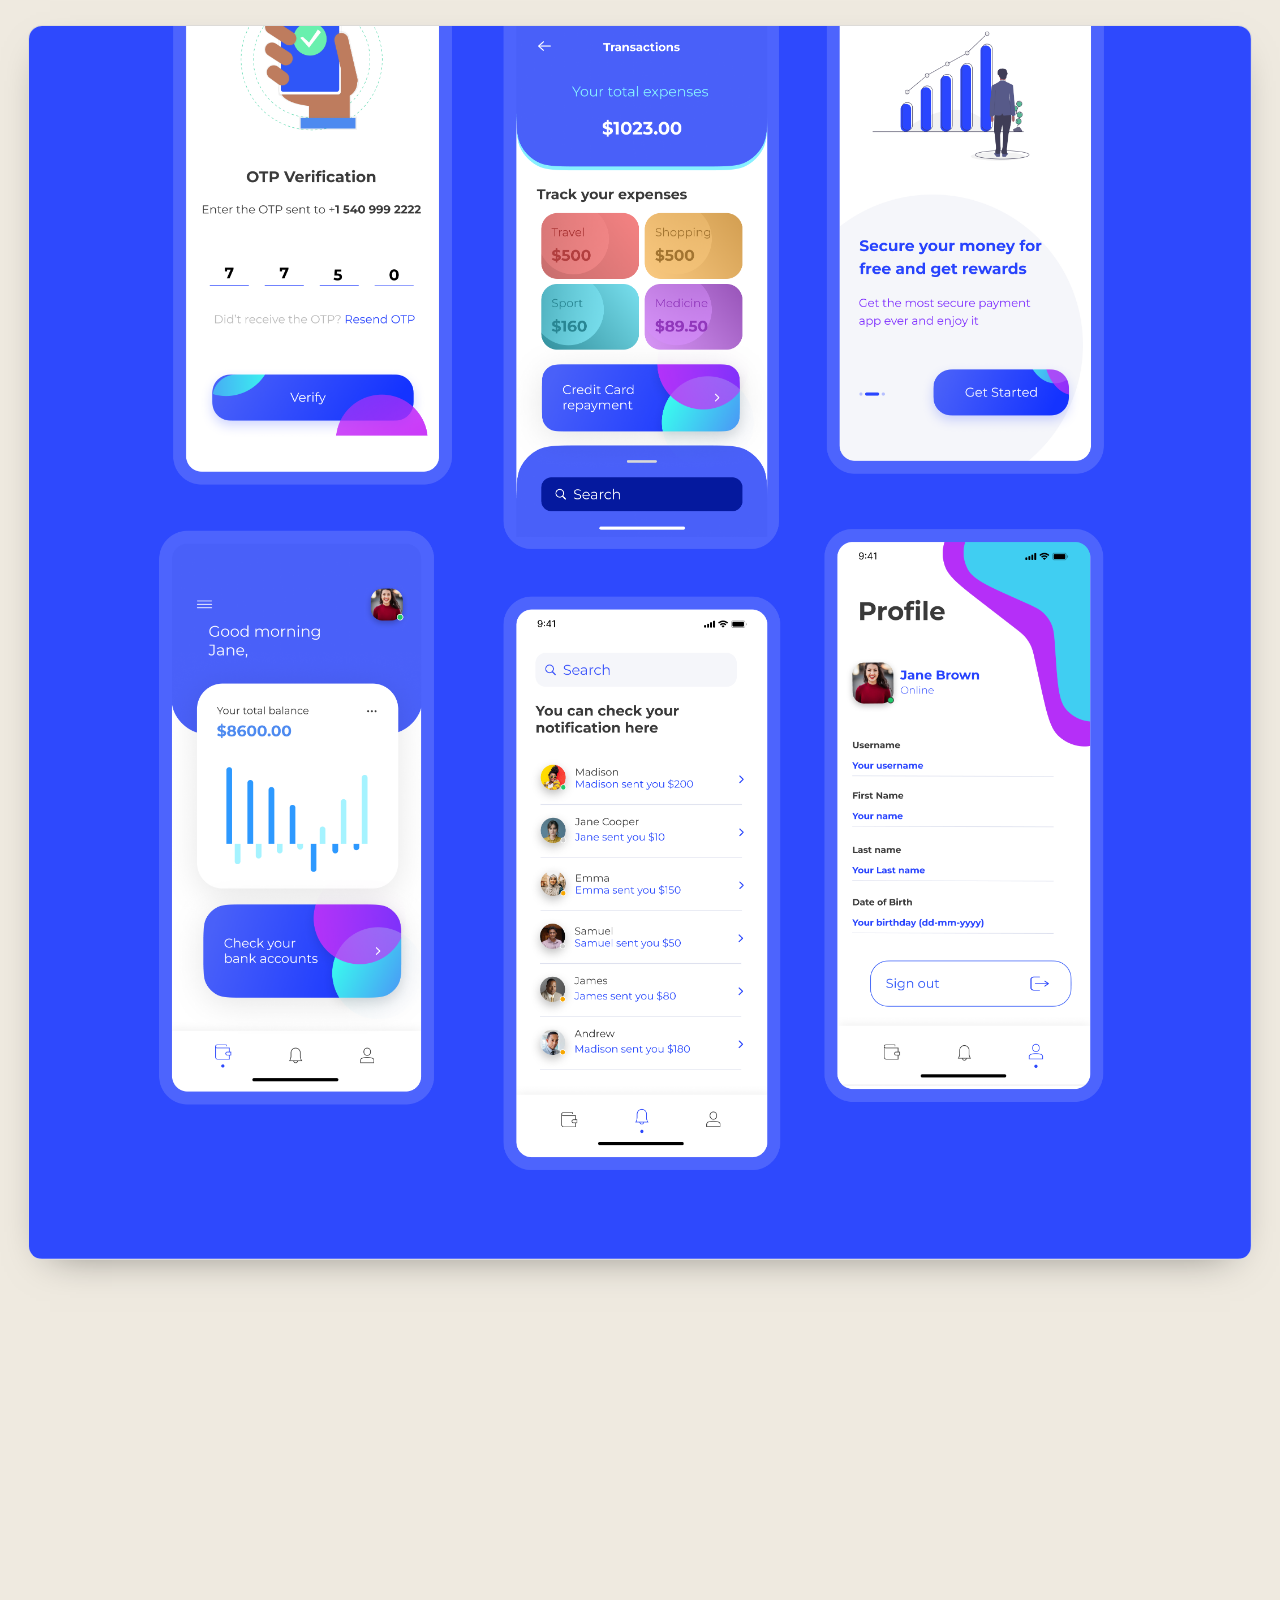
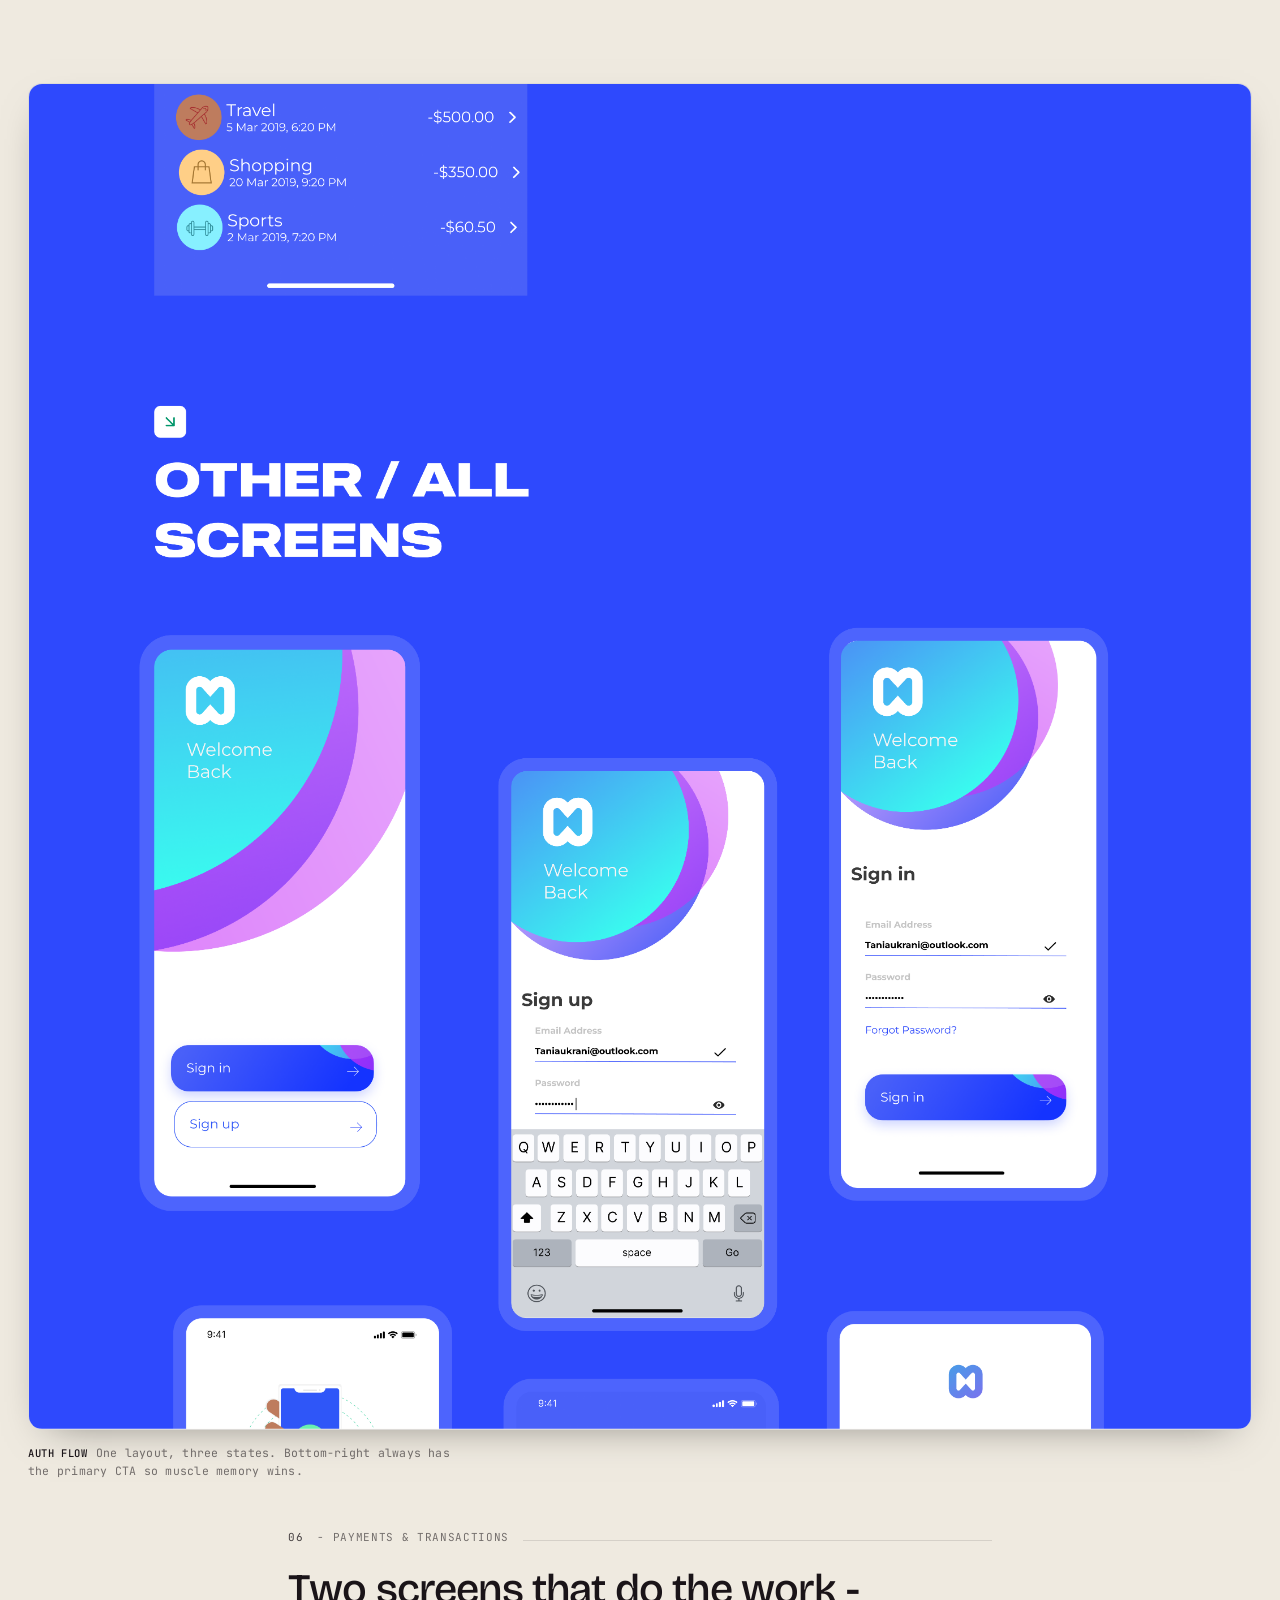
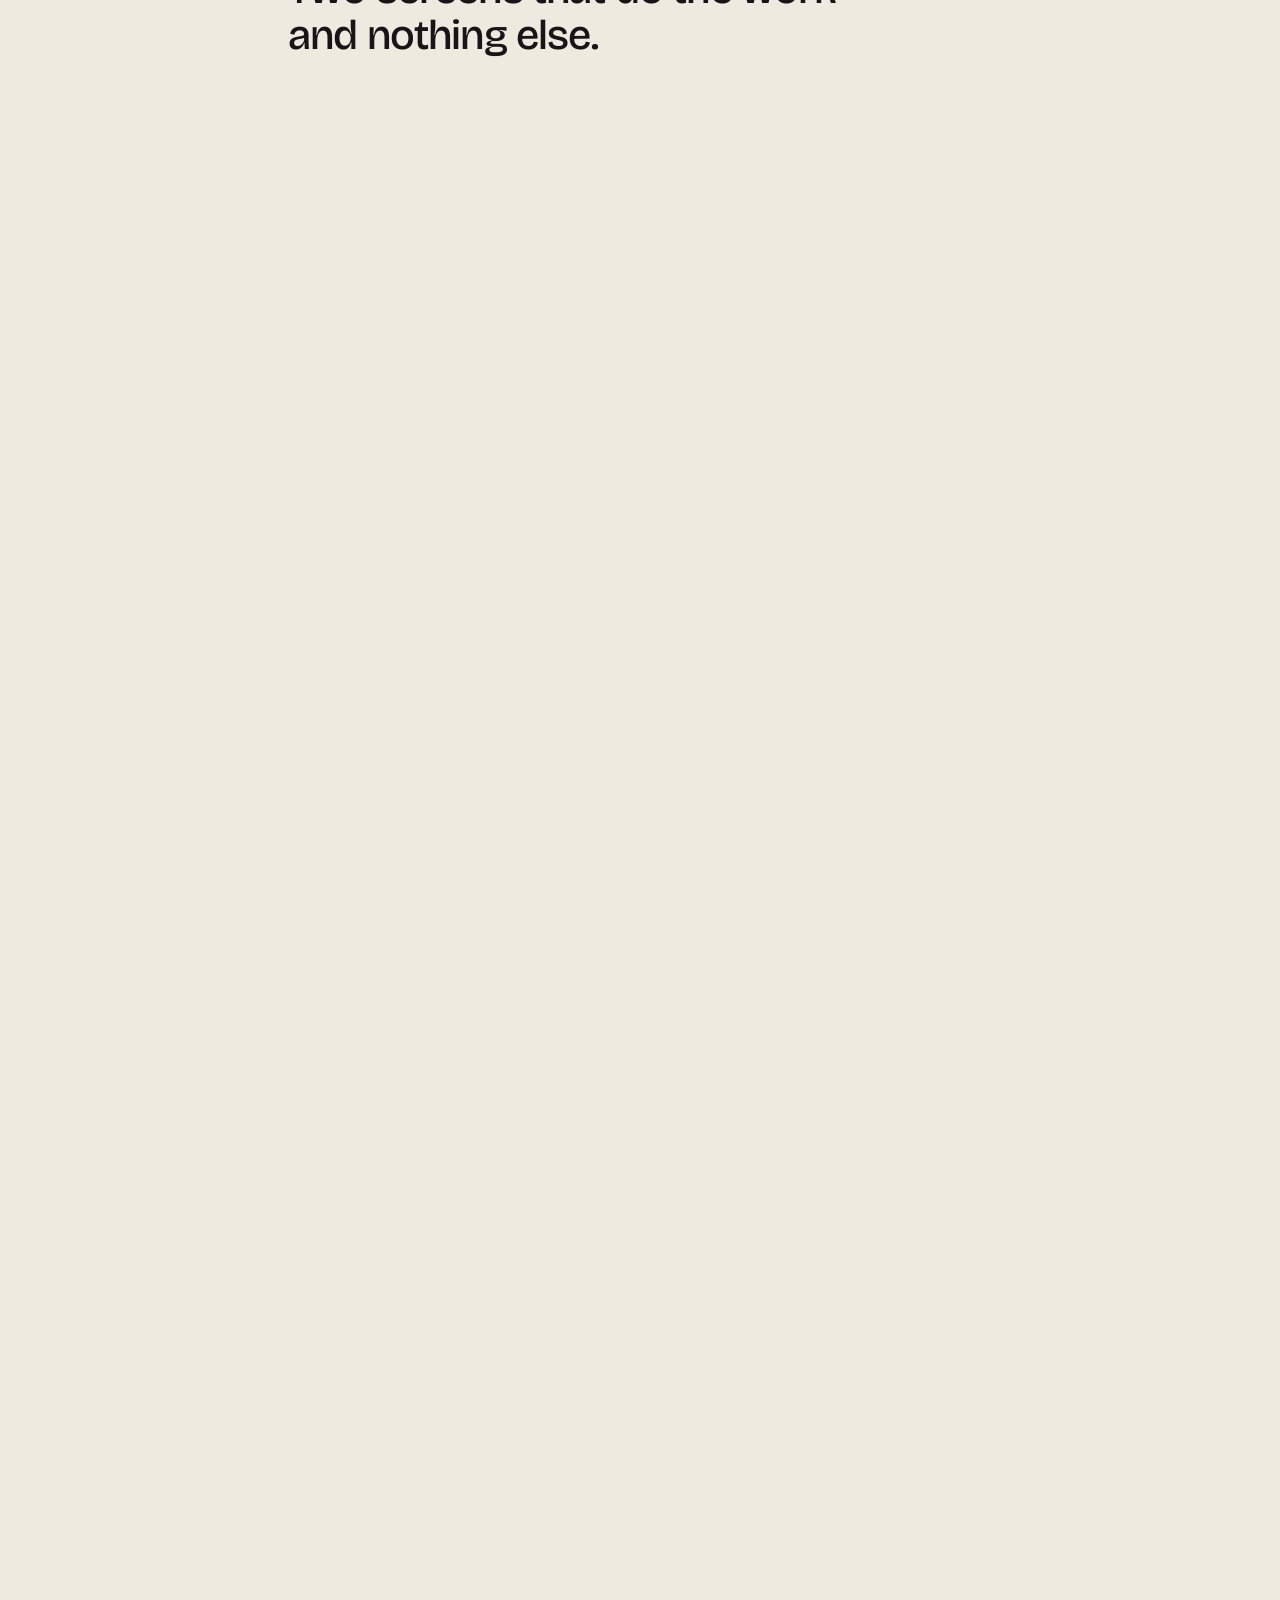
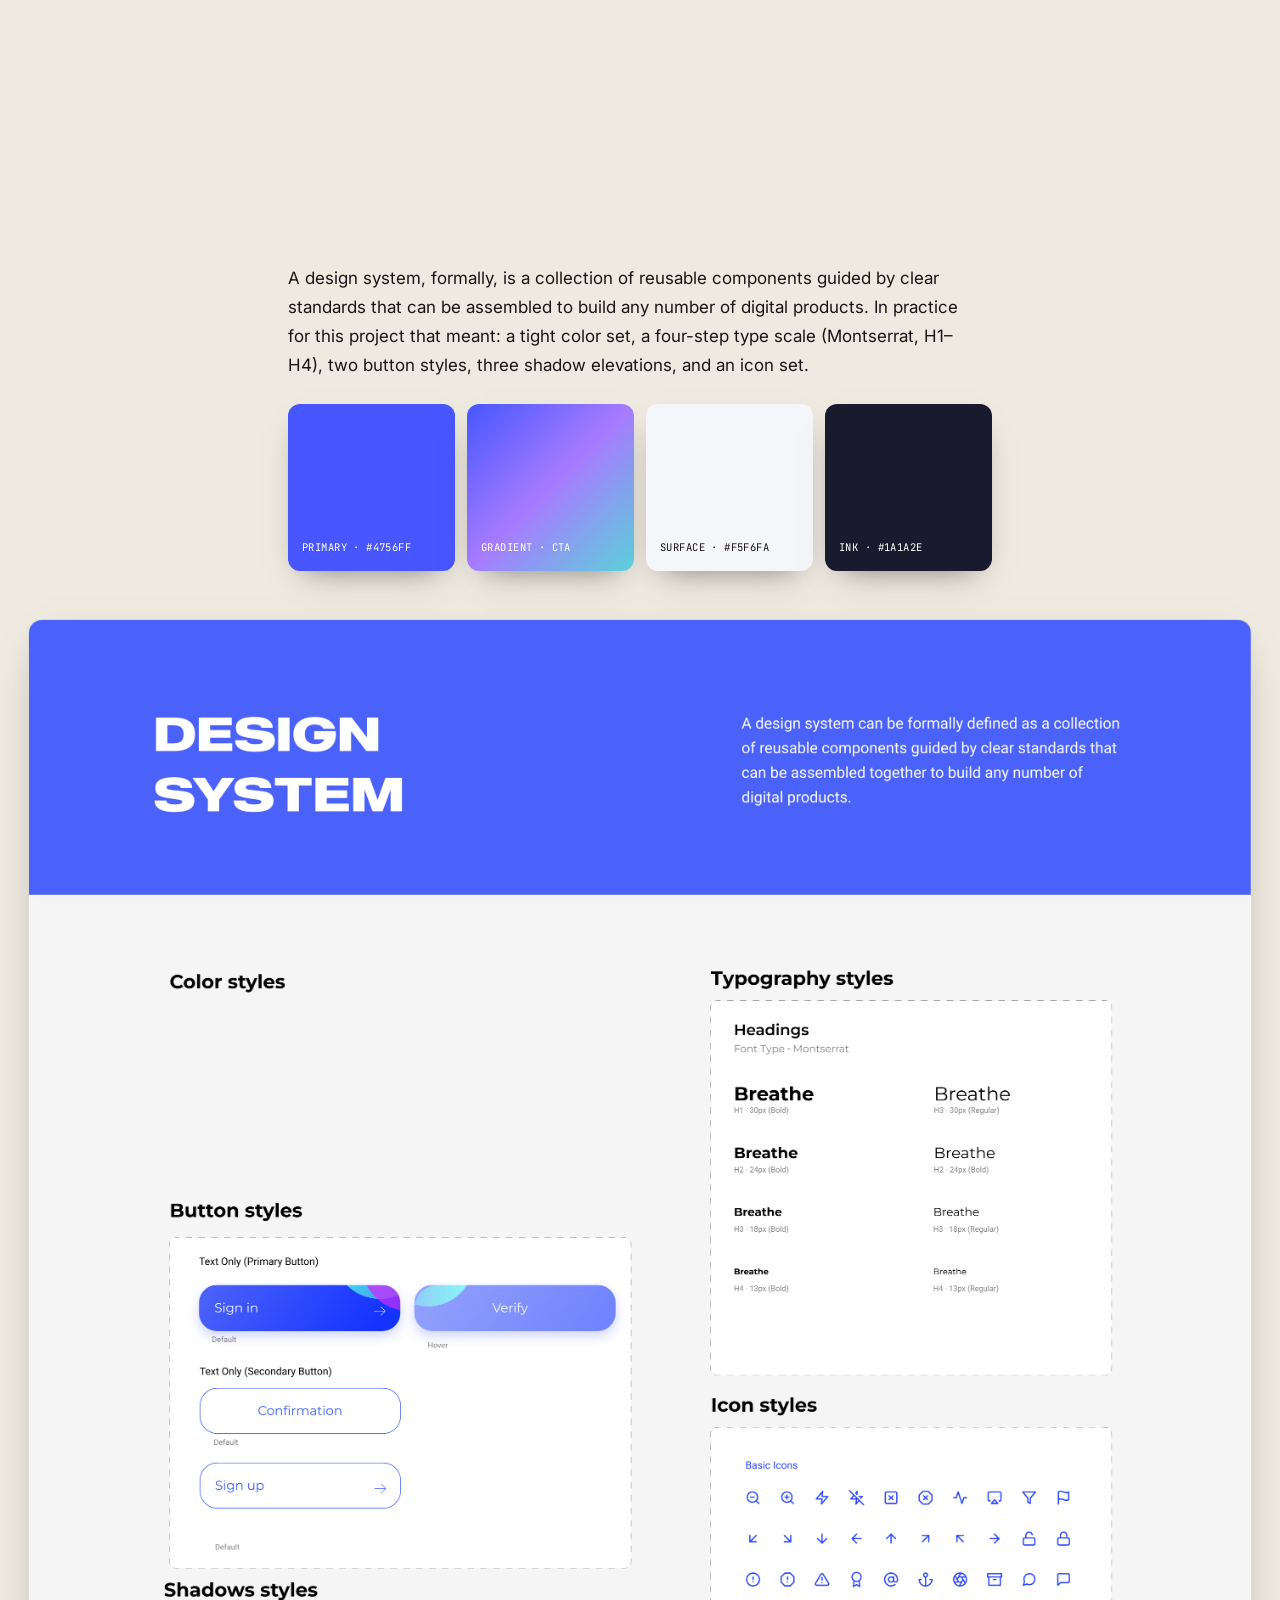
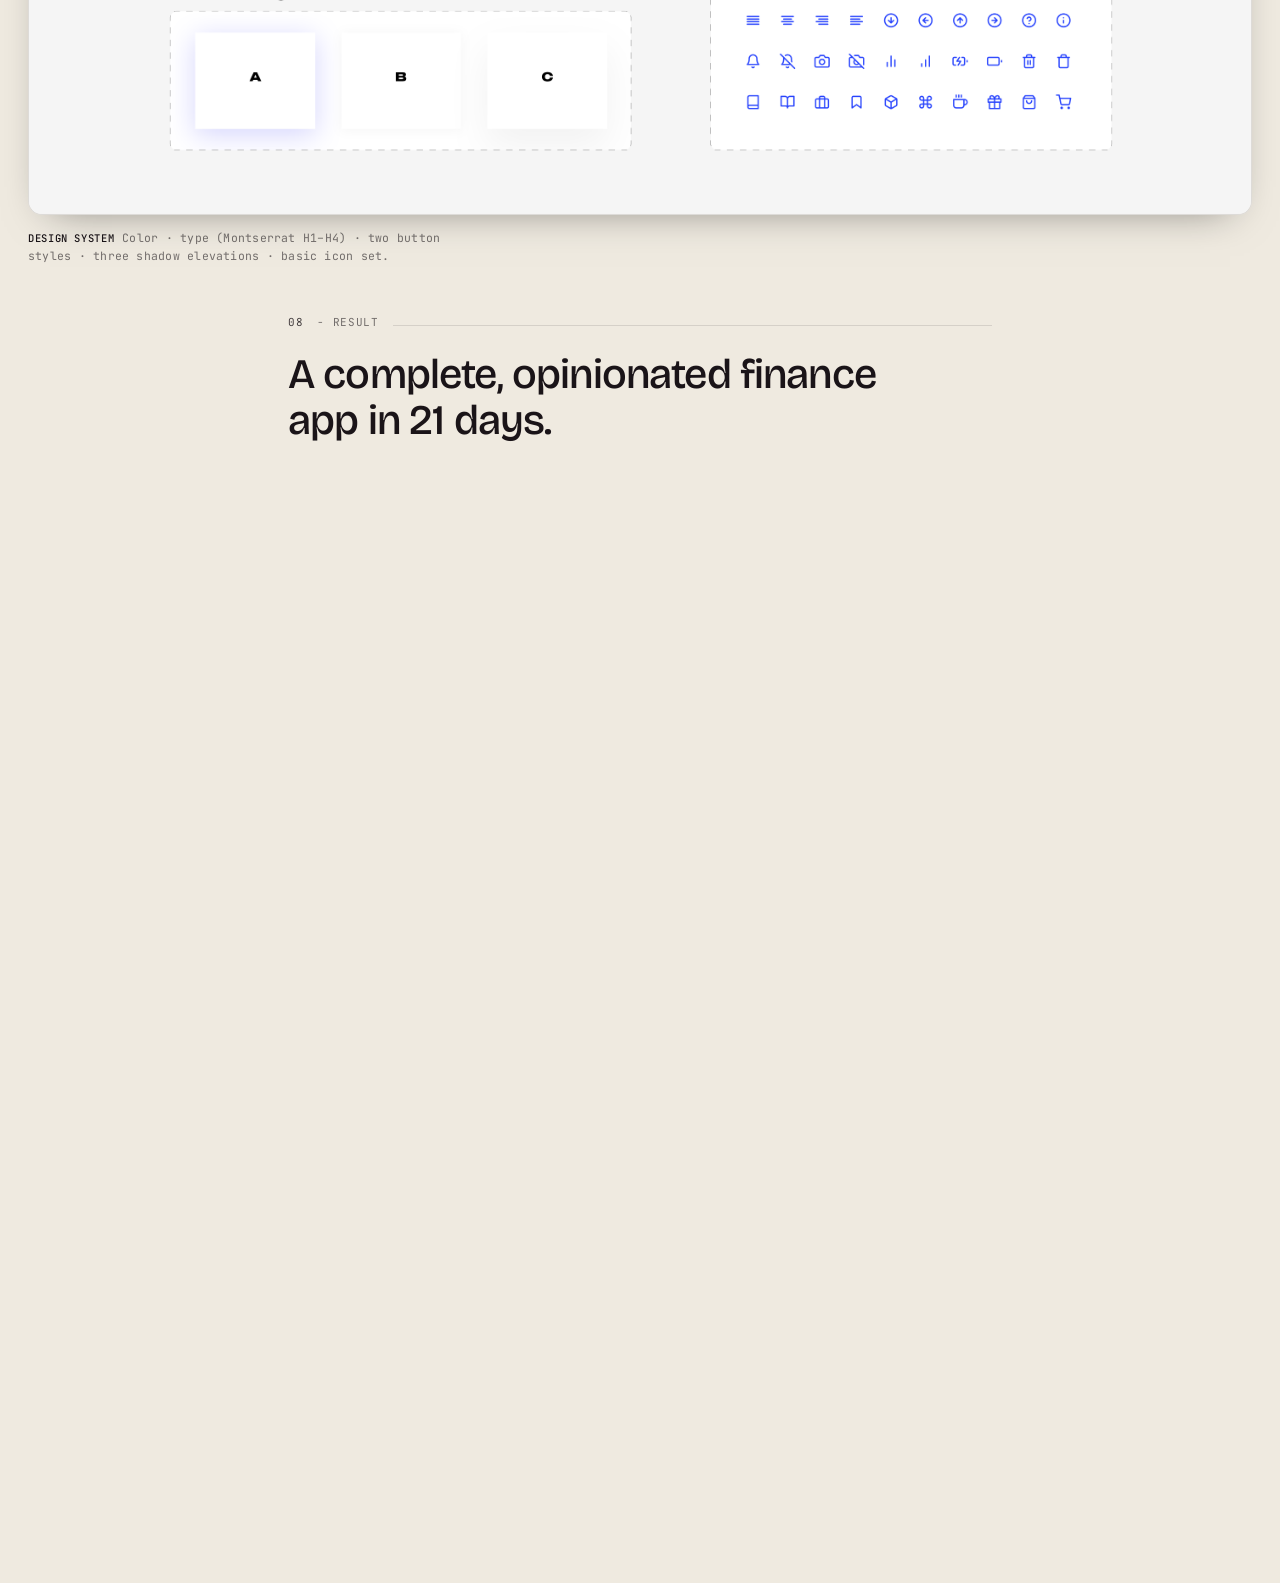
<file: project/projects/Finance Banking App.html>
<!doctype html>
<html lang="en">
<head>
<meta charset="utf-8" />
<meta name="viewport" content="width=device-width,initial-scale=1" />
<title>Finance Banking App - Case Study</title>
<meta name="description" content="A 3-week UI case study for a modern mobile finance &amp; banking app." />

<link rel="preconnect" href="https://fonts.googleapis.com" />
<link rel="preconnect" href="https://fonts.gstatic.com" crossorigin />
<link href="https://fonts.googleapis.com/css2?family=Bricolage+Grotesque:opsz,wght@12..96,300;12..96,400;12..96,500;12..96,600&family=Inter:wght@300;400;500&family=JetBrains+Mono:wght@400&display=swap" rel="stylesheet" />

<style>
  :root{
    --bg:#0E2625;
    --ink:#EFEAE0;
    --mute:rgba(239,234,224,.58);
    --line:rgba(239,234,224,.14);
    --line-soft:rgba(239,234,224,.07);
    --surface:rgba(255,255,255,.05);
    /* Finance app brand-inspired accent (electric blue) */
    --accent:#4756FF;
    --accent-2:#E9D6FF;
    --accent-ink:#FFFFFF;
    --display:'Bricolage Grotesque','Inter',ui-sans-serif,sans-serif;
    --body:'Inter',ui-sans-serif,sans-serif;
    --mono:'JetBrains Mono',ui-monospace,Menlo,monospace;
  }
  html[data-theme="light"]{
    --bg:#EFEAE0;
    --ink:#1A1418;
    --mute:rgba(26,20,24,.58);
    --line:rgba(26,20,24,.12);
    --line-soft:rgba(26,20,24,.06);
    --surface:rgba(255,255,255,.6);
  }
  *,*::before,*::after{box-sizing:border-box}
  html,body{margin:0;padding:0;background:var(--bg);color:var(--ink);
    font-family:var(--body);font-size:17px;line-height:1.65;
    -webkit-font-smoothing:antialiased;-moz-osx-font-smoothing:grayscale;
    text-rendering:optimizeLegibility;
    transition:background .35s ease,color .35s ease}
  html{scroll-behavior:smooth}
  ::selection{background:var(--ink);color:var(--bg)}
  a{color:inherit}

  /* layout */
  .col{max-width:760px;margin:0 auto;padding:0 28px}
  .col.wide{max-width:1120px}
  section.break{
    position:relative;left:50%;transform:translateX(-50%);
    width:min(1240px,calc(100vw - 56px))}

  /* top bar */
  .bar{position:sticky;top:0;z-index:20;
    backdrop-filter:blur(18px) saturate(140%);
    -webkit-backdrop-filter:blur(18px) saturate(140%);
    background:color-mix(in oklab,var(--bg) 80%,transparent);
    border-bottom:.5px solid transparent;transition:border-color .3s}
  .bar.scrolled{border-bottom-color:var(--line)}
  .bar-inner{display:flex;justify-content:space-between;align-items:center;
    height:58px;max-width:1240px;margin:0 auto;padding:0 28px;gap:16px}
  .back{text-decoration:none;color:var(--ink);font-family:var(--display);
    font-weight:500;font-size:15px;letter-spacing:-.01em;
    display:inline-flex;align-items:center;gap:8px}
  .back .a{color:var(--mute);transition:transform .3s,color .3s;display:inline-block}
  .back:hover .a{transform:translateX(-4px);color:var(--ink)}
  .bar-mid{flex:1;text-align:center;font-family:var(--mono);font-size:11.5px;
    letter-spacing:.06em;text-transform:uppercase;color:var(--mute)}
  .theme{appearance:none;border:0;background:transparent;color:var(--mute);
    font-family:var(--body);font-size:15px;cursor:pointer;padding:0;line-height:1;
    display:inline-flex;align-items:center;gap:6px}
  .theme:hover{color:var(--ink)}
  .theme svg{width:14px;height:14px}

  /* cover - uses brand accent */
  .cover{margin:20px auto 0;padding:28px 32px 28px;
    background:var(--accent);color:var(--accent-ink);
    border-radius:14px;position:relative;overflow:hidden;
    box-shadow:0 1px 0 rgba(255,255,255,.16) inset,0 18px 40px -22px rgba(0,0,0,.5);
    max-width:880px}
  .cover::before{content:"";position:absolute;inset:0;
    background:
      radial-gradient(40% 60% at 90% 10%, rgba(0,0,0,.08), transparent 60%),
      radial-gradient(30% 50% at 10% 95%, rgba(0,0,0,.06), transparent 70%);
    pointer-events:none}
  .cover .eye{font-family:var(--body);font-weight:500;font-size:11px;
    letter-spacing:.06em;text-transform:uppercase;opacity:.78;position:relative}
  .cover h1{font-family:var(--display);font-weight:500;
    font-size:clamp(28px,3.6vw,44px);letter-spacing:-.022em;line-height:1.05;
    margin:8px 0 12px;max-width:14ch;position:relative}
  .cover .lede{font-size:14.5px;line-height:1.55;
    max-width:54ch;opacity:.95;margin:0;position:relative;color:var(--accent-ink)}
  .cover .meta{display:grid;grid-template-columns:repeat(4,1fr);gap:16px;
    margin-top:22px;padding-top:16px;
    border-top:1px solid rgba(255,255,255,.24);position:relative}
  .cover .meta .k{font-family:var(--mono);font-size:9.5px;letter-spacing:.06em;
    text-transform:uppercase;opacity:.6;margin-bottom:5px;display:block}
  .cover .meta .v{font-family:var(--display);font-weight:400;font-size:14px;
    letter-spacing:-.01em;line-height:1.3}
  @media (max-width:720px){
    .cover{padding:24px 22px;border-radius:12px}
    .cover .meta{grid-template-columns:repeat(2,1fr);gap:14px}
  }

  /* section heads */
  section{padding:48px 0 0}
  .eyebrow{display:flex;align-items:baseline;gap:14px;margin-bottom:20px;
    font-family:var(--mono);font-size:11px;letter-spacing:.06em;
    text-transform:uppercase;color:var(--mute)}
  .eyebrow .num{font-variant-numeric:tabular-nums;color:var(--ink);opacity:.8}
  .eyebrow .line{flex:1;height:1px;background:var(--line)}
  h2{font-family:var(--display);font-weight:500;
    font-size:clamp(28px,3.6vw,42px);letter-spacing:-.02em;line-height:1.1;
    margin:0 0 24px;color:var(--ink);max-width:22ch;text-wrap:pretty}
  h3{font-family:var(--display);font-weight:500;font-size:22px;
    letter-spacing:-.01em;line-height:1.25;margin:0 0 8px}

  /* body type */
  p{margin:0 0 18px;max-width:62ch;line-height:1.7;color:var(--ink)}
  p.lede{font-size:19px;line-height:1.55;color:var(--ink);max-width:46ch}
  p.mute{color:var(--mute)}

  /* image cards */
  .shot{position:relative;width:100%;border-radius:14px;overflow:hidden;
    background:var(--surface);border:.5px solid var(--line);
    box-shadow:0 14px 40px -22px rgba(0,0,0,.5);
    display:block}
  .shot img{display:block;width:100%;height:auto}
  /* a "tall" variant for design-system & multi-screen sheets - show more */
  .shot.tall img{max-height:none}
  .shot.full img{max-height:none}

  /* image caption */
  .cap{margin:14px 0 0;font-family:var(--mono);font-size:11.5px;
    letter-spacing:.02em;color:var(--mute);max-width:62ch;line-height:1.55}
  .cap b{color:var(--ink);font-weight:500;text-transform:uppercase;
    letter-spacing:.06em;font-size:10.5px;margin-right:8px}

  /* row of images */
  .row{display:grid;grid-template-columns:repeat(2,1fr);gap:18px}
  .row.three{grid-template-columns:repeat(3,1fr)}
  @media (max-width:720px){.row,.row.three{grid-template-columns:1fr}}

  /* process steps - three columns */
  .steps{display:grid;grid-template-columns:repeat(3,1fr);gap:24px;
    margin:24px 0 0}
  .step{padding:24px;background:var(--surface);
    border:.5px solid var(--line);border-radius:14px}
  .step .k{font-family:var(--mono);font-size:11px;letter-spacing:.08em;
    text-transform:uppercase;color:var(--mute);margin:0 0 14px}
  .step h3{margin:0 0 8px;font-size:20px}
  .step p{margin:0;color:var(--mute);font-size:14.5px;line-height:1.6}
  @media (max-width:720px){.steps{grid-template-columns:1fr}}

  /* design tokens preview */
  .tokens{display:grid;grid-template-columns:repeat(4,1fr);gap:12px;
    margin:24px 0 0}
  .tok{aspect-ratio:1;border-radius:12px;display:flex;align-items:flex-end;
    padding:14px;font-family:var(--mono);font-size:10.5px;letter-spacing:.04em;
    text-transform:uppercase;color:#fff;
    box-shadow:0 14px 30px -16px rgba(0,0,0,.5)}
  .tok.l{color:#1A1418}
  @media (max-width:560px){.tokens{grid-template-columns:repeat(2,1fr)}}

  /* pull-quote */
  .pull{margin:32px 0;padding:24px 0;border-top:1px solid var(--line);
    border-bottom:1px solid var(--line)}
  .pull q{font-family:var(--display);font-weight:400;
    font-size:clamp(22px,2.6vw,30px);letter-spacing:-.015em;line-height:1.3;
    color:var(--ink);quotes:"\201C""\201D";display:block;max-width:30ch}
  .pull .src{margin-top:14px;font-family:var(--mono);font-size:11px;
    letter-spacing:.06em;text-transform:uppercase;color:var(--mute)}

  /* result outcome card */
  .result{margin:32px 0 0;padding:36px 36px;background:var(--accent);
    color:var(--accent-ink);border-radius:18px;
    box-shadow:0 18px 40px -22px rgba(71,86,255,.5)}
  .result .eye{font-family:var(--mono);font-size:11px;letter-spacing:.08em;
    text-transform:uppercase;color:rgba(255,255,255,.65);
    margin-bottom:10px;display:block}
  .result h3{font-family:var(--display);font-weight:500;
    font-size:clamp(24px,3vw,34px);letter-spacing:-.018em;line-height:1.15;
    color:inherit;margin:0;max-width:24ch}

  /* next project card */
  .next{margin:48px auto 0;padding:48px 48px;
    background:var(--accent);color:var(--accent-ink);border-radius:22px;
    display:flex;justify-content:space-between;align-items:end;
    text-decoration:none;gap:24px;flex-wrap:wrap;
    transition:transform .4s cubic-bezier(.2,.7,.2,1)}
  .next:hover{transform:translateY(-4px)}
  .next .eye{font-family:var(--body);font-weight:500;font-size:12px;
    letter-spacing:.05em;text-transform:uppercase;opacity:.78}
  .next h2{margin:6px 0 0;color:inherit;font-size:clamp(32px,4.5vw,52px);
    letter-spacing:-.022em}
  .next .arr{font-size:24px;opacity:.85}
  @media (max-width:640px){.next{padding:32px 28px}}

  footer{padding:48px 0 56px;color:var(--mute);font-family:var(--mono);
    font-size:11px;letter-spacing:.04em;text-transform:uppercase;
    display:flex;justify-content:space-between;flex-wrap:wrap;gap:12px}
  footer a{text-decoration:none}
  footer a:hover{color:var(--ink)}

  /* reveal */
  .r{opacity:0;transform:translateY(14px);
    transition:opacity .9s cubic-bezier(.2,.7,.2,1),transform .9s cubic-bezier(.2,.7,.2,1)}
  .r.in{opacity:1;transform:none}
  .steps .step.r:nth-child(2){transition-delay:.08s}
  .steps .step.r:nth-child(3){transition-delay:.16s}
  .row > .r:nth-child(2){transition-delay:.08s}
  .row > .r:nth-child(3){transition-delay:.16s}
  .eyebrow .line{transform-origin:left center;transform:scaleX(0);
    transition:transform .9s cubic-bezier(.2,.7,.2,1) .15s}
  .eyebrow.in .line{transform:scaleX(1)}
  .shot.r{transition:opacity .9s cubic-bezier(.2,.7,.2,1),
                     transform .4s cubic-bezier(.2,.7,.2,1),
                     box-shadow .4s cubic-bezier(.2,.7,.2,1)}
  .shot:hover{transform:translateY(-4px);
    box-shadow:0 26px 56px -22px rgba(0,0,0,.6)}
  @media (prefers-reduced-motion: reduce){
    .r{transition:none !important;opacity:1 !important;transform:none !important}
    .eyebrow .line{transition:none !important;transform:none !important}
    .shot:hover{transform:none !important}
  }
</style>
</head>

<body>

<!-- ── Top bar ─────────────────────────────────────────────────────────── -->
<div class="bar" id="bar">
  <div class="bar-inner">
    <a href="../Portfolio Simple.html" class="back">
      <svg class="a" viewBox="0 0 16 16" width="16" height="16" fill="none" aria-hidden="true">
        <path d="M13 8H3M7 4L3 8l4 4" stroke="currentColor" stroke-width="1.5" stroke-linecap="round" stroke-linejoin="round"/>
      </svg>
      Back
    </a>
    <div class="bar-mid">Finance Banking App · Case Study</div>
    <button class="theme" id="themeBtn" aria-label="Toggle theme">
      <svg id="themeIcon" viewBox="0 0 16 16" fill="none" aria-hidden="true"></svg>
      <span id="themeLabel">dark</span>
    </button>
  </div>
</div>

<!-- ── Cover ───────────────────────────────────────────────────────────── -->
<div class="col wide">
  <section class="break" style="padding-top:0">
    <div class="cover" style="background-color: rgb(71, 86, 255)">
      <span class="eye">Mobile &nbsp;/&nbsp; UI Case Study</span>
      <h1>Finance Banking App</h1>
      <p class="lede">A modern mobile banking app - designed end-to-end in three weeks. Account tracking, payments, transfers, and a small system to hold it all together.</p>
      <div class="meta">
        <div>
          <span class="k">Role</span>
          <span class="v">UI Designer · Solo</span>
        </div>
        <div>
          <span class="k">Project Type</span>
          <span class="v">Mobile · iOS</span>
        </div>
        <div>
          <span class="k">Duration</span>
          <span class="v">3 weeks</span>
        </div>
        <div>
          <span class="k">Tools</span>
          <span class="v">Figma</span>
        </div>
      </div>
    </div>
  </section>
</div>

<!-- ── Hero image (the isometric layout) ───────────────────────────────── -->
<div class="col wide">
  <section class="break">
    <div class="shot tall">
      <img src="finance-app/cover.png" alt="Finance Banking App - angled grid of all key screens" />
    </div>
    <p class="cap"><b>Hero</b>A quick visual index of the app - auth, transactions, cards, expense tracking, profile.</p>
  </section>
</div>

<!-- ── Overview ────────────────────────────────────────────────────────── -->
<div class="col">
  <section id="overview">
    <div class="eyebrow"><span class="num">00</span><span>- Overview</span><span class="line"></span></div>
    <h2>A mobile finance app, end-to-end, in three weeks.</h2>
    <p class="lede">This is a self-initiated UI case study exploring what a modern mobile banking app looks like when it leans hard on clarity - clear hierarchy, generous space, and one job per screen.</p>
    <p>The project covers the full first-time experience: onboarding, OTP verification, sign in / sign up, the home dashboard, expense tracking, transactions, cards, payments, notifications, and the profile. Plus a small design system to keep the surface consistent.</p>
  </section>
</div>

<!-- ── Problem ────────────────────────────────────────────────────────── -->
<div class="col">
  <section id="problem">
    <div class="eyebrow"><span class="num">01</span><span>- The Problem</span><span class="line"></span></div>
    <h2>Most banking apps bury the one thing you opened them for.</h2>
    <p>Mobile banking has a habit of competing with itself - tabs full of cross-sells, dashboards that lead with everything at once, and dense lists that mistake density for usefulness. The goal here was the opposite: make the most common actions - check balance, send money, see what I spent - the most obvious ones.</p>
  </section>
</div>

<!-- ── Process ─────────────────────────────────────────────────────────── -->
<div class="col">
  <section id="process">
    <div class="eyebrow"><span class="num">02</span><span>- Process</span><span class="line"></span></div>
    <h2>Three weeks, three stages.</h2>
    <p>I split the time roughly in thirds - one week thinking about flows, one week pushing the visual language, one week tightening everything into a system.</p>

    <div class="steps">
      <div class="step">
        <p class="k">01 - Flows</p>
        <h3>Map the daily loops.</h3>
        <p>Listed every action a customer does in a week - pay, check, transfer, top-up. The home screen had to answer those in one glance, not three taps.</p>
      </div>
      <div class="step">
        <p class="k">02 - Visual Direction</p>
        <h3>Soft gradients, hard hierarchy.</h3>
        <p>An electric-blue brand, off-white cards, gentle gradient accents on the key CTAs. Restraint elsewhere - most surfaces are quiet so the actions can be loud.</p>
      </div>
      <div class="step">
        <p class="k">03 - System</p>
        <h3>Make it repeatable.</h3>
        <p>Pulled out a small token set - colors, type scale, button states, shadow, icons - so the next screen takes minutes, not hours.</p>
      </div>
    </div>
  </section>
</div>

<!-- ── Pull quote ──────────────────────────────────────────────────────── -->
<div class="col">
  <div class="pull">
    <q>Make the most common actions the most obvious ones. Everything else is decoration.</q>
    <div class="src">- Working principle, week one</div>
  </div>
</div>

<!-- ── User interface section ──────────────────────────────────────────── -->
<div class="col">
  <section id="ui">
    <div class="eyebrow"><span class="num">03</span><span>- User Interface</span><span class="line"></span></div>
    <h2>The finished product - colors, gradients, interactive elements.</h2>
    <p>The user interface is the high-fidelity version of the app - colors applied, gradient CTAs in place, and a clear hierarchy across every flow.</p>
  </section>
</div>

<div class="col wide">
  <section class="break">
    <div class="shot tall">
      <img src="finance-app/home-screen.png" alt="User interface - home screen with balance card, chart and primary CTA" />
    </div>
    <p class="cap"><b>Home screen</b>Balance, spend over time, and the next action - "Check your bank accounts" - all above the fold.</p>
  </section>
</div>

<!-- ── Key screens grid ────────────────────────────────────────────────── -->
<div class="col">
  <section id="screens">
    <div class="eyebrow"><span class="num">04</span><span>- Key Screens</span><span class="line"></span></div>
    <h2>Six screens that carry the whole experience.</h2>
    <p>OTP verification, expense tracking, the cards view, secure-rewards, the dashboard greeting, notifications, and the profile - each laid out with the same visual rules so the app stays familiar as you move through it.</p>
  </section>
</div>

<div class="col wide">
  <section class="break">
    <div class="shot tall full">
      <img src="finance-app/screens-overview.png" alt="OTP verification, expense tracking, secure-rewards, dashboard, notifications, and profile screens" />
    </div>
    <p class="cap"><b>Six core screens</b>Repetition is the system - same card shape, same blue accent, same gradient CTA. The screens stay distinct because the <em>content</em> changes, not the chrome.</p>
  </section>
</div>

<!-- ── Auth & onboarding ──────────────────────────────────────────────── -->
<div class="col">
  <section id="auth">
    <div class="eyebrow"><span class="num">05</span><span>- Auth &amp; Onboarding</span><span class="line"></span></div>
    <h2>Welcome back, sign up, sign in - variations on one composition.</h2>
    <p>The first screens a user ever sees set the tone for the rest of the product. I kept the gradient hero shape, anchored by the brand mark, and let the form below it stay restrained - large hit targets, a single primary action, no decorative noise.</p>
  </section>
</div>

<div class="col wide">
  <section class="break">
    <div class="shot tall full">
      <img src="finance-app/auth-screens.png" alt="Welcome back, sign up, and sign in screens shown side-by-side" />
    </div>
    <p class="cap"><b>Auth flow</b>One layout, three states. Bottom-right always has the primary CTA so muscle memory wins.</p>
  </section>
</div>

<!-- ── Payment & transactions ─────────────────────────────────────────── -->
<div class="col">
  <section id="payment">
    <div class="eyebrow"><span class="num">06</span><span>- Payments &amp; Transactions</span><span class="line"></span></div>
    <h2>Two screens that do the work - and nothing else.</h2>
    <p>The payment screen simplifies the process of sending money: enter an amount, pick a recipient, send. The transaction screen reverses it - total expenses up top, a searchable feed below. Both lean on the same vocabulary so the back-and-forth feels seamless.</p>
  </section>
</div>

<div class="col wide">
  <section class="break">
    <div class="shot tall full">
      <img src="finance-app/payment-transaction.png" alt="Payment screen with numeric keypad, and transaction screen with expense list" />
    </div>
    <p class="cap"><b>Payment &amp; transaction</b>Big numbers, generous tap targets, one decision per screen.</p>
  </section>
</div>

<!-- ── Design system ──────────────────────────────────────────────────── -->
<div class="col">
  <section id="system">
    <div class="eyebrow"><span class="num">07</span><span>- Design System</span><span class="line"></span></div>
    <h2>A small system to keep three weeks of work consistent.</h2>
    <p>A design system, formally, is a collection of reusable components guided by clear standards that can be assembled to build any number of digital products. In practice for this project that meant: a tight color set, a four-step type scale (Montserrat, H1–H4), two button styles, three shadow elevations, and an icon set.</p>

    <div class="tokens">
      <div class="tok" style="background:#4756FF">Primary · #4756FF</div>
      <div class="tok" style="background:linear-gradient(135deg,#4756FF,#A77BFF,#5BD2DA)">Gradient · CTA</div>
      <div class="tok l" style="background:#F5F6FA">Surface · #F5F6FA</div>
      <div class="tok" style="background:#1A1A2E">Ink · #1A1A2E</div>
    </div>
  </section>
</div>

<div class="col wide">
  <section class="break">
    <div class="shot tall full">
      <img src="finance-app/design-system.png" alt="Design system - color, button, typography, icon, and shadow styles" />
    </div>
    <p class="cap"><b>Design system</b>Color · type (Montserrat H1–H4) · two button styles · three shadow elevations · basic icon set.</p>
  </section>
</div>

<!-- ── Result ──────────────────────────────────────────────────────────── -->
<div class="col">
  <section id="result">
    <div class="eyebrow"><span class="num">08</span><span>- Result</span><span class="line"></span></div>
    <h2>A complete, opinionated finance app in 21 days.</h2>
    <p>From an empty Figma file to a full design system and 15+ key screens - onboarding, dashboard, payments, transactions, profile - designed and ready to hand to engineering.</p>

    <div class="result">
      <span class="eye">Outcome</span>
      <h3>End-to-end mobile banking experience, designed inside a three-week sprint.</h3>
    </div>
  </section>
</div>

<!-- ── Reflection ──────────────────────────────────────────────────────── -->
<div class="col">
  <section id="reflection">
    <div class="eyebrow"><span class="num">09</span><span>- What I Learned</span><span class="line"></span></div>
    <h2>Build the system as you go - not at the end.</h2>
    <p>The biggest lesson from this sprint: pulling tokens and components out <em>while</em> designing screens (rather than after) cut the rework in half. By the third week, new screens were composition exercises, not from-scratch design.</p>
    <p class="mute">If you're hiring and want to dig into any of this - what worked, what I'd change next time - <a href="../Portfolio Simple.html#contact" style="color:inherit">drop me a note</a>. I'm always up for a critique.</p>
  </section>
</div>

<!-- ── Next ────────────────────────────────────────────────────────────── -->
<div class="col wide">
  <section class="break">
    <a class="next" href="Cluster Club.html" style="--accent:#7B3F1A">
      <div>
        <div class="eye">Next project</div>
        <h2>Cluster Club</h2>
      </div>
      <span class="arr">↗</span>
    </a>
  </section>
</div>

<div class="col">
  <footer>
    <div>© 2026 Tania Devi</div>
    <div><a href="../Portfolio Simple.html">↑ Back to portfolio</a></div>
  </footer>
</div>

<script>
(function(){
  // ── theme toggle, persisted (shares key with portfolio)
  var html = document.documentElement;
  var btn = document.getElementById('themeBtn');
  var label = document.getElementById('themeLabel');
  var icon = document.getElementById('themeIcon');
  var KEY = 'portfolio-simple-theme';
  var MOON = '<path d="M13.2 9.4A5.6 5.6 0 0 1 6.6 2.8a5.6 5.6 0 1 0 6.6 6.6Z" fill="currentColor"/>';
  var SUN  = '<circle cx="8" cy="8" r="3.1" fill="currentColor"/>'
           + '<g stroke="currentColor" stroke-width="1.2" stroke-linecap="round">'
           + '<path d="M8 1.6V3"/><path d="M8 13v1.4"/>'
           + '<path d="M1.6 8H3"/><path d="M13 8h1.4"/>'
           + '<path d="M3.4 3.4l1 1"/><path d="M11.6 11.6l1 1"/>'
           + '<path d="M12.6 3.4l-1 1"/><path d="M4.4 11.6l-1 1"/></g>';
  function setTheme(t){
    html.dataset.theme = t;
    if (t === 'dark') { label.textContent = 'light'; icon.innerHTML = SUN; }
    else              { label.textContent = 'dark';  icon.innerHTML = MOON; }
    try { localStorage.setItem(KEY, t); } catch(e){}
  }
  try {
    var saved = localStorage.getItem(KEY);
    if (saved) setTheme(saved); else setTheme('light');
  } catch(e) { setTheme('light'); }
  btn.addEventListener('click', function(){
    setTheme(html.dataset.theme === 'dark' ? 'light' : 'dark');
  });

  // ── top bar border on scroll
  var bar = document.getElementById('bar');
  window.addEventListener('scroll', function(){
    if (window.scrollY > 12) bar.classList.add('scrolled');
    else bar.classList.remove('scrolled');
  }, { passive: true });

  // ── reveal on scroll
  if (!window.matchMedia('(prefers-reduced-motion: reduce)').matches) {
    var sel = ['section h2', 'section p', '.shot', '.steps .step',
               '.pull', '.tokens .tok', '.result', '.next', 'footer > div',
               '.eyebrow', '.row > *'];
    var vh = window.innerHeight;
    sel.forEach(function(s){
      document.querySelectorAll(s).forEach(function(el){
        if (el.getBoundingClientRect().top < vh) return;
        el.classList.add('r');
      });
    });
    var io = new IntersectionObserver(function(es){
      es.forEach(function(e){
        if (e.isIntersecting) { e.target.classList.add('in'); io.unobserve(e.target); }
      });
    }, { threshold: 0.08, rootMargin: '0px 0px -6% 0px' });
    document.querySelectorAll('.r').forEach(function(el){ io.observe(el); });
  }
})();
</script>
</body>
</html>

<style id="__om-edit-overrides">
.cover >:is(h1,h2,h3,h4,h5,h6,p,li,dt,dd,blockquote,figcaption,label,span,a,em,strong,small,td,th,caption) >:is(h1,h2,h3,h4,h5,h6,p,li,dt,dd,blockquote,figcaption,label,span,a,em,strong,small,td,th,caption) { color: rgb(106, 103, 103) !important }
.cover >:is(h1,h2,h3,h4,h5,h6,p,li,dt,dd,blockquote,figcaption,label,span,a,em,strong,small,td,th,caption) >:is(h1,h2,h3,h4,h5,h6,p,li,dt,dd,blockquote,figcaption,label,span,a,em,strong,small,td,th,caption) { color: rgb(58, 58, 58) !important }
.cover >:is(h1,h2,h3,h4,h5,h6,p,li,dt,dd,blockquote,figcaption,label,span,a,em,strong,small,td,th,caption) >:is(h1,h2,h3,h4,h5,h6,p,li,dt,dd,blockquote,figcaption,label,span,a,em,strong,small,td,th,caption) { color: rgb(53, 53, 53) !important }
.cover >:is(h1,h2,h3,h4,h5,h6,p,li,dt,dd,blockquote,figcaption,label,span,a,em,strong,small,td,th,caption) >:is(h1,h2,h3,h4,h5,h6,p,li,dt,dd,blockquote,figcaption,label,span,a,em,strong,small,td,th,caption) { color: rgb(0, 0, 0) !important }
</style>
</file>
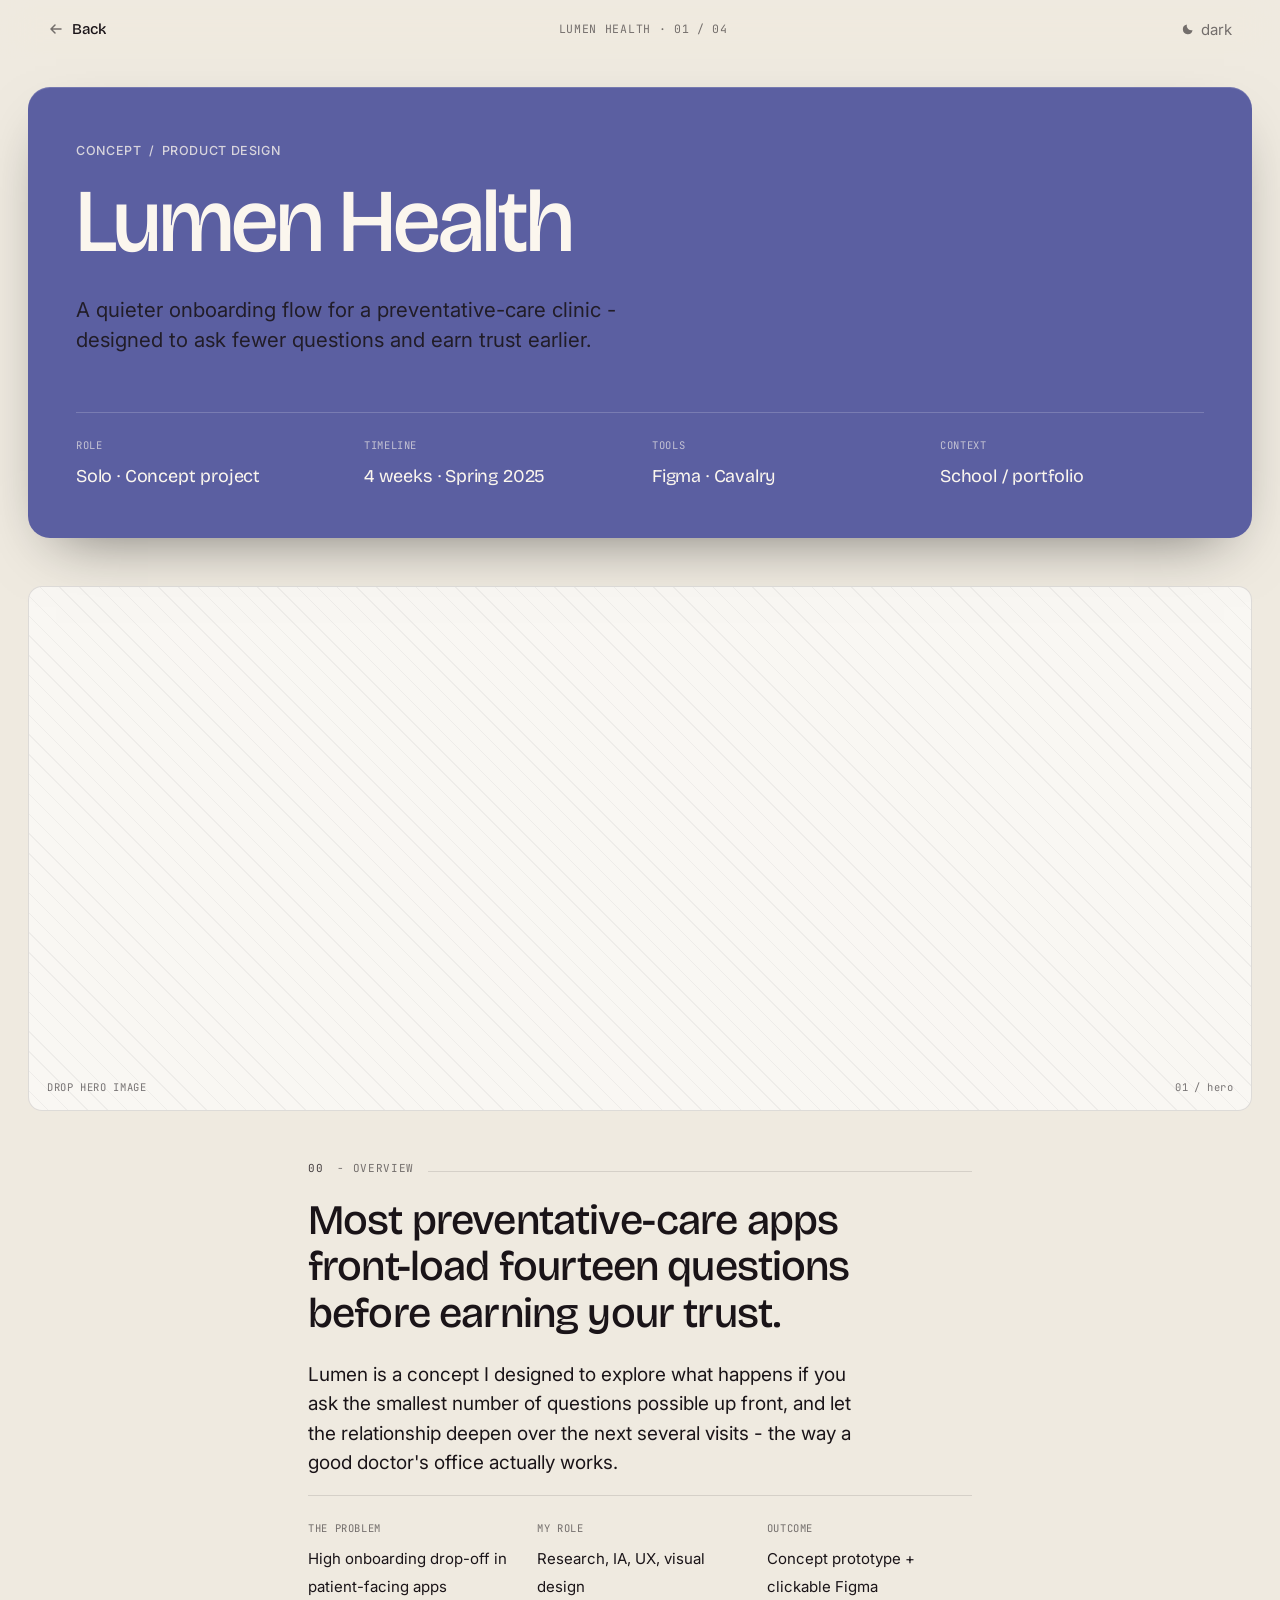
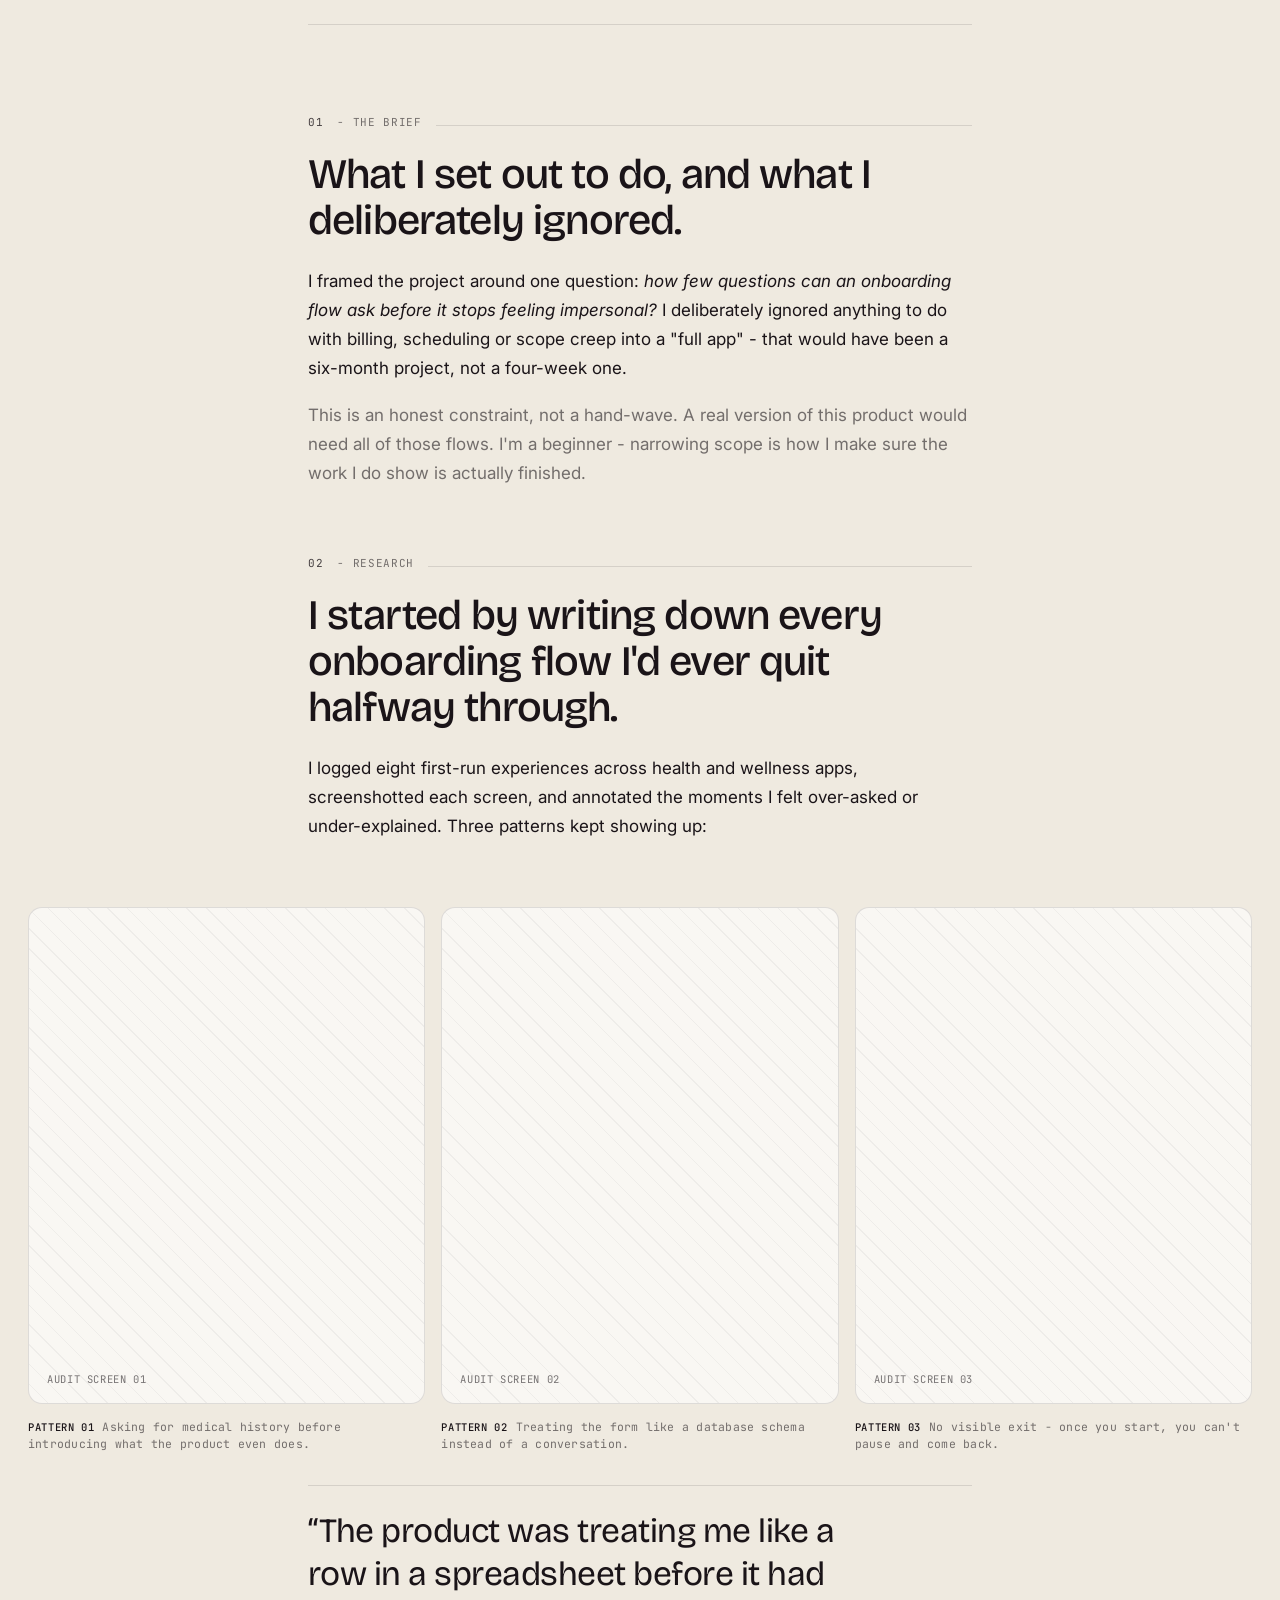
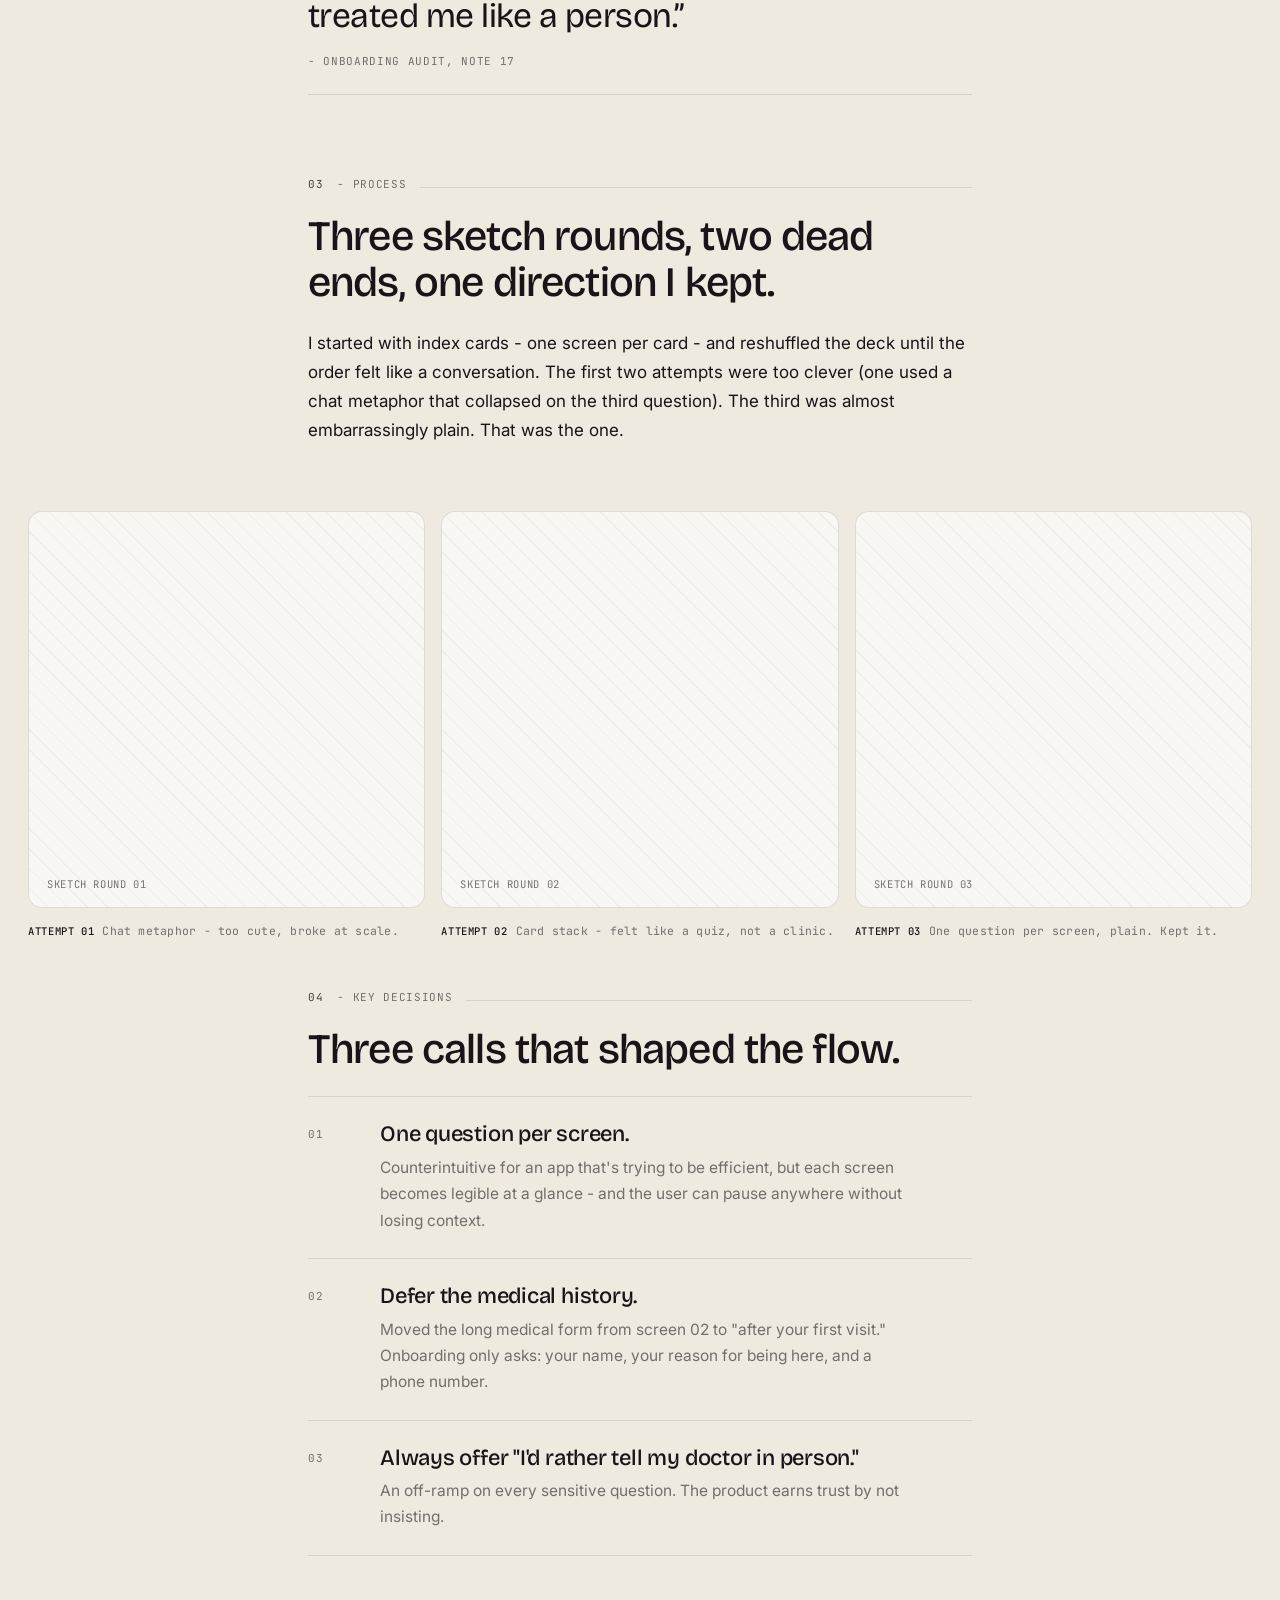
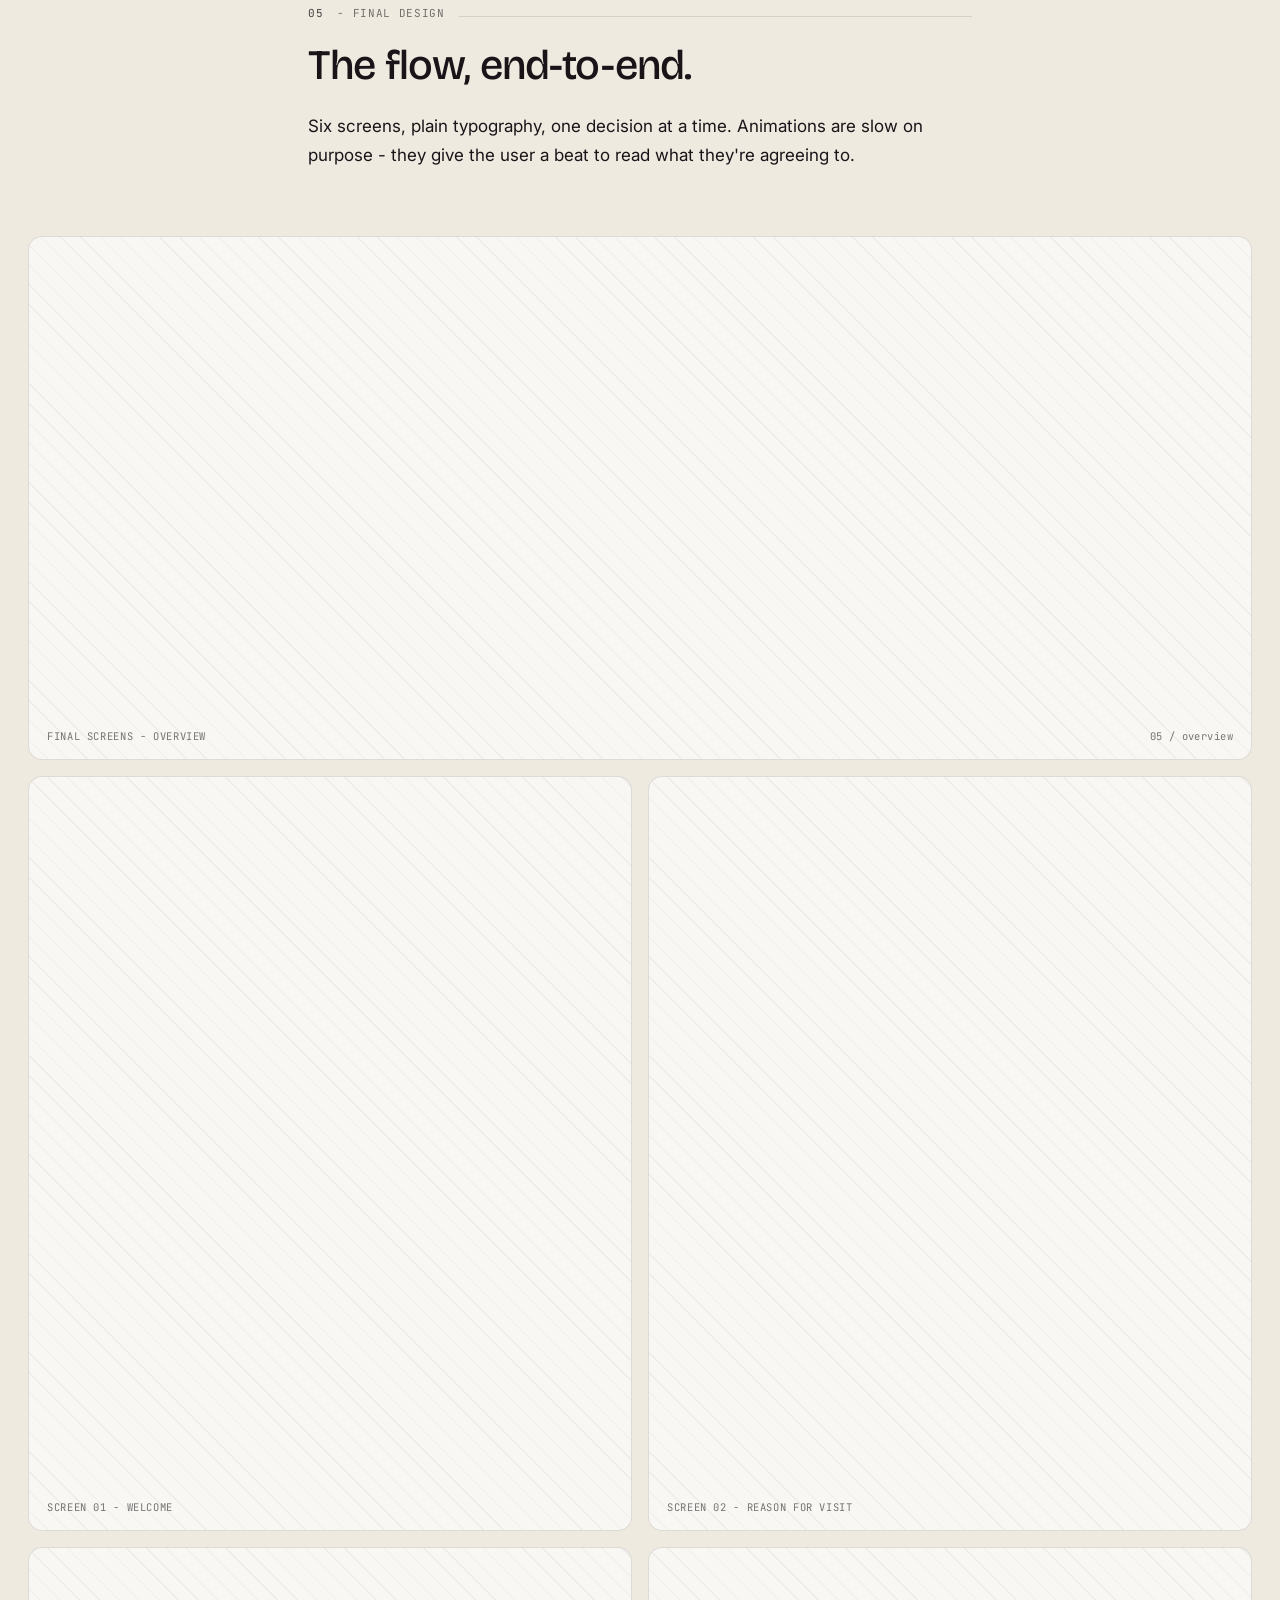
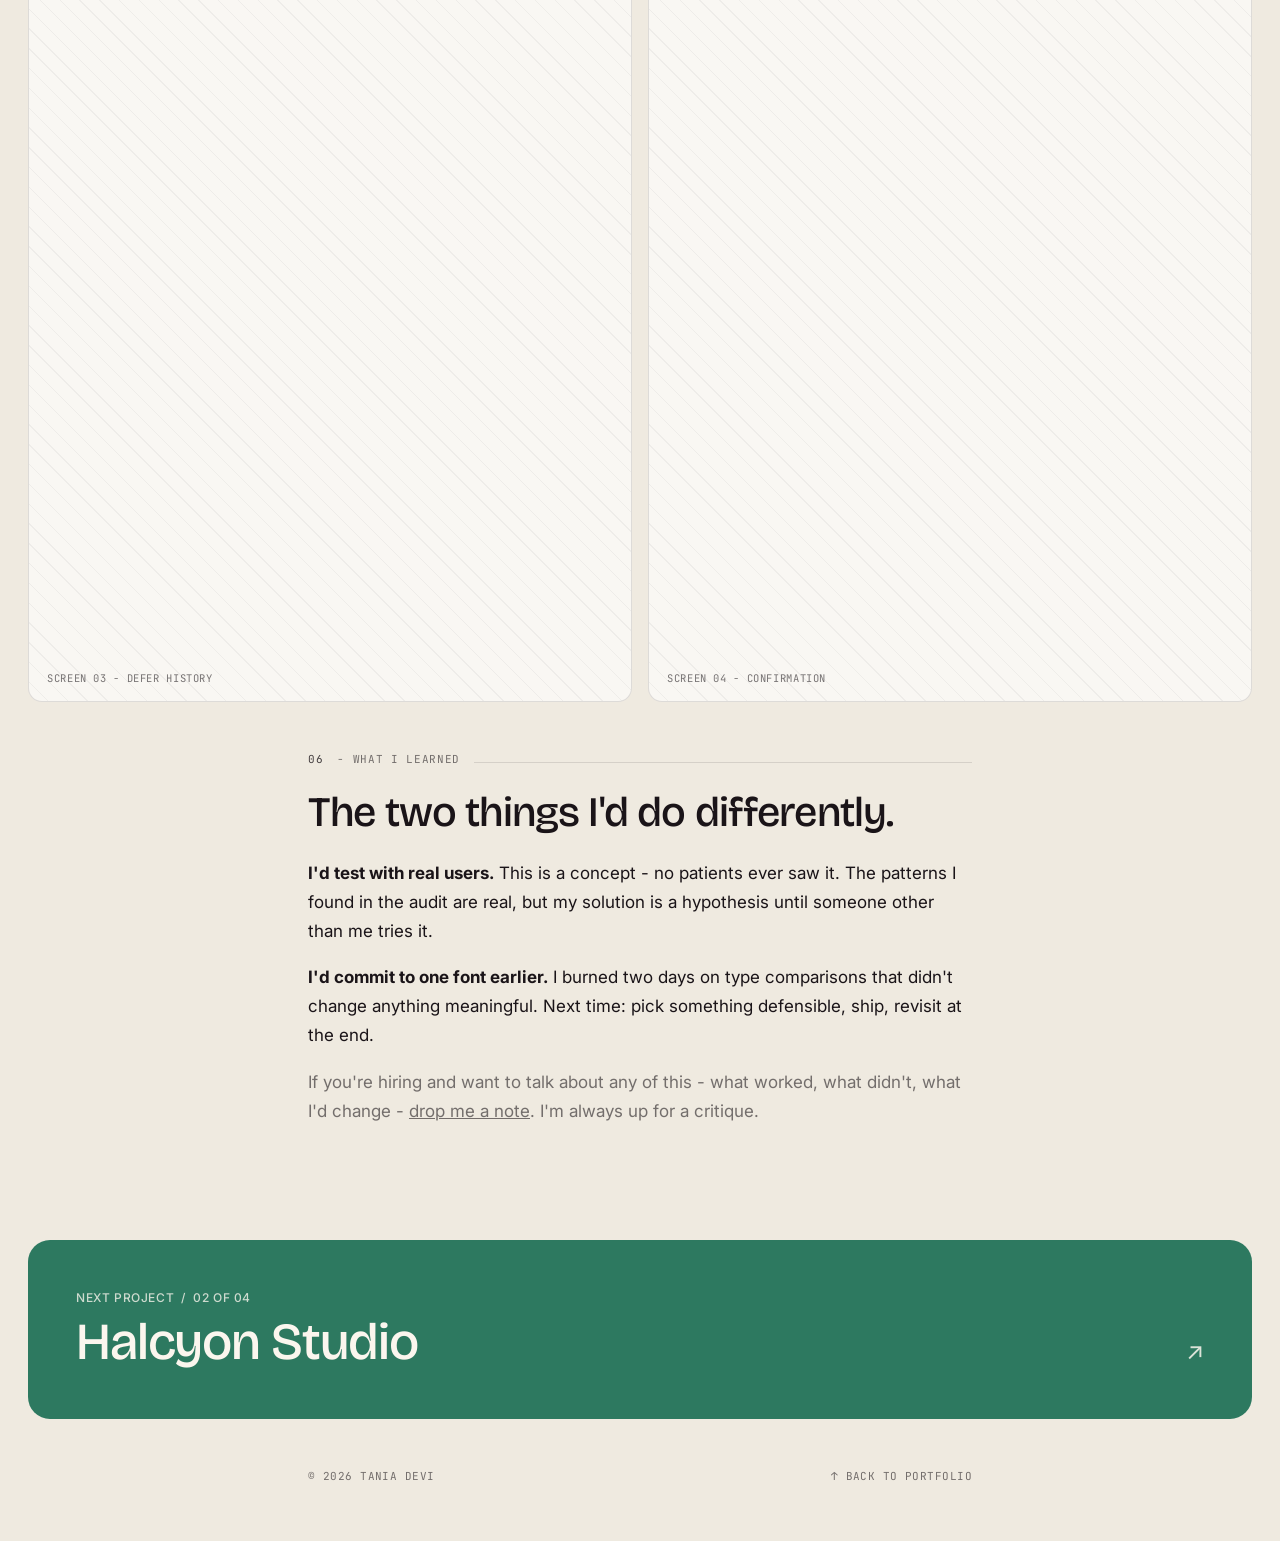
<file: project/projects/Lumen Health.html>
<!doctype html>
<html lang="en">
<head>
<meta charset="utf-8" />
<meta name="viewport" content="width=device-width,initial-scale=1" />
<title>Lumen Health - Case Study</title>
<meta name="description" content="A concept project exploring a quieter onboarding flow for a preventative-care clinic." />

<link rel="preconnect" href="https://fonts.googleapis.com" />
<link rel="preconnect" href="https://fonts.gstatic.com" crossorigin />
<link href="https://fonts.googleapis.com/css2?family=Bricolage+Grotesque:opsz,wght@12..96,300;12..96,400;12..96,500;12..96,600&family=Inter:wght@300;400;500&family=JetBrains+Mono:wght@400&display=swap" rel="stylesheet" />

<style>
  :root{
    --bg:#0E2625;
    --ink:#EFEAE0;
    --mute:rgba(239,234,224,.58);
    --line:rgba(239,234,224,.14);
    --line-soft:rgba(239,234,224,.07);
    --surface:rgba(255,255,255,.05);
    /* card / project accent - change per case study */
    --accent:#5B5FA1;        /* indigo for Lumen */
    --accent-ink:#FBF6EE;
    --display:'Bricolage Grotesque','Inter',ui-sans-serif,sans-serif;
    --body:'Inter',ui-sans-serif,sans-serif;
    --mono:'JetBrains Mono',ui-monospace,Menlo,monospace;
  }
  html[data-theme="light"]{
    --bg:#EFEAE0;
    --ink:#1A1418;
    --mute:rgba(26,20,24,.58);
    --line:rgba(26,20,24,.12);
    --line-soft:rgba(26,20,24,.06);
    --surface:rgba(255,255,255,.6);
  }
  *,*::before,*::after{box-sizing:border-box}
  html,body{margin:0;padding:0;background:var(--bg);color:var(--ink);
    font-family:var(--body);font-size:17px;line-height:1.65;
    -webkit-font-smoothing:antialiased;-moz-osx-font-smoothing:grayscale;
    text-rendering:optimizeLegibility;
    transition:background .35s ease,color .35s ease}
  html{scroll-behavior:smooth}
  ::selection{background:var(--ink);color:var(--bg)}
  a{color:inherit}

  /* layout */
  .col{max-width:720px;margin:0 auto;padding:0 28px}
  .col.wide{max-width:1080px}
  section.break{
    position:relative;left:50%;transform:translateX(-50%);
    width:min(1240px,calc(100vw - 56px))}

  /* top bar */
  .bar{position:sticky;top:0;z-index:20;
    backdrop-filter:blur(18px) saturate(140%);
    -webkit-backdrop-filter:blur(18px) saturate(140%);
    background:color-mix(in oklab,var(--bg) 80%,transparent);
    border-bottom:.5px solid transparent;transition:border-color .3s}
  .bar.scrolled{border-bottom-color:var(--line)}
  .bar-inner{display:flex;justify-content:space-between;align-items:center;
    height:58px;max-width:1240px;margin:0 auto;padding:0 28px;gap:16px}
  .back{text-decoration:none;color:var(--ink);font-family:var(--display);
    font-weight:500;font-size:15px;letter-spacing:-.01em;
    display:inline-flex;align-items:center;gap:8px}
  .back .a{color:var(--mute);transition:transform .3s,color .3s;display:inline-block}
  .back:hover .a{transform:translateX(-4px);color:var(--ink)}
  .bar-mid{flex:1;text-align:center;font-family:var(--mono);font-size:11.5px;
    letter-spacing:.06em;text-transform:uppercase;color:var(--mute)}
  .theme{appearance:none;border:0;background:transparent;color:var(--mute);
    font-family:var(--body);font-size:15px;cursor:pointer;padding:0;line-height:1;
    display:inline-flex;align-items:center;gap:6px}
  .theme:hover{color:var(--ink)}
  .theme svg{width:14px;height:14px}

  /* cover */
  .cover{margin:28px auto 0;padding:48px 48px 48px;
    background:var(--accent);color:var(--accent-ink);
    border-radius:22px;position:relative;overflow:hidden;
    box-shadow:0 1px 0 rgba(255,255,255,.16) inset,0 24px 60px -28px rgba(0,0,0,.55)}
  .cover .eye{font-family:var(--body);font-weight:500;font-size:12.5px;
    letter-spacing:.05em;text-transform:uppercase;opacity:.78}
  .cover h1{font-family:var(--display);font-weight:500;
    font-size:clamp(48px,7vw,96px);letter-spacing:-.025em;line-height:1;
    margin:14px 0 28px;max-width:14ch}
  .cover .lede{font-size:clamp(17px,1.6vw,21px);line-height:1.5;
    max-width:46ch;opacity:.88;margin:0}
  .cover .meta{display:grid;grid-template-columns:repeat(4,1fr);gap:24px;
    margin-top:56px;padding-top:24px;
    border-top:1px solid rgba(255,255,255,.18)}
  .cover .meta .k{font-family:var(--mono);font-size:10.5px;letter-spacing:.06em;
    text-transform:uppercase;opacity:.65;margin-bottom:8px;display:block}
  .cover .meta .v{font-family:var(--display);font-weight:400;font-size:18px;
    letter-spacing:-.01em;line-height:1.3}
  @media (max-width:720px){
    .cover{padding:32px 28px;border-radius:18px}
    .cover .meta{grid-template-columns:repeat(2,1fr);gap:18px}
  }

  /* section heads */
  section{padding:48px 0 0}
  .eyebrow{display:flex;align-items:baseline;gap:14px;margin-bottom:20px;
    font-family:var(--mono);font-size:11px;letter-spacing:.06em;
    text-transform:uppercase;color:var(--mute)}
  .eyebrow .num{font-variant-numeric:tabular-nums;color:var(--ink);opacity:.8}
  .eyebrow .line{flex:1;height:1px;background:var(--line)}
  h2{font-family:var(--display);font-weight:500;
    font-size:clamp(28px,3.6vw,42px);letter-spacing:-.02em;line-height:1.1;
    margin:0 0 24px;color:var(--ink);max-width:22ch;text-wrap:pretty}
  h3{font-family:var(--display);font-weight:500;font-size:22px;
    letter-spacing:-.01em;line-height:1.25;margin:0 0 8px}

  /* body type */
  p{margin:0 0 18px;max-width:62ch;line-height:1.7;color:var(--ink)}
  p.lede{font-size:19px;line-height:1.55;color:var(--ink);max-width:46ch}
  p.mute{color:var(--mute)}

  /* eyebrow facts row */
  .facts{display:grid;grid-template-columns:repeat(3,1fr);gap:24px;
    padding:24px 0;margin:0 0 40px;
    border-top:1px solid var(--line);border-bottom:1px solid var(--line)}
  .facts .k{font-family:var(--mono);font-size:10.5px;letter-spacing:.06em;
    text-transform:uppercase;color:var(--mute);margin-bottom:6px;display:block}
  .facts .v{font-family:var(--body);font-size:15px;color:var(--ink)}
  @media (max-width:640px){.facts{grid-template-columns:1fr;gap:14px}}

  /* image placeholders */
  .img{position:relative;width:100%;border-radius:14px;overflow:hidden;
    background:var(--surface);border:.5px solid var(--line);
    aspect-ratio:16/9}
  .img.tall{aspect-ratio:4/5}
  .img.square{aspect-ratio:1}
  .img.wide{aspect-ratio:21/9}
  .img::before{content:"";position:absolute;inset:0;
    background-image:repeating-linear-gradient(45deg,transparent 0 13px,rgba(0,0,0,.045) 13px 14px);
    pointer-events:none}
  html[data-theme="dark"] .img::before{
    background-image:repeating-linear-gradient(45deg,transparent 0 13px,rgba(255,255,255,.04) 13px 14px)}
  .img .lbl{position:absolute;left:18px;bottom:14px;font-family:var(--mono);
    font-size:10.5px;letter-spacing:.06em;text-transform:uppercase;color:var(--mute)}
  .img .ref{position:absolute;right:18px;bottom:14px;font-family:var(--mono);
    font-size:10.5px;letter-spacing:.04em;color:var(--mute);
    font-variant-numeric:tabular-nums}

  /* image caption */
  .cap{margin:14px 0 0;font-family:var(--mono);font-size:11.5px;
    letter-spacing:.02em;color:var(--mute);max-width:62ch;line-height:1.55}
  .cap b{color:var(--ink);font-weight:500;text-transform:uppercase;
    letter-spacing:.06em;font-size:10.5px;margin-right:8px}

  /* row of images */
  .row{display:grid;grid-template-columns:repeat(3,1fr);gap:16px}
  .row.two{grid-template-columns:repeat(2,1fr)}
  @media (max-width:720px){.row{grid-template-columns:1fr}}

  /* pull-quote */
  .pull{margin:32px 0;padding:24px 0;border-top:1px solid var(--line);
    border-bottom:1px solid var(--line)}
  .pull q{font-family:var(--display);font-weight:400;
    font-size:clamp(24px,3vw,34px);letter-spacing:-.015em;line-height:1.25;
    color:var(--ink);quotes:"\201C""\201D";display:block;max-width:24ch}
  .pull .src{margin-top:14px;font-family:var(--mono);font-size:11px;
    letter-spacing:.06em;text-transform:uppercase;color:var(--mute)}

  /* numbered list of decisions */
  ol.decisions{list-style:none;padding:0;margin:0;counter-reset:d}
  ol.decisions li{counter-increment:d;padding:24px 0 24px;
    border-top:1px solid var(--line);display:grid;
    grid-template-columns:48px 1fr;gap:24px;align-items:start}
  ol.decisions li:last-child{border-bottom:1px solid var(--line)}
  ol.decisions li::before{content:counter(d,decimal-leading-zero);
    font-family:var(--mono);font-size:11px;letter-spacing:.06em;
    color:var(--mute);padding-top:4px}
  ol.decisions h3{margin:0 0 6px}
  ol.decisions p{margin:0;color:var(--mute);font-size:15.5px;max-width:54ch}

  /* next project card */
  .next{margin:48px auto 0;padding:48px 48px;
    background:var(--accent);color:var(--accent-ink);border-radius:22px;
    display:flex;justify-content:space-between;align-items:end;
    text-decoration:none;gap:24px;flex-wrap:wrap;
    transition:transform .4s cubic-bezier(.2,.7,.2,1)}
  .next:hover{transform:translateY(-4px)}
  .next .eye{font-family:var(--body);font-weight:500;font-size:12px;
    letter-spacing:.05em;text-transform:uppercase;opacity:.78}
  .next h2{margin:6px 0 0;color:inherit;font-size:clamp(32px,4.5vw,52px);
    letter-spacing:-.022em}
  .next .arr{font-size:24px;opacity:.85}
  @media (max-width:640px){.next{padding:32px 28px}}

  footer{padding:48px 0 56px;color:var(--mute);font-family:var(--mono);
    font-size:11px;letter-spacing:.04em;text-transform:uppercase;
    display:flex;justify-content:space-between;flex-wrap:wrap;gap:12px}
  footer a{text-decoration:none}
  footer a:hover{color:var(--ink)}

  /* reveal */
  .r{opacity:0;transform:translateY(14px);
    transition:opacity .9s cubic-bezier(.2,.7,.2,1),transform .9s cubic-bezier(.2,.7,.2,1)}
  .r.in{opacity:1;transform:none}
  .row > .r:nth-child(2){transition-delay:.08s}
  .row > .r:nth-child(3){transition-delay:.16s}
  .eyebrow .line{transform-origin:left center;transform:scaleX(0);
    transition:transform .9s cubic-bezier(.2,.7,.2,1) .15s}
  .eyebrow.in .line{transform:scaleX(1)}
  .img.r{transition:opacity .9s cubic-bezier(.2,.7,.2,1),
                    transform .4s cubic-bezier(.2,.7,.2,1),
                    box-shadow .4s cubic-bezier(.2,.7,.2,1)}
  .img:hover{transform:translateY(-4px);
    box-shadow:0 26px 56px -22px rgba(0,0,0,.6)}
  @media (prefers-reduced-motion: reduce){
    .r{transition:none !important;opacity:1 !important;transform:none !important}
    .eyebrow .line{transition:none !important;transform:none !important}
    .img:hover{transform:none !important}
  }
</style>
</head>

<body>

<!-- ── Top bar ─────────────────────────────────────────────────────────── -->
<div class="bar" id="bar">
  <div class="bar-inner">
    <a href="../Portfolio Simple.html" class="back">
      <svg class="a" viewBox="0 0 16 16" width="16" height="16" fill="none" aria-hidden="true">
        <path d="M13 8H3M7 4L3 8l4 4" stroke="currentColor" stroke-width="1.5" stroke-linecap="round" stroke-linejoin="round"/>
      </svg>
      Back
    </a>
    <div class="bar-mid">Lumen Health · 01 / 04</div>
    <button class="theme" id="themeBtn" aria-label="Toggle theme">
      <svg id="themeIcon" viewBox="0 0 16 16" fill="none" aria-hidden="true"></svg>
      <span id="themeLabel">dark</span>
    </button>
  </div>
</div>

<!-- ── Cover ───────────────────────────────────────────────────────────── -->
<div class="col wide">
  <section class="break" style="padding-top:0">
    <div class="cover">
      <span class="eye">Concept &nbsp;/&nbsp; Product Design</span>
      <h1>Lumen Health</h1>
      <p class="lede">A quieter onboarding flow for a preventative-care clinic - designed to ask fewer questions and earn trust earlier.</p>
      <div class="meta">
        <div>
          <span class="k">Role</span>
          <span class="v">Solo · Concept project</span>
        </div>
        <div>
          <span class="k">Timeline</span>
          <span class="v">4 weeks · Spring 2025</span>
        </div>
        <div>
          <span class="k">Tools</span>
          <span class="v">Figma · Cavalry</span>
        </div>
        <div>
          <span class="k">Context</span>
          <span class="v">School / portfolio</span>
        </div>
      </div>
    </div>
  </section>
</div>

<!-- ── Hero image ──────────────────────────────────────────────────────── -->
<div class="col wide">
  <section class="break">
    <div class="img wide">
      <span class="lbl">drop hero image</span>
      <span class="ref">01 / hero</span>
    </div>
  </section>
</div>

<!-- ── Overview ────────────────────────────────────────────────────────── -->
<div class="col">
  <section id="overview">
    <div class="eyebrow"><span class="num">00</span><span>- Overview</span><span class="line"></span></div>
    <h2>Most preventative-care apps front-load fourteen questions before earning your trust.</h2>
    <p class="lede">Lumen is a concept I designed to explore what happens if you ask the smallest number of questions possible up front, and let the relationship deepen over the next several visits - the way a good doctor's office actually works.</p>

    <div class="facts">
      <div>
        <span class="k">The problem</span>
        <span class="v">High onboarding drop-off in patient-facing apps</span>
      </div>
      <div>
        <span class="k">My role</span>
        <span class="v">Research, IA, UX, visual design</span>
      </div>
      <div>
        <span class="k">Outcome</span>
        <span class="v">Concept prototype + clickable Figma</span>
      </div>
    </div>
  </section>
</div>

<!-- ── The brief ───────────────────────────────────────────────────────── -->
<div class="col">
  <section id="brief">
    <div class="eyebrow"><span class="num">01</span><span>- The Brief</span><span class="line"></span></div>
    <h2>What I set out to do, and what I deliberately ignored.</h2>
    <p>I framed the project around one question: <em>how few questions can an onboarding flow ask before it stops feeling impersonal?</em> I deliberately ignored anything to do with billing, scheduling or scope creep into a "full app" - that would have been a six-month project, not a four-week one.</p>
    <p class="mute">This is an honest constraint, not a hand-wave. A real version of this product would need all of those flows. I'm a beginner - narrowing scope is how I make sure the work I do show is actually finished.</p>
  </section>
</div>

<!-- ── Research / Discovery ────────────────────────────────────────────── -->
<div class="col">
  <section id="research">
    <div class="eyebrow"><span class="num">02</span><span>- Research</span><span class="line"></span></div>
    <h2>I started by writing down every onboarding flow I'd ever quit halfway through.</h2>
    <p>I logged eight first-run experiences across health and wellness apps, screenshotted each screen, and annotated the moments I felt over-asked or under-explained. Three patterns kept showing up:</p>
  </section>
</div>

<div class="col wide">
  <section class="break">
    <div class="row">
      <div>
        <div class="img tall"><span class="lbl">audit screen 01</span></div>
        <p class="cap"><b>Pattern 01</b>Asking for medical history before introducing what the product even does.</p>
      </div>
      <div>
        <div class="img tall"><span class="lbl">audit screen 02</span></div>
        <p class="cap"><b>Pattern 02</b>Treating the form like a database schema instead of a conversation.</p>
      </div>
      <div>
        <div class="img tall"><span class="lbl">audit screen 03</span></div>
        <p class="cap"><b>Pattern 03</b>No visible exit - once you start, you can't pause and come back.</p>
      </div>
    </div>
  </section>
</div>

<!-- ── Pull quote ──────────────────────────────────────────────────────── -->
<div class="col">
  <div class="pull">
    <q>The product was treating me like a row in a spreadsheet before it had treated me like a person.</q>
    <div class="src">- Onboarding audit, note 17</div>
  </div>
</div>

<!-- ── Process ─────────────────────────────────────────────────────────── -->
<div class="col">
  <section id="process">
    <div class="eyebrow"><span class="num">03</span><span>- Process</span><span class="line"></span></div>
    <h2>Three sketch rounds, two dead ends, one direction I kept.</h2>
    <p>I started with index cards - one screen per card - and reshuffled the deck until the order felt like a conversation. The first two attempts were too clever (one used a chat metaphor that collapsed on the third question). The third was almost embarrassingly plain. That was the one.</p>
  </section>
</div>

<div class="col wide">
  <section class="break">
    <div class="row">
      <div><div class="img square"><span class="lbl">sketch round 01</span></div><p class="cap"><b>Attempt 01</b>Chat metaphor - too cute, broke at scale.</p></div>
      <div><div class="img square"><span class="lbl">sketch round 02</span></div><p class="cap"><b>Attempt 02</b>Card stack - felt like a quiz, not a clinic.</p></div>
      <div><div class="img square"><span class="lbl">sketch round 03</span></div><p class="cap"><b>Attempt 03</b>One question per screen, plain. Kept it.</p></div>
    </div>
  </section>
</div>

<!-- ── Key decisions ───────────────────────────────────────────────────── -->
<div class="col">
  <section id="decisions">
    <div class="eyebrow"><span class="num">04</span><span>- Key Decisions</span><span class="line"></span></div>
    <h2>Three calls that shaped the flow.</h2>
    <ol class="decisions">
      <li>
        <div>
          <h3>One question per screen.</h3>
          <p>Counterintuitive for an app that's trying to be efficient, but each screen becomes legible at a glance - and the user can pause anywhere without losing context.</p>
        </div>
      </li>
      <li>
        <div>
          <h3>Defer the medical history.</h3>
          <p>Moved the long medical form from screen 02 to "after your first visit." Onboarding only asks: your name, your reason for being here, and a phone number.</p>
        </div>
      </li>
      <li>
        <div>
          <h3>Always offer "I'd rather tell my doctor in person."</h3>
          <p>An off-ramp on every sensitive question. The product earns trust by not insisting.</p>
        </div>
      </li>
    </ol>
  </section>
</div>

<!-- ── Final design ────────────────────────────────────────────────────── -->
<div class="col">
  <section id="final">
    <div class="eyebrow"><span class="num">05</span><span>- Final Design</span><span class="line"></span></div>
    <h2>The flow, end-to-end.</h2>
    <p>Six screens, plain typography, one decision at a time. Animations are slow on purpose - they give the user a beat to read what they're agreeing to.</p>
  </section>
</div>

<div class="col wide">
  <section class="break">
    <div class="img wide"><span class="lbl">final screens - overview</span><span class="ref">05 / overview</span></div>
    <div class="row two" style="margin-top:16px">
      <div><div class="img tall"><span class="lbl">screen 01 - welcome</span></div></div>
      <div><div class="img tall"><span class="lbl">screen 02 - reason for visit</span></div></div>
    </div>
    <div class="row two" style="margin-top:16px">
      <div><div class="img tall"><span class="lbl">screen 03 - defer history</span></div></div>
      <div><div class="img tall"><span class="lbl">screen 04 - confirmation</span></div></div>
    </div>
  </section>
</div>

<!-- ── Reflection ──────────────────────────────────────────────────────── -->
<div class="col">
  <section id="reflection">
    <div class="eyebrow"><span class="num">06</span><span>- What I Learned</span><span class="line"></span></div>
    <h2>The two things I'd do differently.</h2>
    <p><b>I'd test with real users.</b> This is a concept - no patients ever saw it. The patterns I found in the audit are real, but my solution is a hypothesis until someone other than me tries it.</p>
    <p><b>I'd commit to one font earlier.</b> I burned two days on type comparisons that didn't change anything meaningful. Next time: pick something defensible, ship, revisit at the end.</p>
    <p class="mute">If you're hiring and want to talk about any of this - what worked, what didn't, what I'd change - <a href="../Portfolio Simple.html#contact" style="color:inherit">drop me a note</a>. I'm always up for a critique.</p>
  </section>
</div>

<!-- ── Next ────────────────────────────────────────────────────────────── -->
<div class="col wide">
  <section class="break">
    <a class="next" href="#" style="--accent:#2D7960">
      <div>
        <div class="eye">Next project &nbsp;/&nbsp; 02 of 04</div>
        <h2>Halcyon Studio</h2>
      </div>
      <span class="arr">↗</span>
    </a>
  </section>
</div>

<div class="col">
  <footer>
    <div>© 2026 Tania Devi</div>
    <div><a href="../Portfolio Simple.html">↑ Back to portfolio</a></div>
  </footer>
</div>

<script>
(function(){
  // ── theme toggle, persisted (shares key with portfolio)
  var html = document.documentElement;
  var btn = document.getElementById('themeBtn');
  var label = document.getElementById('themeLabel');
  var icon = document.getElementById('themeIcon');
  var KEY = 'portfolio-simple-theme';
  var MOON = '<path d="M13.2 9.4A5.6 5.6 0 0 1 6.6 2.8a5.6 5.6 0 1 0 6.6 6.6Z" fill="currentColor"/>';
  var SUN  = '<circle cx="8" cy="8" r="3.1" fill="currentColor"/>'
           + '<g stroke="currentColor" stroke-width="1.2" stroke-linecap="round">'
           + '<path d="M8 1.6V3"/><path d="M8 13v1.4"/>'
           + '<path d="M1.6 8H3"/><path d="M13 8h1.4"/>'
           + '<path d="M3.4 3.4l1 1"/><path d="M11.6 11.6l1 1"/>'
           + '<path d="M12.6 3.4l-1 1"/><path d="M4.4 11.6l-1 1"/></g>';
  function setTheme(t){
    html.dataset.theme = t;
    if (t === 'dark') { label.textContent = 'light'; icon.innerHTML = SUN; }
    else              { label.textContent = 'dark';  icon.innerHTML = MOON; }
    try { localStorage.setItem(KEY, t); } catch(e){}
  }
  try {
    var saved = localStorage.getItem(KEY);
    if (saved) setTheme(saved); else setTheme('light');
  } catch(e) { setTheme('light'); }
  btn.addEventListener('click', function(){
    setTheme(html.dataset.theme === 'dark' ? 'light' : 'dark');
  });

  // ── top bar border on scroll
  var bar = document.getElementById('bar');
  window.addEventListener('scroll', function(){
    if (window.scrollY > 12) bar.classList.add('scrolled');
    else bar.classList.remove('scrolled');
  }, { passive: true });

  // ── reveal on scroll
  if (!window.matchMedia('(prefers-reduced-motion: reduce)').matches) {
    var sel = ['section h2', 'section p', 'section .facts', '.img', '.row > div',
               '.pull', 'ol.decisions li', '.next', 'footer > div', '.eyebrow'];
    var vh = window.innerHeight;
    sel.forEach(function(s){
      document.querySelectorAll(s).forEach(function(el){
        if (el.getBoundingClientRect().top < vh) return;
        el.classList.add('r');
      });
    });
    var io = new IntersectionObserver(function(es){
      es.forEach(function(e){
        if (e.isIntersecting) { e.target.classList.add('in'); io.unobserve(e.target); }
      });
    }, { threshold: 0.08, rootMargin: '0px 0px -6% 0px' });
    document.querySelectorAll('.r').forEach(function(el){ io.observe(el); });
  }
})();
</script>
</body>
</html>
</file>
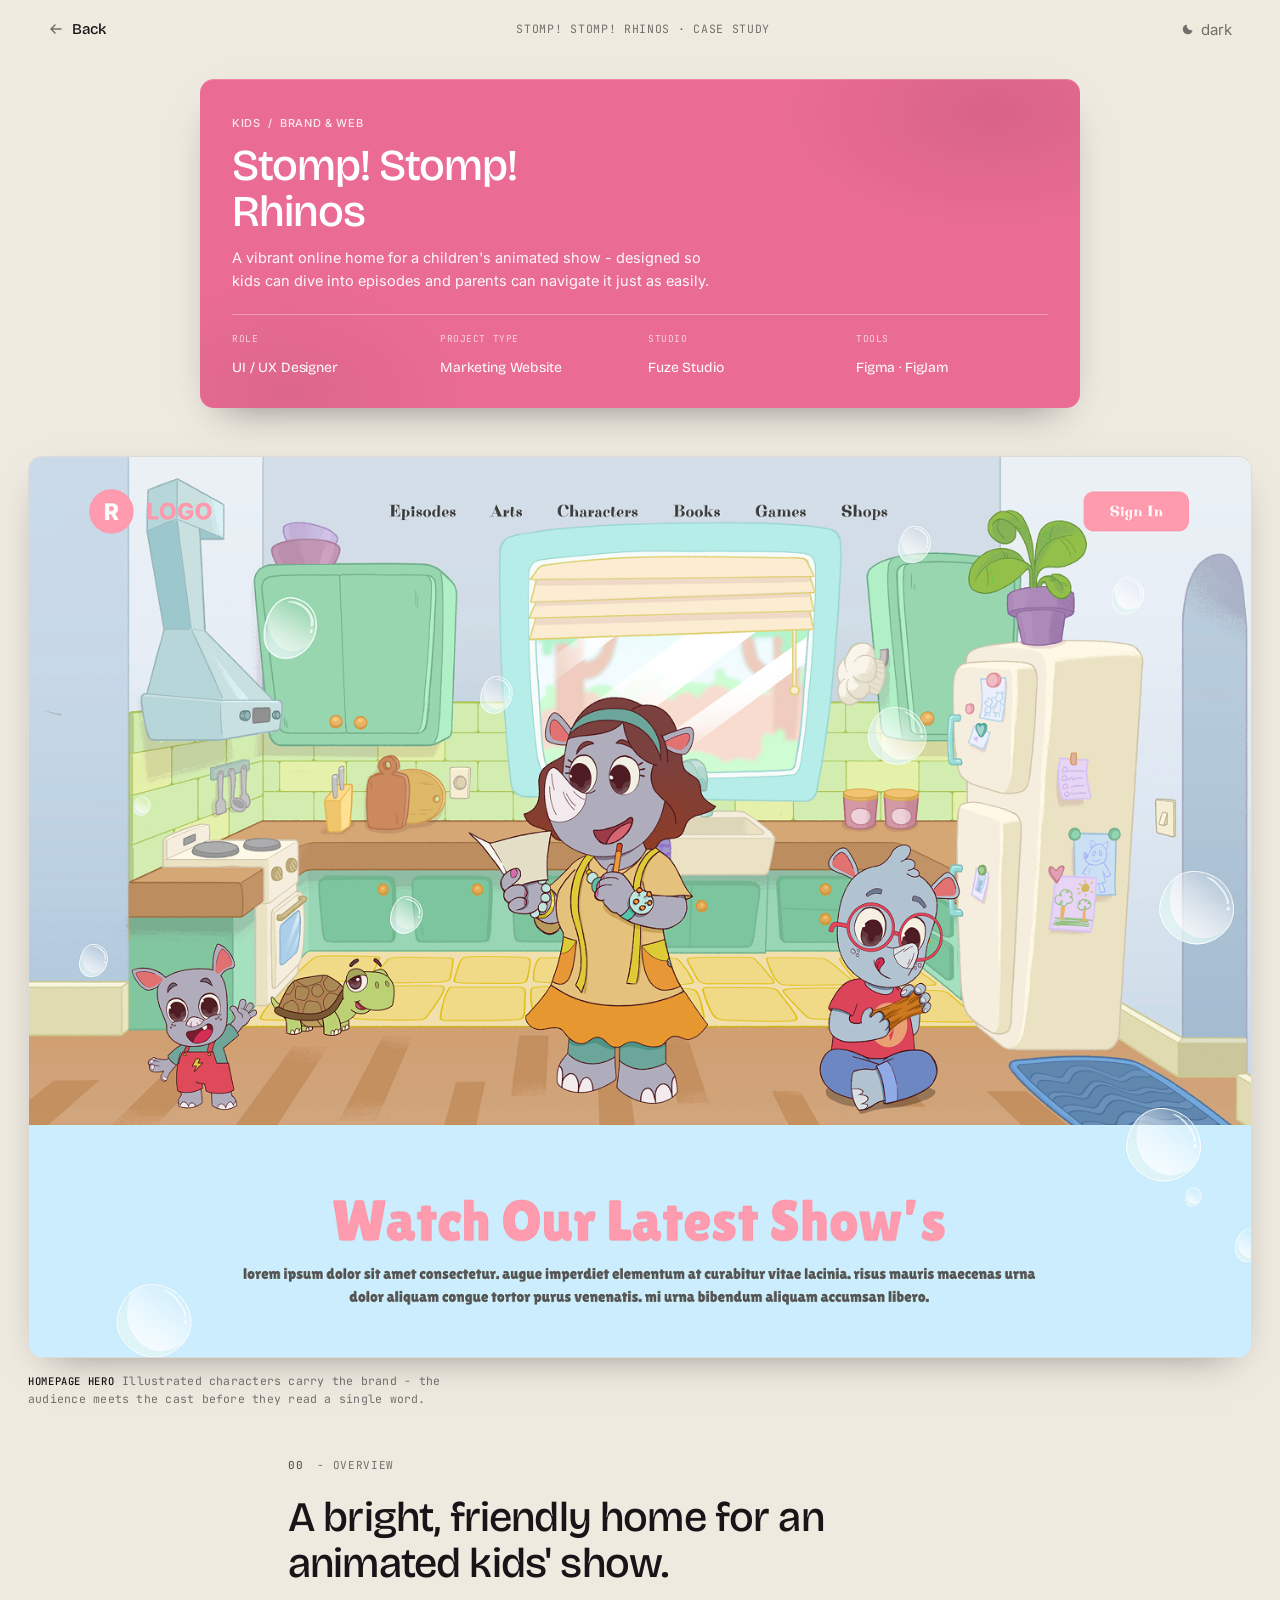
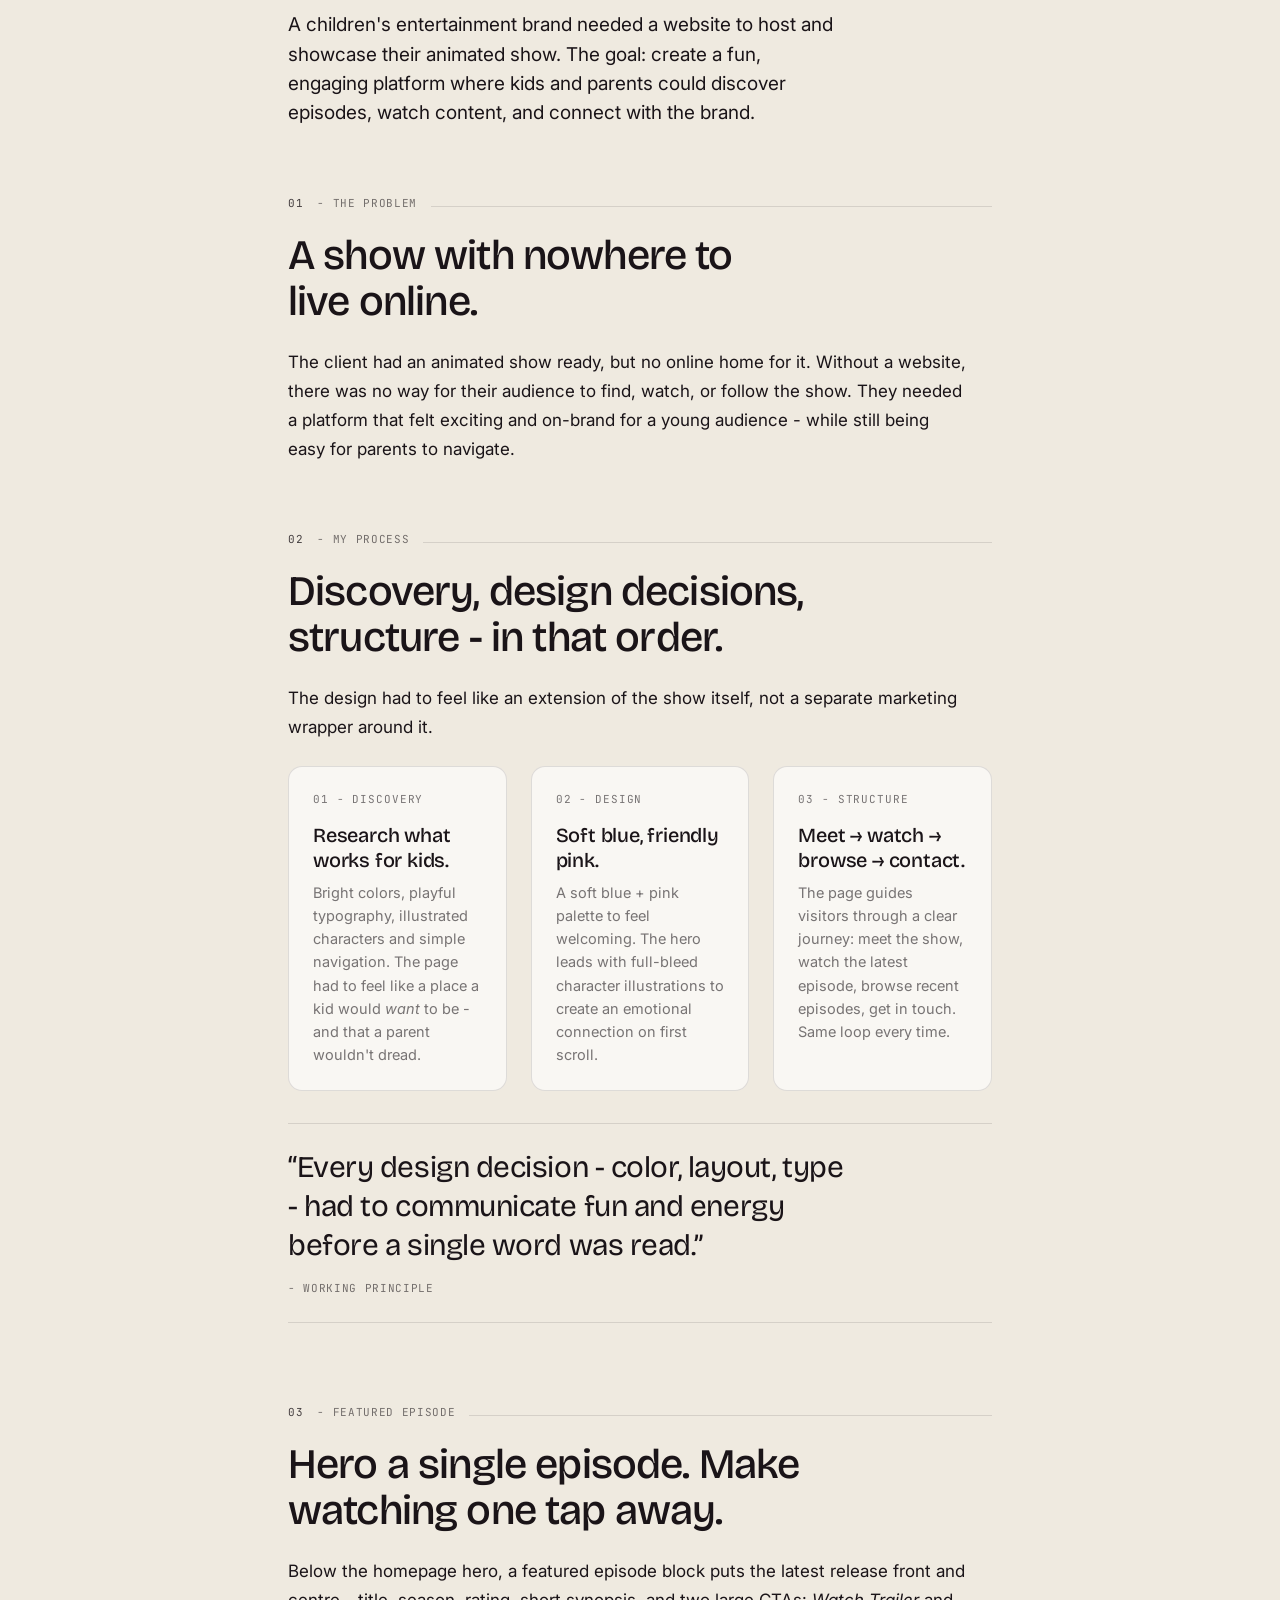
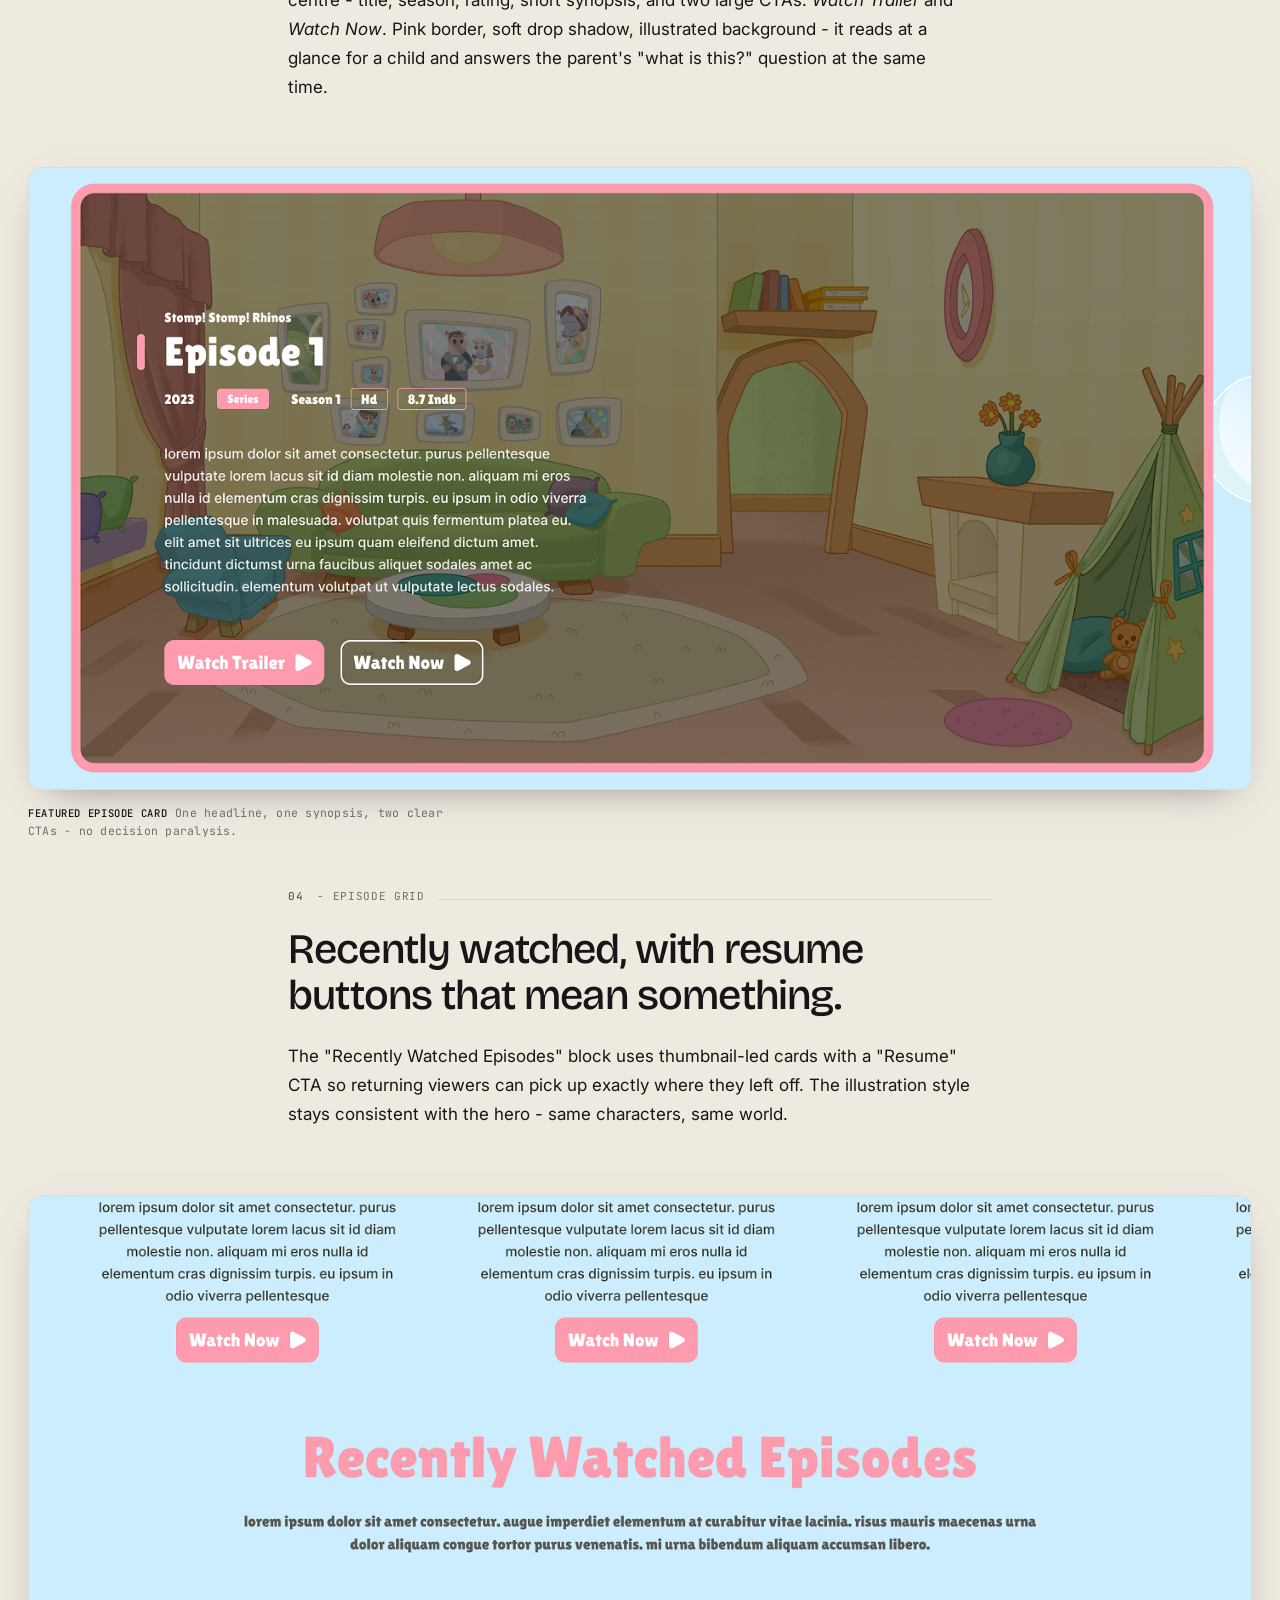
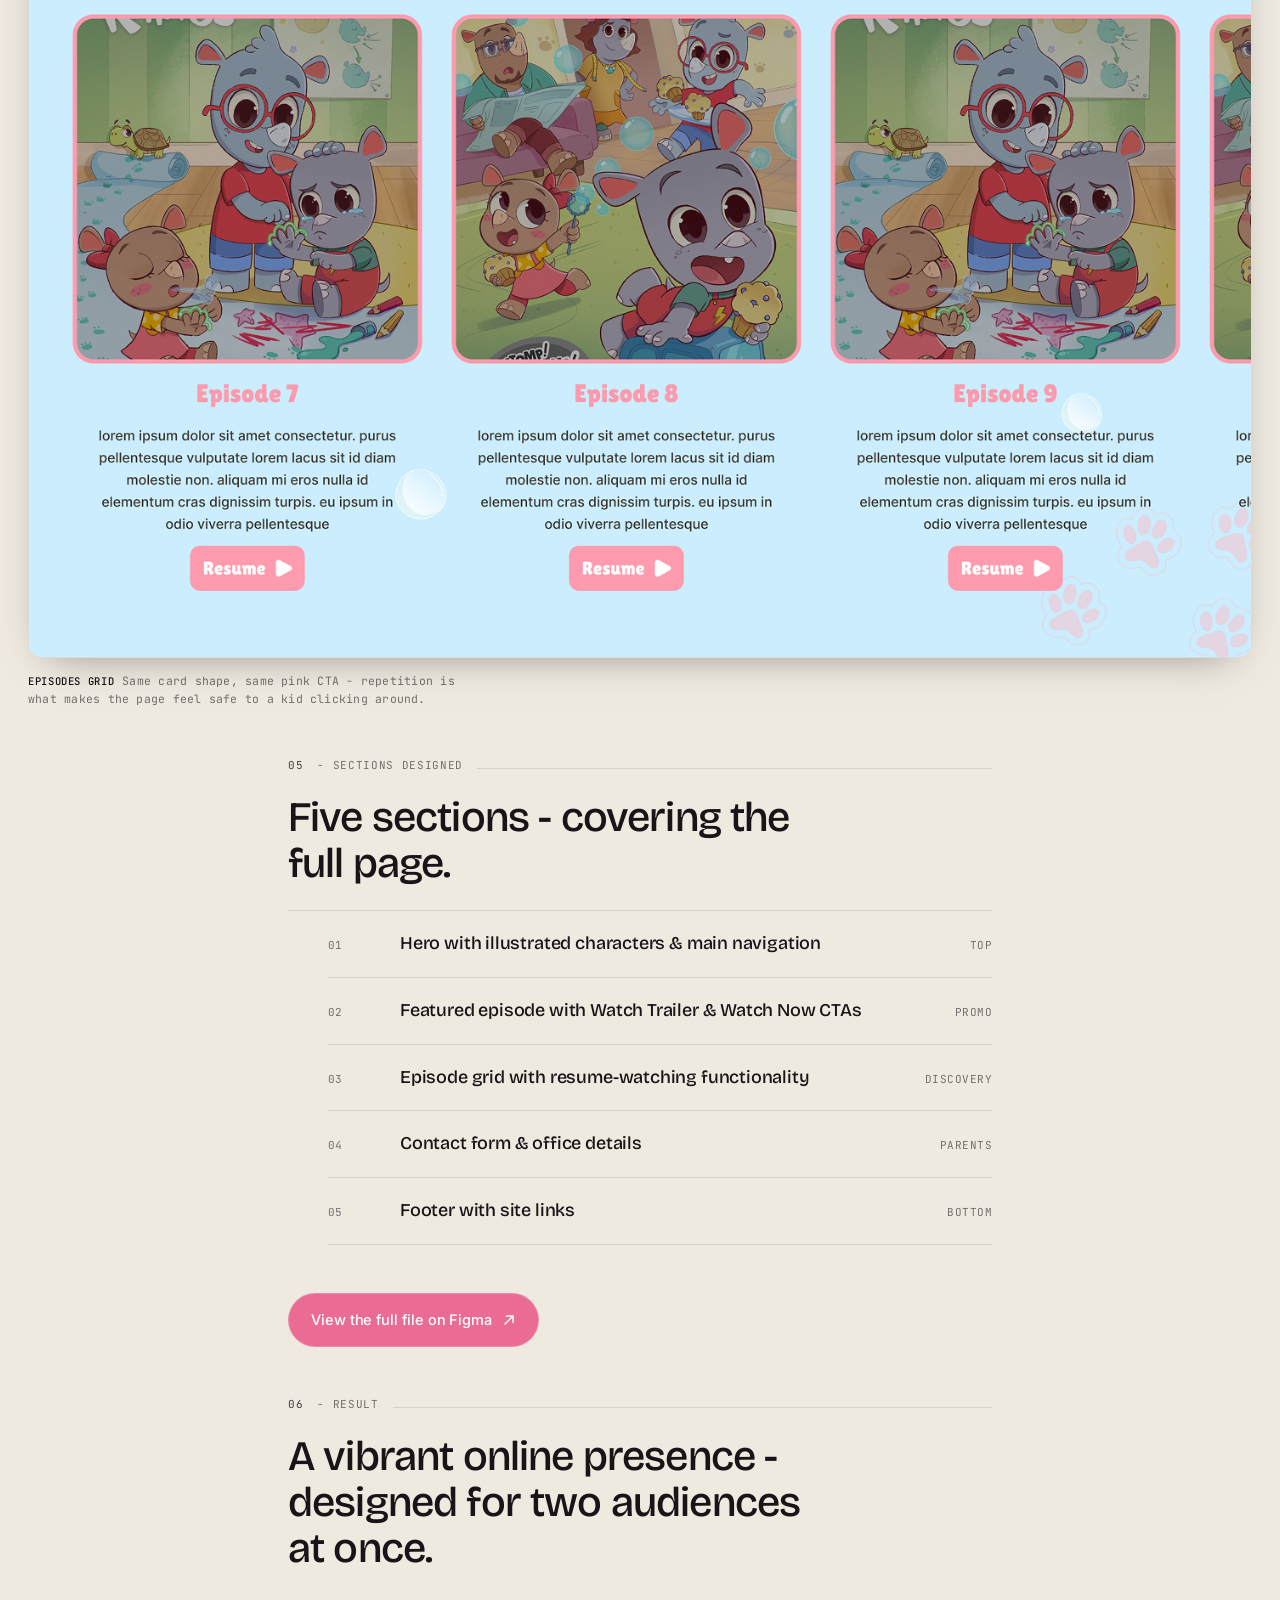
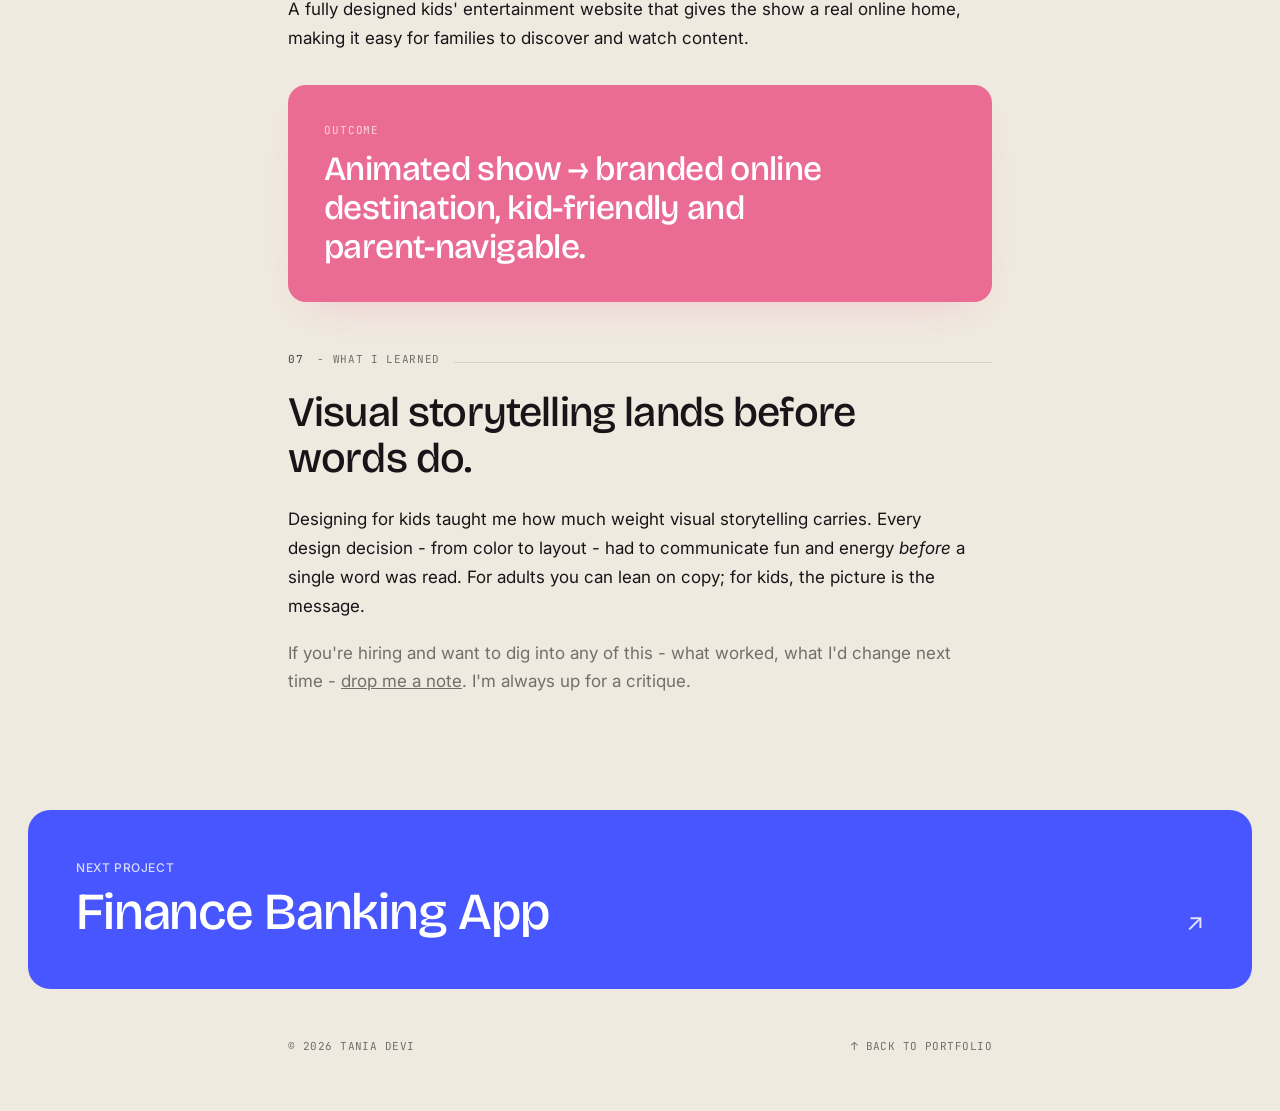
<file: project/projects/Stomp Stomp Rhinos.html>
<!doctype html>
<html lang="en">
<head>
<meta charset="utf-8" />
<meta name="viewport" content="width=device-width,initial-scale=1" />
<title>Stomp! Stomp! Rhinos - Case Study</title>
<meta name="description" content="A vibrant website for a children's animated show. Designed at Fuze Studio." />

<link rel="preconnect" href="https://fonts.googleapis.com" />
<link rel="preconnect" href="https://fonts.gstatic.com" crossorigin />
<link href="https://fonts.googleapis.com/css2?family=Bricolage+Grotesque:opsz,wght@12..96,300;12..96,400;12..96,500;12..96,600&family=Inter:wght@300;400;500&family=JetBrains+Mono:wght@400&display=swap" rel="stylesheet" />

<style>
  :root{
    --bg:#0E2625;
    --ink:#EFEAE0;
    --mute:rgba(239,234,224,.58);
    --line:rgba(239,234,224,.14);
    --line-soft:rgba(239,234,224,.07);
    --surface:rgba(255,255,255,.05);
    /* Kids-show brand-inspired accent (warm pink) */
    --accent:#EA6C94;
    --accent-2:#C2EAFF;
    --accent-ink:#FFFFFF;
    --display:'Bricolage Grotesque','Inter',ui-sans-serif,sans-serif;
    --body:'Inter',ui-sans-serif,sans-serif;
    --mono:'JetBrains Mono',ui-monospace,Menlo,monospace;
  }
  html[data-theme="light"]{
    --bg:#EFEAE0;
    --ink:#1A1418;
    --mute:rgba(26,20,24,.58);
    --line:rgba(26,20,24,.12);
    --line-soft:rgba(26,20,24,.06);
    --surface:rgba(255,255,255,.6);
  }
  *,*::before,*::after{box-sizing:border-box}
  html,body{margin:0;padding:0;background:var(--bg);color:var(--ink);
    font-family:var(--body);font-size:17px;line-height:1.65;
    -webkit-font-smoothing:antialiased;-moz-osx-font-smoothing:grayscale;
    text-rendering:optimizeLegibility;
    transition:background .35s ease,color .35s ease}
  html{scroll-behavior:smooth}
  ::selection{background:var(--ink);color:var(--bg)}
  a{color:inherit}

  .col{max-width:760px;margin:0 auto;padding:0 28px}
  .col.wide{max-width:1120px}
  section.break{
    position:relative;left:50%;transform:translateX(-50%);
    width:min(1240px,calc(100vw - 56px))}

  /* top bar */
  .bar{position:sticky;top:0;z-index:20;
    backdrop-filter:blur(18px) saturate(140%);
    -webkit-backdrop-filter:blur(18px) saturate(140%);
    background:color-mix(in oklab,var(--bg) 80%,transparent);
    border-bottom:.5px solid transparent;transition:border-color .3s}
  .bar.scrolled{border-bottom-color:var(--line)}
  .bar-inner{display:flex;justify-content:space-between;align-items:center;
    height:58px;max-width:1240px;margin:0 auto;padding:0 28px;gap:16px}
  .back{text-decoration:none;color:var(--ink);font-family:var(--display);
    font-weight:500;font-size:15px;letter-spacing:-.01em;
    display:inline-flex;align-items:center;gap:8px}
  .back .a{color:var(--mute);transition:transform .3s,color .3s;display:inline-block}
  .back:hover .a{transform:translateX(-4px);color:var(--ink)}
  .bar-mid{flex:1;text-align:center;font-family:var(--mono);font-size:11.5px;
    letter-spacing:.06em;text-transform:uppercase;color:var(--mute)}
  .theme{appearance:none;border:0;background:transparent;color:var(--mute);
    font-family:var(--body);font-size:15px;cursor:pointer;padding:0;line-height:1;
    display:inline-flex;align-items:center;gap:6px}
  .theme:hover{color:var(--ink)}
  .theme svg{width:14px;height:14px}

  /* cover */
  .cover{margin:20px auto 0;padding:28px 32px 28px;
    background:var(--accent);color:var(--accent-ink);
    border-radius:14px;position:relative;overflow:hidden;
    box-shadow:0 1px 0 rgba(255,255,255,.18) inset,0 18px 40px -22px rgba(0,0,0,.5);
    max-width:880px}
  .cover::before{content:"";position:absolute;inset:0;
    background:
      radial-gradient(40% 60% at 90% 10%, rgba(0,0,0,.08), transparent 60%),
      radial-gradient(30% 50% at 10% 95%, rgba(0,0,0,.06), transparent 70%);
    pointer-events:none}
  .cover .eye{font-family:var(--body);font-weight:500;font-size:11px;
    letter-spacing:.06em;text-transform:uppercase;opacity:.85;position:relative}
  .cover h1{font-family:var(--display);font-weight:500;
    font-size:clamp(28px,3.6vw,44px);letter-spacing:-.022em;line-height:1.05;
    margin:8px 0 12px;max-width:14ch;position:relative}
  .cover .lede{font-size:14.5px;line-height:1.55;
    max-width:54ch;opacity:.95;margin:0;position:relative;color:var(--accent-ink)}
  .cover .meta{display:grid;grid-template-columns:repeat(4,1fr);gap:16px;
    margin-top:22px;padding-top:16px;
    border-top:1px solid rgba(255,255,255,.32);position:relative}
  .cover .meta .k{font-family:var(--mono);font-size:9.5px;letter-spacing:.06em;
    text-transform:uppercase;opacity:.7;margin-bottom:5px;display:block}
  .cover .meta .v{font-family:var(--display);font-weight:400;font-size:14px;
    letter-spacing:-.01em;line-height:1.3}
  @media (max-width:720px){
    .cover{padding:24px 22px;border-radius:12px}
    .cover .meta{grid-template-columns:repeat(2,1fr);gap:14px}
  }

  /* section heads */
  section{padding:48px 0 0}
  .eyebrow{display:flex;align-items:baseline;gap:14px;margin-bottom:20px;
    font-family:var(--mono);font-size:11px;letter-spacing:.06em;
    text-transform:uppercase;color:var(--mute)}
  .eyebrow .num{font-variant-numeric:tabular-nums;color:var(--ink);opacity:.8}
  .eyebrow .line{flex:1;height:1px;background:var(--line)}
  h2{font-family:var(--display);font-weight:500;
    font-size:clamp(28px,3.6vw,42px);letter-spacing:-.02em;line-height:1.1;
    margin:0 0 24px;color:var(--ink);max-width:22ch;text-wrap:pretty}
  h3{font-family:var(--display);font-weight:500;font-size:22px;
    letter-spacing:-.01em;line-height:1.25;margin:0 0 8px}

  /* body */
  p{margin:0 0 18px;max-width:62ch;line-height:1.7;color:var(--ink)}
  p.lede{font-size:19px;line-height:1.55;color:var(--ink);max-width:46ch}
  p.mute{color:var(--mute)}

  /* image cards */
  .shot{position:relative;width:100%;border-radius:14px;overflow:hidden;
    background:var(--surface);border:.5px solid var(--line);
    box-shadow:0 14px 40px -22px rgba(0,0,0,.5);
    display:block}
  .shot img{display:block;width:100%;height:auto}
  .shot.tall img{max-height:none}
  .shot.full img{max-height:none}

  /* caption */
  .cap{margin:14px 0 0;font-family:var(--mono);font-size:11.5px;
    letter-spacing:.02em;color:var(--mute);max-width:62ch;line-height:1.55}
  .cap b{color:var(--ink);font-weight:500;text-transform:uppercase;
    letter-spacing:.06em;font-size:10.5px;margin-right:8px}

  /* row of images */
  .row{display:grid;grid-template-columns:repeat(2,1fr);gap:18px}
  .row.three{grid-template-columns:repeat(3,1fr)}
  @media (max-width:720px){.row,.row.three{grid-template-columns:1fr}}

  /* process steps */
  .steps{display:grid;grid-template-columns:repeat(3,1fr);gap:24px;
    margin:24px 0 0}
  .step{padding:24px;background:var(--surface);
    border:.5px solid var(--line);border-radius:14px}
  .step .k{font-family:var(--mono);font-size:11px;letter-spacing:.08em;
    text-transform:uppercase;color:var(--mute);margin:0 0 14px}
  .step h3{margin:0 0 8px;font-size:20px}
  .step p{margin:0;color:var(--mute);font-size:14.5px;line-height:1.6}
  @media (max-width:720px){.steps{grid-template-columns:1fr}}

  /* sections-designed list */
  .sect-list{display:grid;grid-template-columns:1fr;gap:0;margin:24px 0 0;
    border-top:1px solid var(--line)}
  .sect-list li{list-style:none;display:grid;
    grid-template-columns:48px 1fr auto;gap:24px;
    padding:18px 0;border-bottom:1px solid var(--line);align-items:baseline}
  .sect-list .n{font-family:var(--mono);font-size:11px;letter-spacing:.04em;
    text-transform:uppercase;color:var(--mute);font-variant-numeric:tabular-nums}
  .sect-list .t{font-family:var(--display);font-size:18px;letter-spacing:-.01em;
    color:var(--ink);font-weight:500}
  .sect-list .d{font-family:var(--mono);font-size:11px;letter-spacing:.04em;
    text-transform:uppercase;color:var(--mute)}

  /* pull-quote */
  .pull{margin:32px 0;padding:24px 0;border-top:1px solid var(--line);
    border-bottom:1px solid var(--line)}
  .pull q{font-family:var(--display);font-weight:400;
    font-size:clamp(22px,2.6vw,30px);letter-spacing:-.015em;line-height:1.3;
    color:var(--ink);quotes:"\201C""\201D";display:block;max-width:30ch}
  .pull .src{margin-top:14px;font-family:var(--mono);font-size:11px;
    letter-spacing:.06em;text-transform:uppercase;color:var(--mute)}

  /* Figma CTA */
  .cta{display:inline-flex;align-items:center;gap:10px;
    padding:14px 22px;background:var(--accent);color:var(--accent-ink);
    border-radius:999px;text-decoration:none;font-family:var(--body);
    font-size:14.5px;font-weight:500;letter-spacing:-.005em;
    border:1px solid rgba(255,255,255,.2);
    transition:transform .25s cubic-bezier(.2,.7,.2,1),box-shadow .25s}
  .cta:hover{transform:translateY(-2px);
    box-shadow:0 18px 36px -16px rgba(0,0,0,.5)}
  .cta svg{width:14px;height:14px}

  /* result outcome card */
  .result{margin:32px 0 0;padding:36px 36px;background:var(--accent);
    color:var(--accent-ink);border-radius:18px;
    box-shadow:0 18px 40px -22px rgba(245,139,170,.45)}
  .result .eye{font-family:var(--mono);font-size:11px;letter-spacing:.08em;
    text-transform:uppercase;color:rgba(255,255,255,.7);margin-bottom:10px;display:block}
  .result h3{font-family:var(--display);font-weight:500;
    font-size:clamp(24px,3vw,34px);letter-spacing:-.018em;line-height:1.15;
    color:inherit;margin:0;max-width:24ch}

  /* next project */
  .next{margin:48px auto 0;padding:48px 48px;
    background:var(--accent);color:var(--accent-ink);border-radius:22px;
    display:flex;justify-content:space-between;align-items:end;
    text-decoration:none;gap:24px;flex-wrap:wrap;
    transition:transform .4s cubic-bezier(.2,.7,.2,1)}
  .next:hover{transform:translateY(-4px)}
  .next .eye{font-family:var(--body);font-weight:500;font-size:12px;
    letter-spacing:.05em;text-transform:uppercase;opacity:.78}
  .next h2{margin:6px 0 0;color:inherit;font-size:clamp(32px,4.5vw,52px);
    letter-spacing:-.022em}
  .next .arr{font-size:24px;opacity:.85}
  @media (max-width:640px){.next{padding:32px 28px}}

  footer{padding:48px 0 56px;color:var(--mute);font-family:var(--mono);
    font-size:11px;letter-spacing:.04em;text-transform:uppercase;
    display:flex;justify-content:space-between;flex-wrap:wrap;gap:12px}
  footer a{text-decoration:none}
  footer a:hover{color:var(--ink)}

  /* reveal */
  .r{opacity:0;transform:translateY(14px);
    transition:opacity .9s cubic-bezier(.2,.7,.2,1),transform .9s cubic-bezier(.2,.7,.2,1)}
  .r.in{opacity:1;transform:none}
  .steps .step.r:nth-child(2){transition-delay:.08s}
  .steps .step.r:nth-child(3){transition-delay:.16s}
  .row > .r:nth-child(2){transition-delay:.08s}
  .row > .r:nth-child(3){transition-delay:.16s}
  .eyebrow .line{transform-origin:left center;transform:scaleX(0);
    transition:transform .9s cubic-bezier(.2,.7,.2,1) .15s}
  .eyebrow.in .line{transform:scaleX(1)}
  .shot.r{transition:opacity .9s cubic-bezier(.2,.7,.2,1),
                     transform .4s cubic-bezier(.2,.7,.2,1),
                     box-shadow .4s cubic-bezier(.2,.7,.2,1)}
  .shot:hover{transform:translateY(-4px);
    box-shadow:0 26px 56px -22px rgba(0,0,0,.6)}
  @media (prefers-reduced-motion: reduce){
    .r{transition:none !important;opacity:1 !important;transform:none !important}
    .eyebrow .line{transition:none !important;transform:none !important}
    .shot:hover{transform:none !important}
  }
</style>
</head>

<body>

<div class="bar" id="bar">
  <div class="bar-inner">
    <a href="../Portfolio Simple.html" class="back">
      <svg class="a" viewBox="0 0 16 16" width="16" height="16" fill="none" aria-hidden="true">
        <path d="M13 8H3M7 4L3 8l4 4" stroke="currentColor" stroke-width="1.5" stroke-linecap="round" stroke-linejoin="round"/>
      </svg>
      Back
    </a>
    <div class="bar-mid">Stomp! Stomp! Rhinos · Case Study</div>
    <button class="theme" id="themeBtn" aria-label="Toggle theme">
      <svg id="themeIcon" viewBox="0 0 16 16" fill="none" aria-hidden="true"></svg>
      <span id="themeLabel">dark</span>
    </button>
  </div>
</div>

<div class="col wide">
  <section class="break" style="padding-top:0">
    <div class="cover">
      <span class="eye">Kids &nbsp;/&nbsp; Brand &amp; Web</span>
      <h1>Stomp! Stomp! Rhinos</h1>
      <p class="lede">A vibrant online home for a children's animated show - designed so kids can dive into episodes and parents can navigate it just as easily.</p>
      <div class="meta">
        <div>
          <span class="k">Role</span>
          <span class="v">UI / UX Designer</span>
        </div>
        <div>
          <span class="k">Project Type</span>
          <span class="v">Marketing Website</span>
        </div>
        <div>
          <span class="k">Studio</span>
          <span class="v">Fuze Studio</span>
        </div>
        <div>
          <span class="k">Tools</span>
          <span class="v">Figma · FigJam</span>
        </div>
      </div>
    </div>
  </section>
</div>

<!-- Hero screenshot -->
<div class="col wide">
  <section class="break">
    <div class="shot tall">
      <img src="kids-show/01-hero.png" alt="Stomp! Stomp! Rhinos homepage hero - illustrated characters in a kitchen" />
    </div>
    <p class="cap"><b>Homepage hero</b>Illustrated characters carry the brand - the audience meets the cast before they read a single word.</p>
  </section>
</div>

<!-- Overview -->
<div class="col">
  <section id="overview">
    <div class="eyebrow"><span class="num">00</span><span>- Overview</span><span class="line"></span></div>
    <h2>A bright, friendly home for an animated kids' show.</h2>
    <p class="lede">A children's entertainment brand needed a website to host and showcase their animated show. The goal: create a fun, engaging platform where kids and parents could discover episodes, watch content, and connect with the brand.</p>
  </section>
</div>

<!-- Problem -->
<div class="col">
  <section id="problem">
    <div class="eyebrow"><span class="num">01</span><span>- The Problem</span><span class="line"></span></div>
    <h2>A show with nowhere to live online.</h2>
    <p>The client had an animated show ready, but no online home for it. Without a website, there was no way for their audience to find, watch, or follow the show. They needed a platform that felt exciting and on-brand for a young audience - while still being easy for parents to navigate.</p>
  </section>
</div>

<!-- Process -->
<div class="col">
  <section id="process">
    <div class="eyebrow"><span class="num">02</span><span>- My Process</span><span class="line"></span></div>
    <h2>Discovery, design decisions, structure - in that order.</h2>
    <p>The design had to feel like an extension of the show itself, not a separate marketing wrapper around it.</p>

    <div class="steps">
      <div class="step">
        <p class="k">01 - Discovery</p>
        <h3>Research what works for kids.</h3>
        <p>Bright colors, playful typography, illustrated characters and simple navigation. The page had to feel like a place a kid would <em>want</em> to be - and that a parent wouldn't dread.</p>
      </div>
      <div class="step">
        <p class="k">02 - Design</p>
        <h3>Soft blue, friendly pink.</h3>
        <p>A soft blue + pink palette to feel welcoming. The hero leads with full-bleed character illustrations to create an emotional connection on first scroll.</p>
      </div>
      <div class="step">
        <p class="k">03 - Structure</p>
        <h3>Meet → watch → browse → contact.</h3>
        <p>The page guides visitors through a clear journey: meet the show, watch the latest episode, browse recent episodes, get in touch. Same loop every time.</p>
      </div>
    </div>
  </section>
</div>

<!-- Pull quote -->
<div class="col">
  <div class="pull">
    <q>Every design decision - color, layout, type - had to communicate fun and energy before a single word was read.</q>
    <div class="src">- Working principle</div>
  </div>
</div>

<!-- Featured episode -->
<div class="col">
  <section id="featured">
    <div class="eyebrow"><span class="num">03</span><span>- Featured Episode</span><span class="line"></span></div>
    <h2>Hero a single episode. Make watching one tap away.</h2>
    <p>Below the homepage hero, a featured episode block puts the latest release front and centre - title, season, rating, short synopsis, and two large CTAs: <em>Watch Trailer</em> and <em>Watch Now</em>. Pink border, soft drop shadow, illustrated background - it reads at a glance for a child and answers the parent's "what is this?" question at the same time.</p>
  </section>
</div>

<div class="col wide">
  <section class="break">
    <div class="shot full">
      <img src="kids-show/02-featured.png" alt="Featured Episode 1 block - Stomp! Stomp! Rhinos with Watch Trailer and Watch Now buttons" />
    </div>
    <p class="cap"><b>Featured episode card</b>One headline, one synopsis, two clear CTAs - no decision paralysis.</p>
  </section>
</div>

<!-- Episode grid -->
<div class="col">
  <section id="episodes">
    <div class="eyebrow"><span class="num">04</span><span>- Episode Grid</span><span class="line"></span></div>
    <h2>Recently watched, with resume buttons that mean something.</h2>
    <p>The "Recently Watched Episodes" block uses thumbnail-led cards with a "Resume" CTA so returning viewers can pick up exactly where they left off. The illustration style stays consistent with the hero - same characters, same world.</p>
  </section>
</div>

<div class="col wide">
  <section class="break">
    <div class="shot full">
      <img src="kids-show/03-episodes.png" alt="Recently Watched Episodes - three thumbnail cards with Episode 7, 8, 9 and Resume buttons" />
    </div>
    <p class="cap"><b>Episodes grid</b>Same card shape, same pink CTA - repetition is what makes the page feel safe to a kid clicking around.</p>
  </section>
</div>

<!-- Sections list -->
<div class="col">
  <section id="sections">
    <div class="eyebrow"><span class="num">05</span><span>- Sections Designed</span><span class="line"></span></div>
    <h2>Five sections - covering the full page.</h2>
    <ul class="sect-list">
      <li><span class="n">01</span><span class="t">Hero with illustrated characters &amp; main navigation</span><span class="d">Top</span></li>
      <li><span class="n">02</span><span class="t">Featured episode with Watch Trailer &amp; Watch Now CTAs</span><span class="d">Promo</span></li>
      <li><span class="n">03</span><span class="t">Episode grid with resume-watching functionality</span><span class="d">Discovery</span></li>
      <li><span class="n">04</span><span class="t">Contact form &amp; office details</span><span class="d">Parents</span></li>
      <li><span class="n">05</span><span class="t">Footer with site links</span><span class="d">Bottom</span></li>
    </ul>
  </section>
</div>

<!-- Figma CTA -->
<div class="col">
  <section>
    <a class="cta" href="https://www.figma.com/design/xMUcZla1VvmfVzqE1A5lEu/Fuze-Studio-Projects?node-id=2255-2218" target="_blank" rel="noopener">
      View the full file on Figma
      <svg viewBox="0 0 14 14" fill="none" aria-hidden="true">
        <path d="M3 11L11 3M11 3H4.5M11 3V9.5" stroke="currentColor" stroke-width="1.4" stroke-linecap="round" stroke-linejoin="round"/>
      </svg>
    </a>
  </section>
</div>

<!-- Result -->
<div class="col">
  <section id="result">
    <div class="eyebrow"><span class="num">06</span><span>- Result</span><span class="line"></span></div>
    <h2>A vibrant online presence - designed for two audiences at once.</h2>
    <p>A fully designed kids' entertainment website that gives the show a real online home, making it easy for families to discover and watch content.</p>

    <div class="result">
      <span class="eye">Outcome</span>
      <h3>Animated show → branded online destination, kid-friendly and parent-navigable.</h3>
    </div>
  </section>
</div>

<!-- Reflection -->
<div class="col">
  <section id="reflection">
    <div class="eyebrow"><span class="num">07</span><span>- What I Learned</span><span class="line"></span></div>
    <h2>Visual storytelling lands before words do.</h2>
    <p>Designing for kids taught me how much weight visual storytelling carries. Every design decision - from color to layout - had to communicate fun and energy <em>before</em> a single word was read. For adults you can lean on copy; for kids, the picture is the message.</p>
    <p class="mute">If you're hiring and want to dig into any of this - what worked, what I'd change next time - <a href="../Portfolio Simple.html#contact" style="color:inherit">drop me a note</a>. I'm always up for a critique.</p>
  </section>
</div>

<!-- Next -->
<div class="col wide">
  <section class="break">
    <a class="next" href="Finance Banking App.html" style="--accent:#4756FF">
      <div>
        <div class="eye">Next project</div>
        <h2>Finance Banking App</h2>
      </div>
      <span class="arr">↗</span>
    </a>
  </section>
</div>

<div class="col">
  <footer>
    <div>© 2026 Tania Devi</div>
    <div><a href="../Portfolio Simple.html">↑ Back to portfolio</a></div>
  </footer>
</div>

<script>
(function(){
  var html = document.documentElement;
  var btn = document.getElementById('themeBtn');
  var label = document.getElementById('themeLabel');
  var icon = document.getElementById('themeIcon');
  var KEY = 'portfolio-simple-theme';
  var MOON = '<path d="M13.2 9.4A5.6 5.6 0 0 1 6.6 2.8a5.6 5.6 0 1 0 6.6 6.6Z" fill="currentColor"/>';
  var SUN  = '<circle cx="8" cy="8" r="3.1" fill="currentColor"/>'
           + '<g stroke="currentColor" stroke-width="1.2" stroke-linecap="round">'
           + '<path d="M8 1.6V3"/><path d="M8 13v1.4"/>'
           + '<path d="M1.6 8H3"/><path d="M13 8h1.4"/>'
           + '<path d="M3.4 3.4l1 1"/><path d="M11.6 11.6l1 1"/>'
           + '<path d="M12.6 3.4l-1 1"/><path d="M4.4 11.6l-1 1"/></g>';
  function setTheme(t){
    html.dataset.theme = t;
    if (t === 'dark') { label.textContent = 'light'; icon.innerHTML = SUN; }
    else              { label.textContent = 'dark';  icon.innerHTML = MOON; }
    try { localStorage.setItem(KEY, t); } catch(e){}
  }
  try {
    var saved = localStorage.getItem(KEY);
    if (saved) setTheme(saved); else setTheme('light');
  } catch(e) { setTheme('light'); }
  btn.addEventListener('click', function(){
    setTheme(html.dataset.theme === 'dark' ? 'light' : 'dark');
  });

  var bar = document.getElementById('bar');
  window.addEventListener('scroll', function(){
    if (window.scrollY > 12) bar.classList.add('scrolled');
    else bar.classList.remove('scrolled');
  }, { passive: true });

  if (!window.matchMedia('(prefers-reduced-motion: reduce)').matches) {
    var sel = ['section h2', 'section p', '.shot', '.steps .step',
               '.sect-list li', '.pull', '.cta', '.result', '.next', 'footer > div',
               '.eyebrow', '.row > *'];
    var vh = window.innerHeight;
    sel.forEach(function(s){
      document.querySelectorAll(s).forEach(function(el){
        if (el.getBoundingClientRect().top < vh) return;
        el.classList.add('r');
      });
    });
    var io = new IntersectionObserver(function(es){
      es.forEach(function(e){
        if (e.isIntersecting) { e.target.classList.add('in'); io.unobserve(e.target); }
      });
    }, { threshold: 0.08, rootMargin: '0px 0px -6% 0px' });
    document.querySelectorAll('.r').forEach(function(el){ io.observe(el); });
  }
})();
</script>
</body>
</html>
</file>
